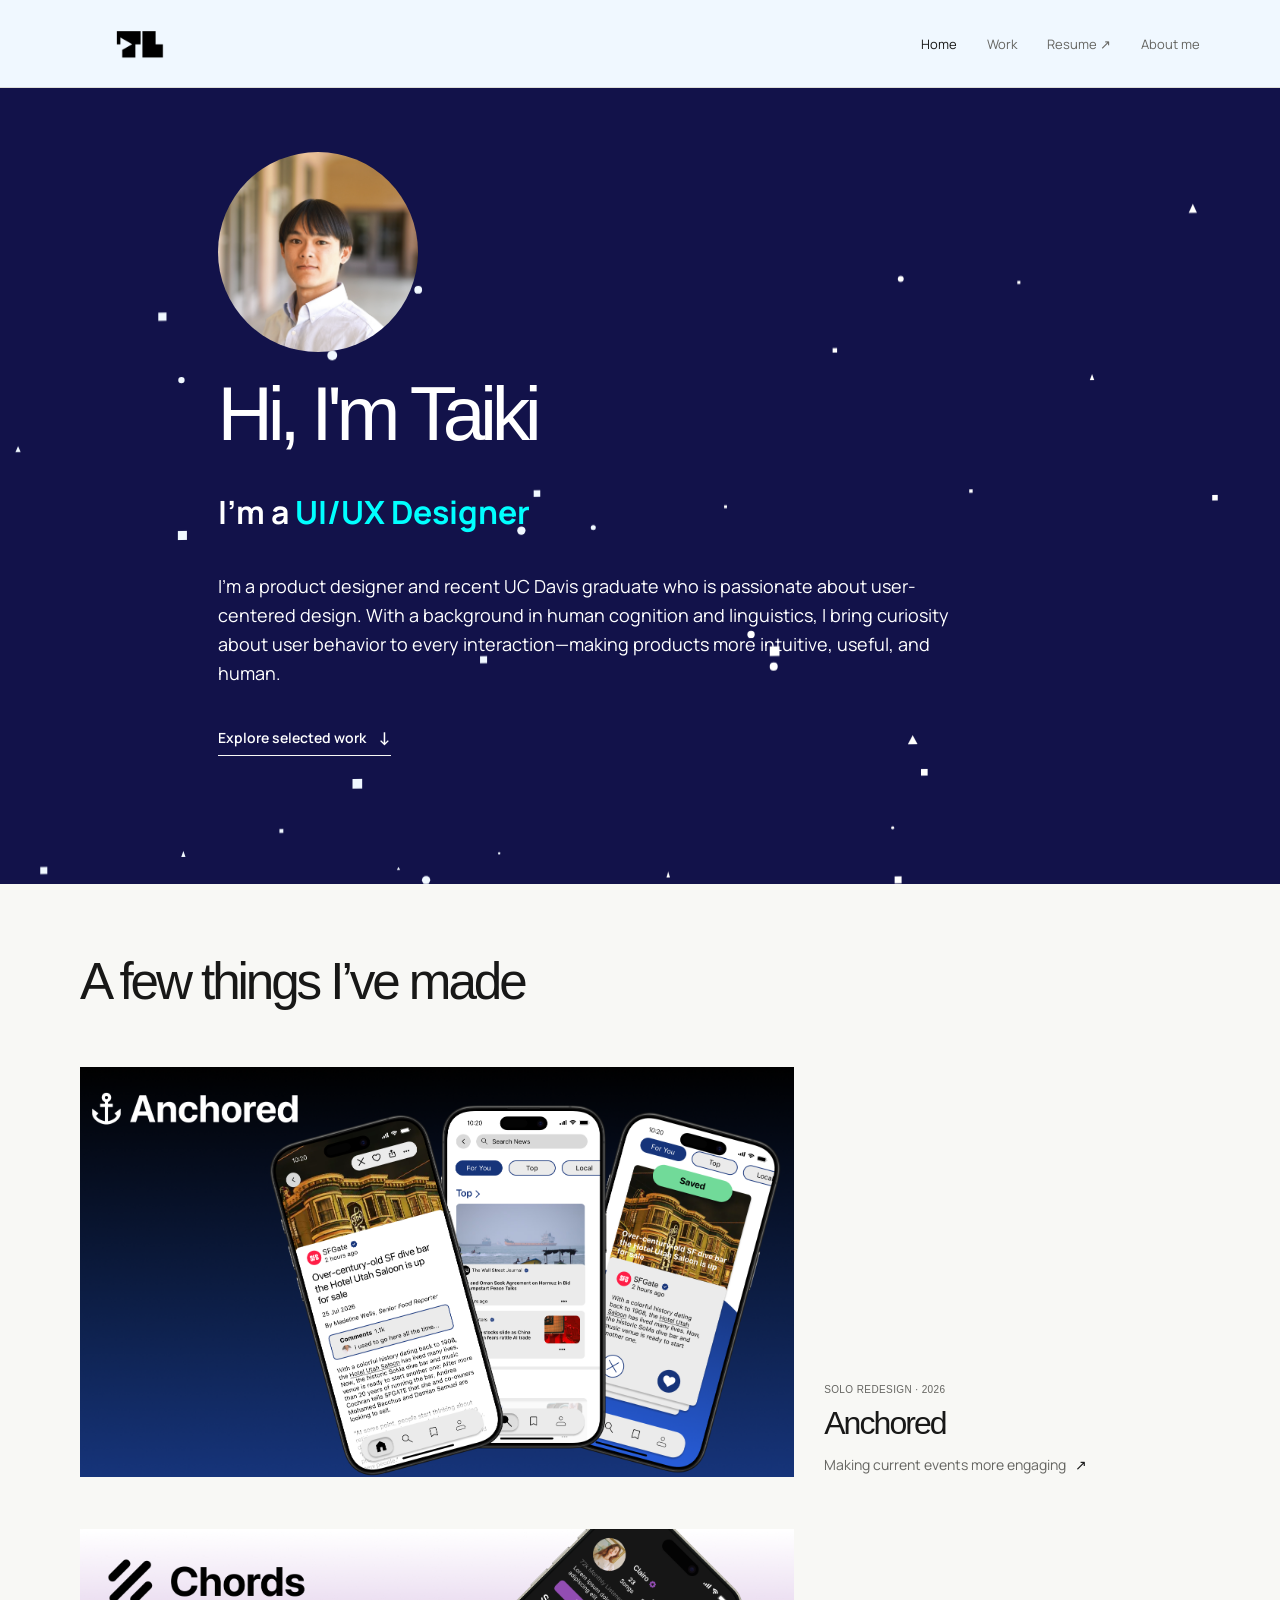
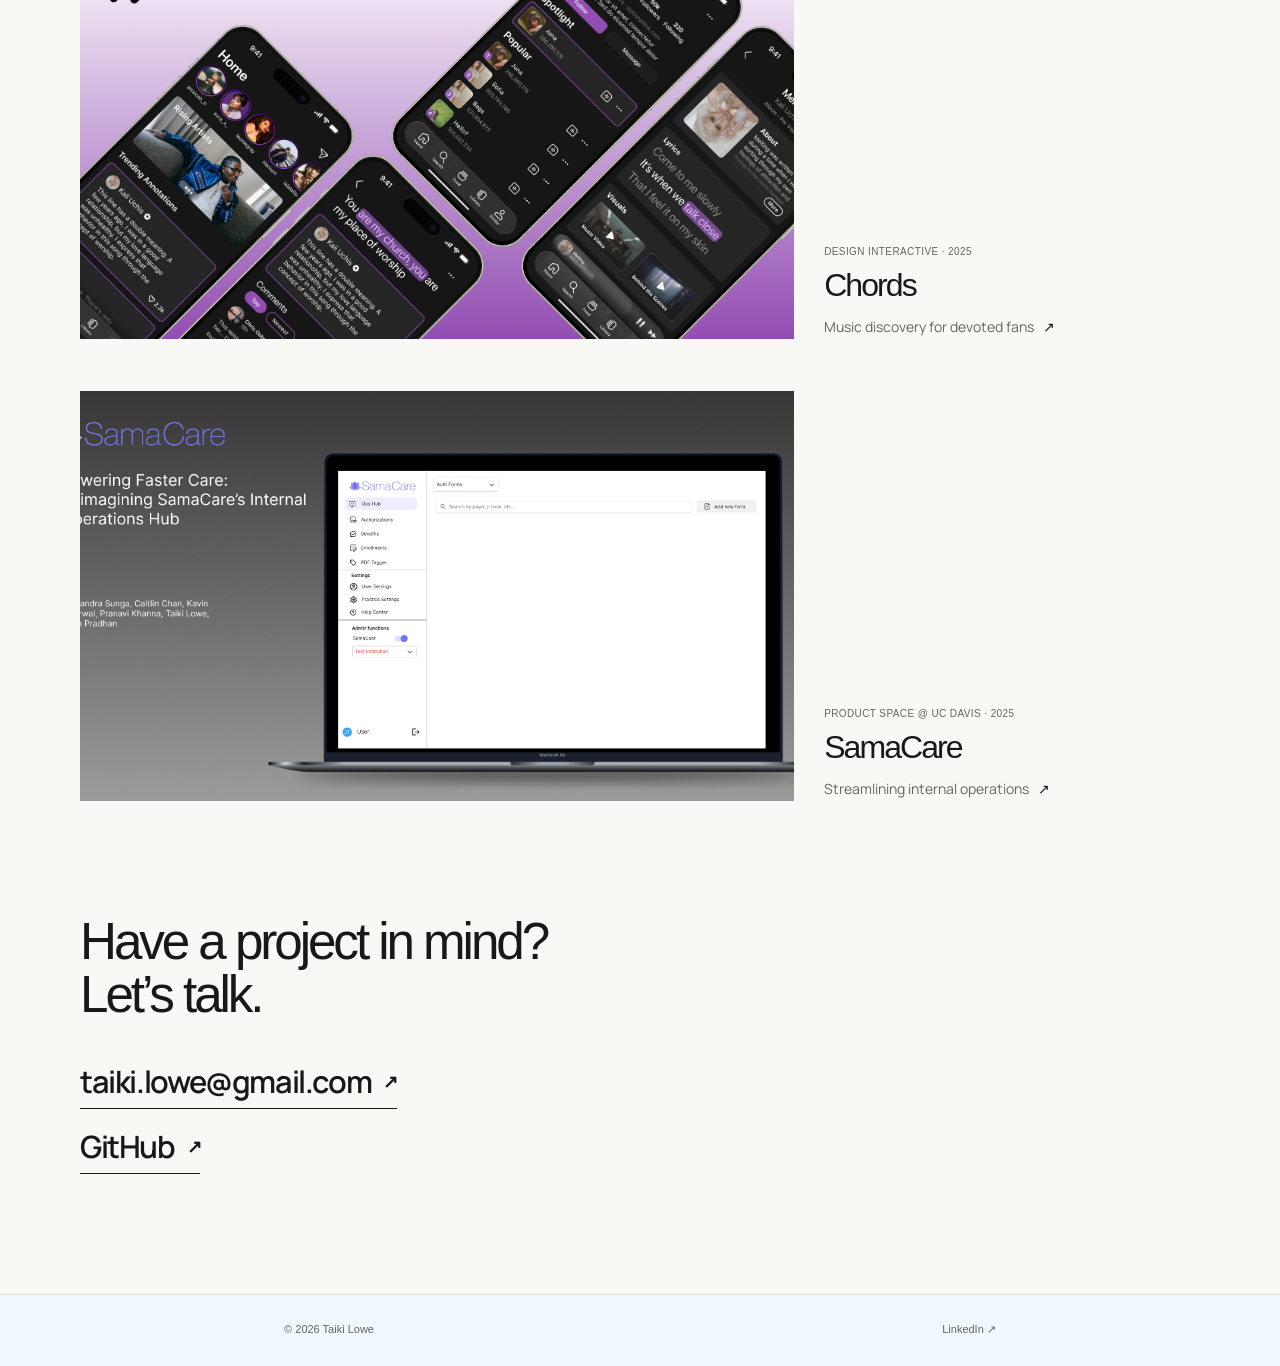
<file: index.html>
<!doctype html>
<html lang="en">
  <head>
    <meta charset="UTF-8" />
    <meta name="viewport" content="width=device-width, initial-scale=1.0" />
    <meta name="description" content="Taiki Lowe — UI/UX and product designer." />
    <title>Taiki Lowe — Product Designer</title>
    <link rel="icon" type="image/x-icon" sizes="32x32" href="Fixed TL.ico">
    <link rel="stylesheet" href="styles.css" />
        <style> 
      .cycler-container {
            font-size: 2rem;
            font-weight: bold;
            color: #ffffff;
        }
        .highlight {
            color: #00ffff;
            transition: opacity 0.3s ease;
        }
    </style>
  </head>
  <body>
    <header class="site-header"><a class="wordmark" href="index.html">
      <img src="TL.png" alt="Taiki Lowe" width="200" height="200" style="transform: translate(-40px, 10px);">
    </a>
    <nav aria-label="Primary">
      <a class="active" href="index.html">Home</a>
      <a href="#work">Work</a>
      <a href="tslowe resume 5.pdf" target="_blank" rel="noreferrer">Resume <span aria-hidden="true">↗</span></a>
      <a href="about.html">About me</a>
    </nav>
  </header>
    <main>
      <section class="hero wrap finisher-header">  
        
          <img class="portrait" src="Taiki Headshot.jpg" alt="Taiki Lowe" />
            <h1 style="color: white">Hi, I'm Taiki</h1> 
            <div class="cycler-container">
        I'm a <span id="cycling-word" class="highlight">UI/UX Designer</span>
      </div>
        <p style="color: white" class="intro">I'm a product designer and recent UC Davis graduate who is passionate about user-centered design. With a background in human cognition and linguistics, I bring curiosity about user behavior to every interaction—making products more intuitive, useful, and human.</p>
        <a style="color: white" class="text-link" href="#work">Explore selected work <span>↓</span></a>
        
        </section>
      <section class="work wrap" id="work" aria-labelledby="work-title"><p style="margin-top: 45px; margin-bottom: 45px;"></p><div class="section-head"><h2 id="work-title">A few things I’ve made</h2></div><div class="project-list">
        <a class="project-card anchored" href="projects/anchored.html"><div class="project-art"><img src="Anchored Hero Banner.png" alt="Anchored app screens" /></div><div class="project-meta"><p>Solo redesign · 2026</p><h3>Anchored</h3><span>Making current events more engaging <b>↗</b></span></div></a>
        <a class="project-card chords" href="projects/chords.html"><div class="project-art"><img src="Hero Banner.png" alt="Chords app screens" /></div><div class="project-meta"><p>Design Interactive · 2025</p><h3>Chords</h3><span>Music discovery for devoted fans <b>↗</b></span></div></a>
        <a class="project-card samacare" href="projects/samacare.html"><div class="project-art"><img src="SamaCare Hero Image.png" alt="SamaCare platform screens" /></div><div class="project-meta"><p>Product Space @ UC Davis · 2025</p><h3>SamaCare</h3><span>Streamlining internal operations <b>↗</b></span></div></a></div>
      </section>
      <section class="contact wrap">
        <h2>Have a project in mind?<br />Let’s talk.</h2>
        <a class="contact-email" href="mailto:taiki.lowe@gmail.com" target="_blank">taiki.lowe@gmail.com <span>↗</span></a>
        <p></p>
        <a class="contact-email" href="https://github.com/TaikiLowe" target="_blank">GitHub <span>↗</span></a>
      </section>
    </main>
    <footer><span>© 2026 Taiki Lowe</span><a href="https://www.linkedin.com/in/taikilowe8" target="_blank" rel="noreferrer">LinkedIn ↗</a></footer>
    <script src="finisher-header.es5.min.js" type="text/javascript"></script>
    <script type="text/javascript">
      let headerInstance;

      function initHeader() {
    // If an instance already exists, destroy it before making a new one
    if (headerInstance && typeof headerInstance.destroy === 'function') {
      headerInstance.destroy(); 
    }

headerInstance = new FinisherHeader({
  "count": 40,
  "size": {
    "min": 2,
    "max": 10,
    "pulse": 0
  },
  "speed": {
    "x": {
      "min": 0,
      "max": 0.8
    },
    "y": {
      "min": 0,
      "max": 0.2
    }
  },
  "colors": {
    "background": "#12124a",
    "particles": [
      "#f0f8ff",
      "#ffffff"
    ]
  },
  "blending": "screen",
  "opacity": {
    "center": 1,
    "edge": 1
  },
  "skew": -1,
  "shapes": [
    "c",
    "s",
    "t"
  ]
});
      }
      // Run on initial load
  initHeader();

  // Run on window resize (with a small timeout to optimize performance)
  let resizeTimeout;
  window.addEventListener('resize', () => {
    clearTimeout(resizeTimeout);
    resizeTimeout = setTimeout(initHeader, 250);
  });
</script>
    <script>
        // Array of words to cycle through
        const words = ["UI/UX Designer", "Frontend Developer", "Language Buff"];
        let currentIndex = 0;
        const wordElement = document.getElementById("cycling-word");

        function cycleWords() {
            // Fade out
            wordElement.style.opacity = 0;
            
            setTimeout(() => {
                // Change word
                currentIndex = (currentIndex + 1) % words.length;
                wordElement.textContent = words[currentIndex];
                // Fade back in
                wordElement.style.opacity = 1;
            }, 300); // Matches transition time
        }

        // Change the word every 2 seconds (2000 milliseconds)
        setInterval(cycleWords, 2000);
    </script>
  </body>
</html>
</file>
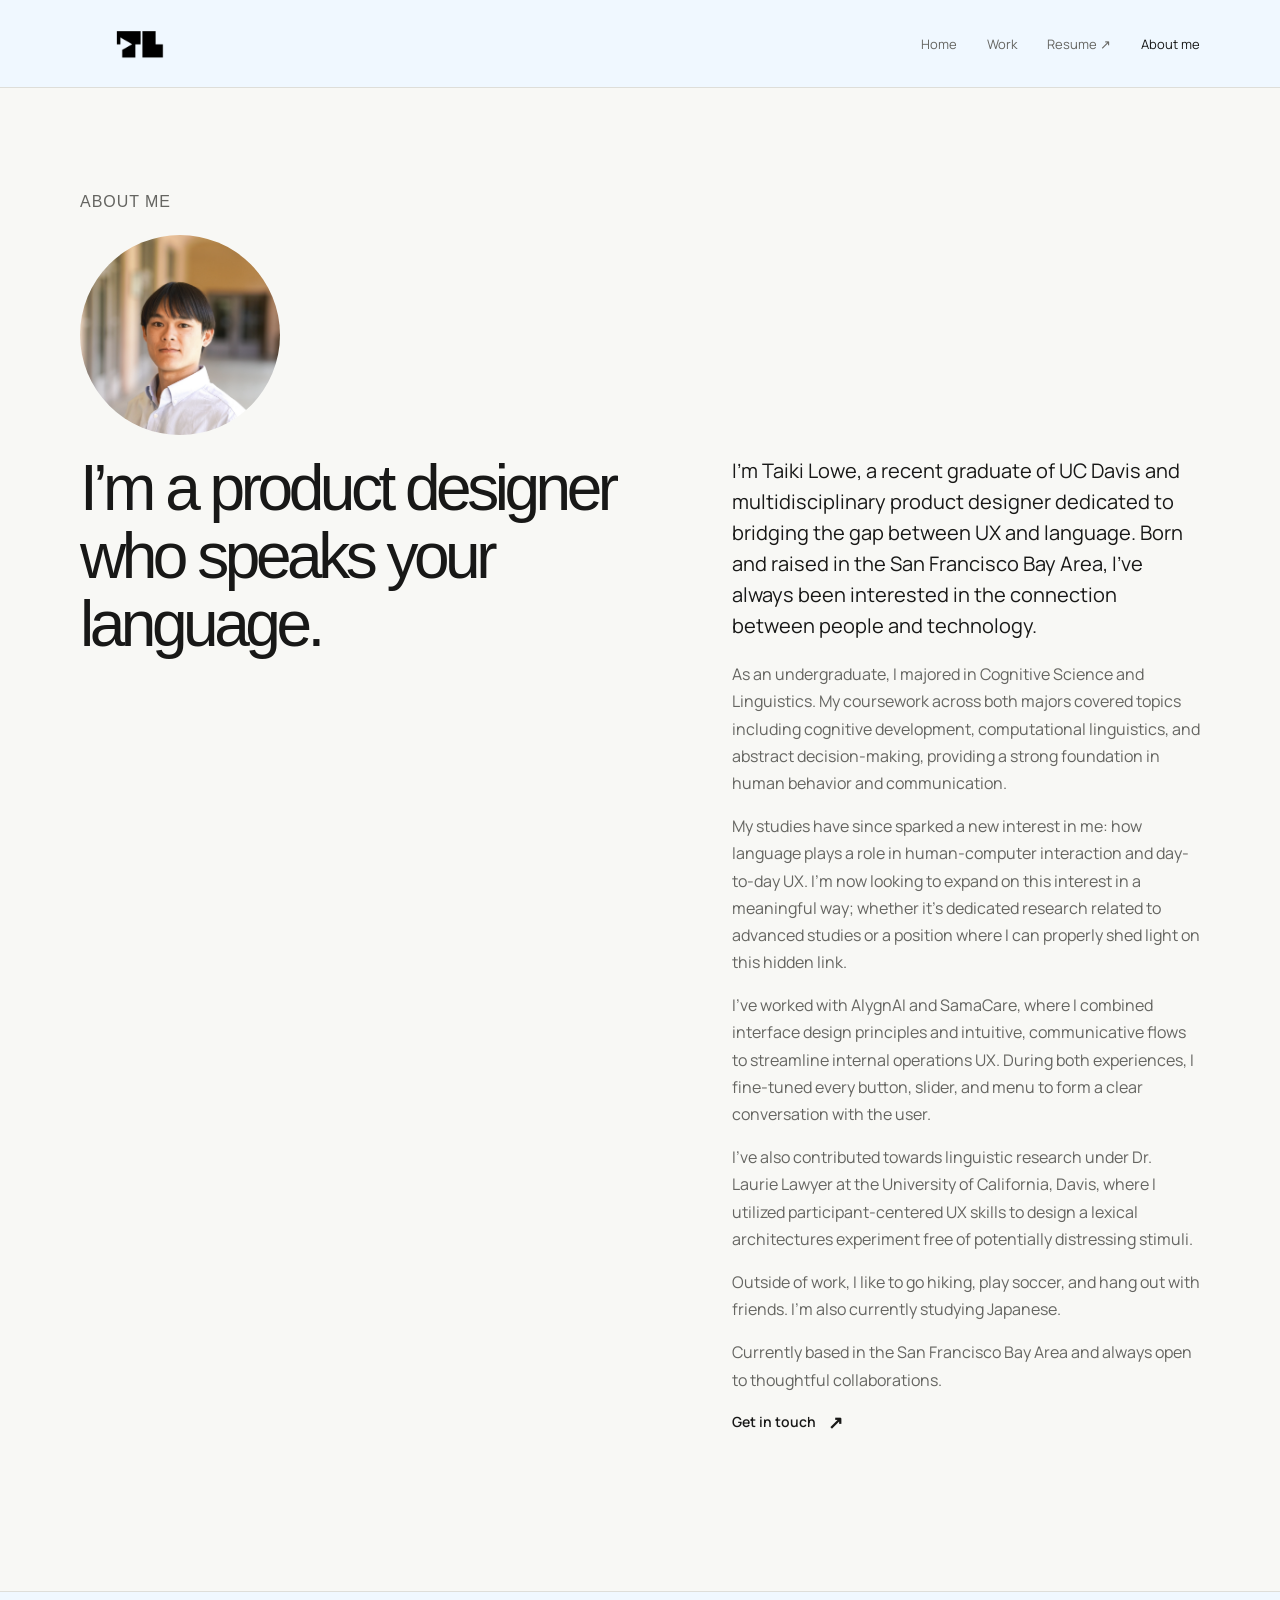
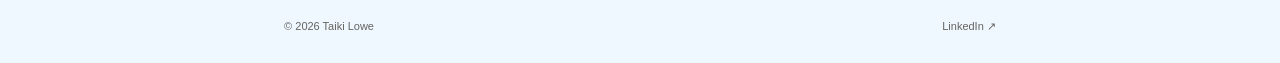
<file: about.html>
<!doctype html>
<html lang="en">
    <head>
        <meta charset="UTF-8" />
        <meta name="viewport" content="width=device-width, initial-scale=1.0" />
        <title>About — Taiki Lowe</title>
        <link rel="icon" type="image/x-icon" sizes="32x32" href="Fixed TL.ico"> 
        <link rel="stylesheet" href="styles.css" />
    </head>
    <body>
        <header class="site-header">
            <a class="wordmark" href="index.html">
                <img src="TL.png" alt="Taiki Lowe" width="200" height="200" style="transform: translate(-40px, 10px);">
            </a>
            <nav aria-label="Primary">
                <a href="index.html">Home</a>
                <a href="index.html#work">Work</a>
                <a href="tslowe resume 5.pdf" target="_blank" rel="noreferrer">Resume ↗</a>
                <a class="active" href="about.html">About me</a>
            </nav>
        </header>
        <main class="about wrap">
            <p class="eyebrow">About me</p>
            <img class="portrait" src="Taiki Headshot.jpg" alt="Taiki Lowe" />
            <div class="about-grid">
                <h1>I’m a product designer who speaks your language.</h1>
                <div>
                    <p class="large-copy">I’m Taiki Lowe, a recent graduate of UC Davis and multidisciplinary product designer dedicated to bridging the gap between UX and language. Born and raised in the San Francisco Bay Area, I've always been interested in the connection between people and technology.</p>
                    <p>As an undergraduate, I majored in Cognitive Science and Linguistics. My coursework across both majors covered topics including cognitive development, computational linguistics, and abstract decision-making, providing a strong foundation in human behavior and communication.</p>
                    <p>My studies have since sparked a new interest in me: how language plays a role in human-computer interaction and day-to-day UX. I'm now looking to expand on this interest in a meaningful way; whether it's dedicated research related to advanced studies or a position where I can properly shed light on this hidden link.</p>
                    <p>I've worked with AlygnAI and SamaCare, where I combined interface design principles and intuitive, communicative flows to streamline internal operations UX. During both experiences, I fine-tuned every button, slider, and menu to form a clear conversation with the user.</p>
                    <p>I've also contributed towards linguistic research under Dr. Laurie Lawyer at the University of California, Davis, where I utilized participant-centered UX skills to design a lexical architectures experiment free of potentially distressing stimuli.</p>
                    <p>Outside of work, I like to go hiking, play soccer, and hang out with friends. I'm also currently studying Japanese.</p>
                    <p>Currently based in the San Francisco Bay Area and always open to thoughtful collaborations.</p>
                    <a class="text-link" href="mailto:taiki.lowe@gmail.com" target="_blank">Get in touch <span>↗</span></a>
                </div>
            </div>
        </main>
        <footer>
            <span>© 2026 Taiki Lowe</span><a href="https://www.linkedin.com/in/taikilowe8" target="_blank" rel="noreferrer">LinkedIn ↗</a>
        </footer>
    </body>
    </html>
</file>
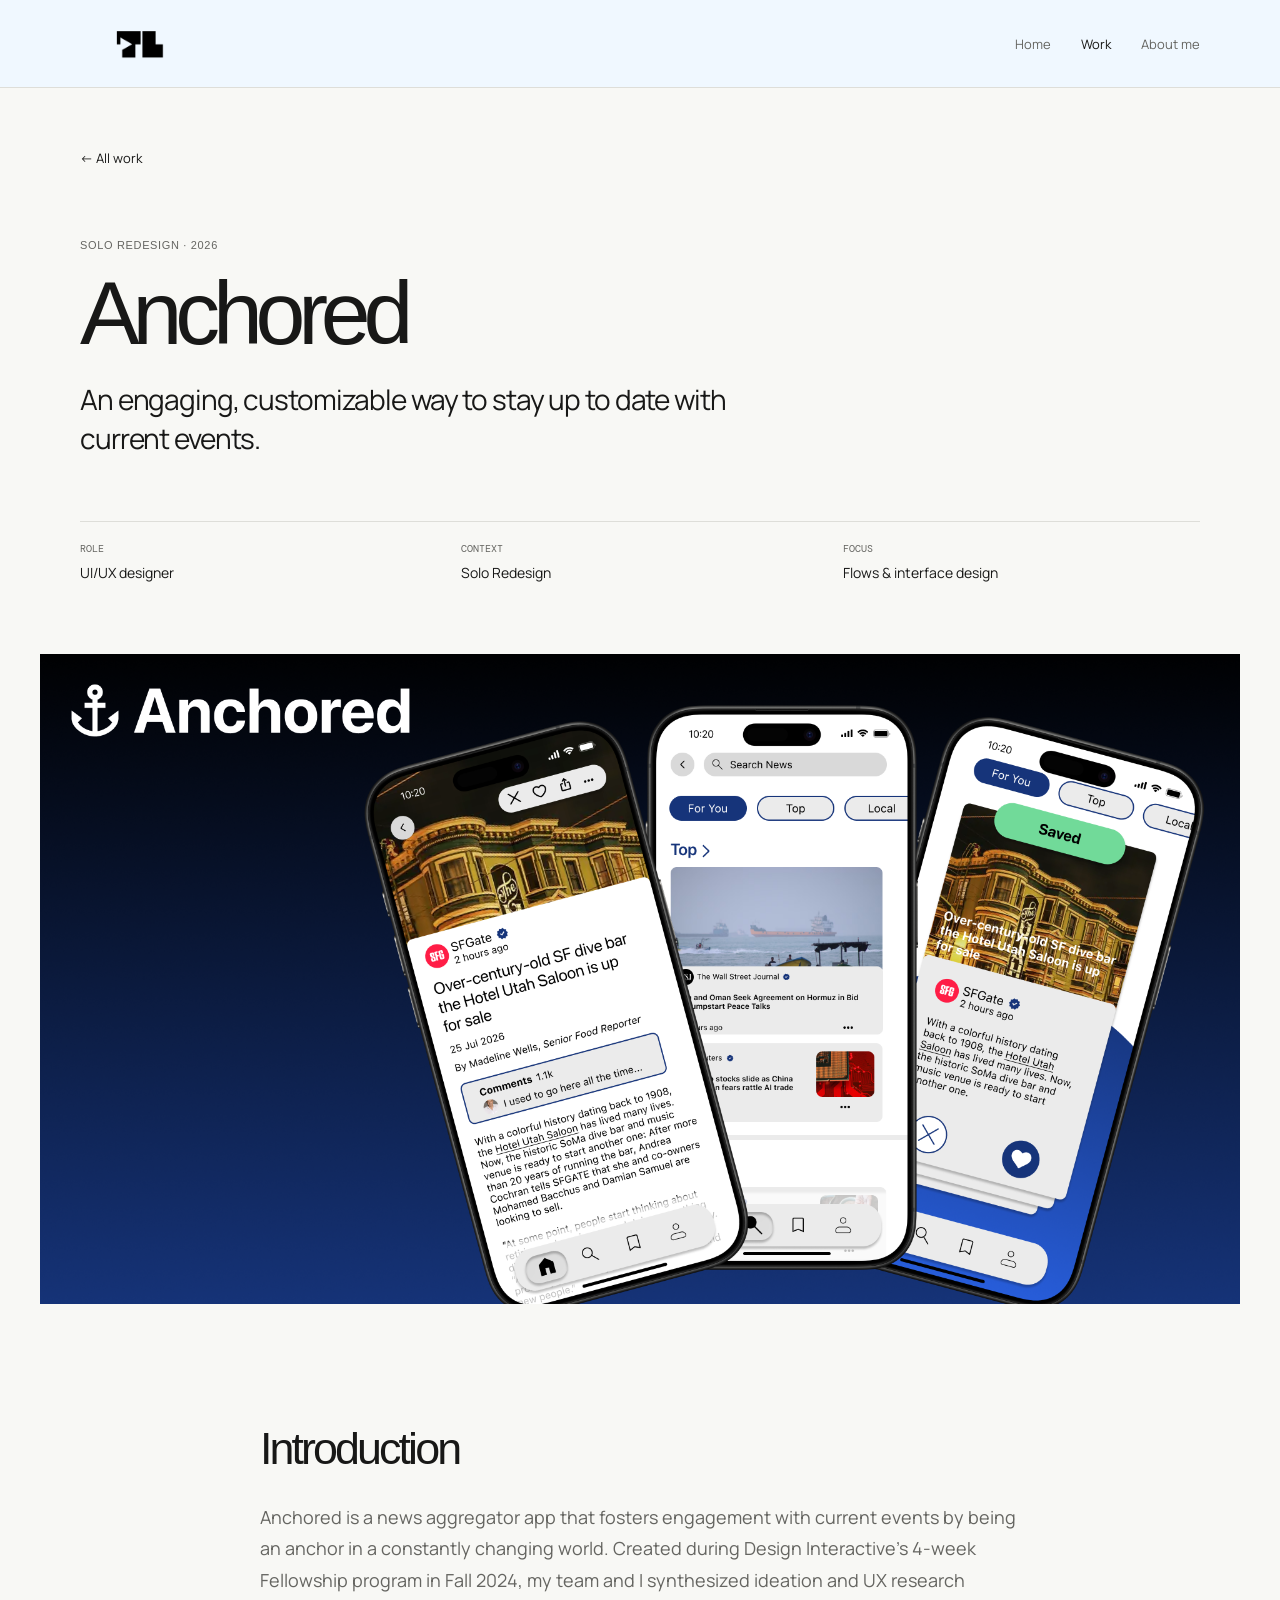
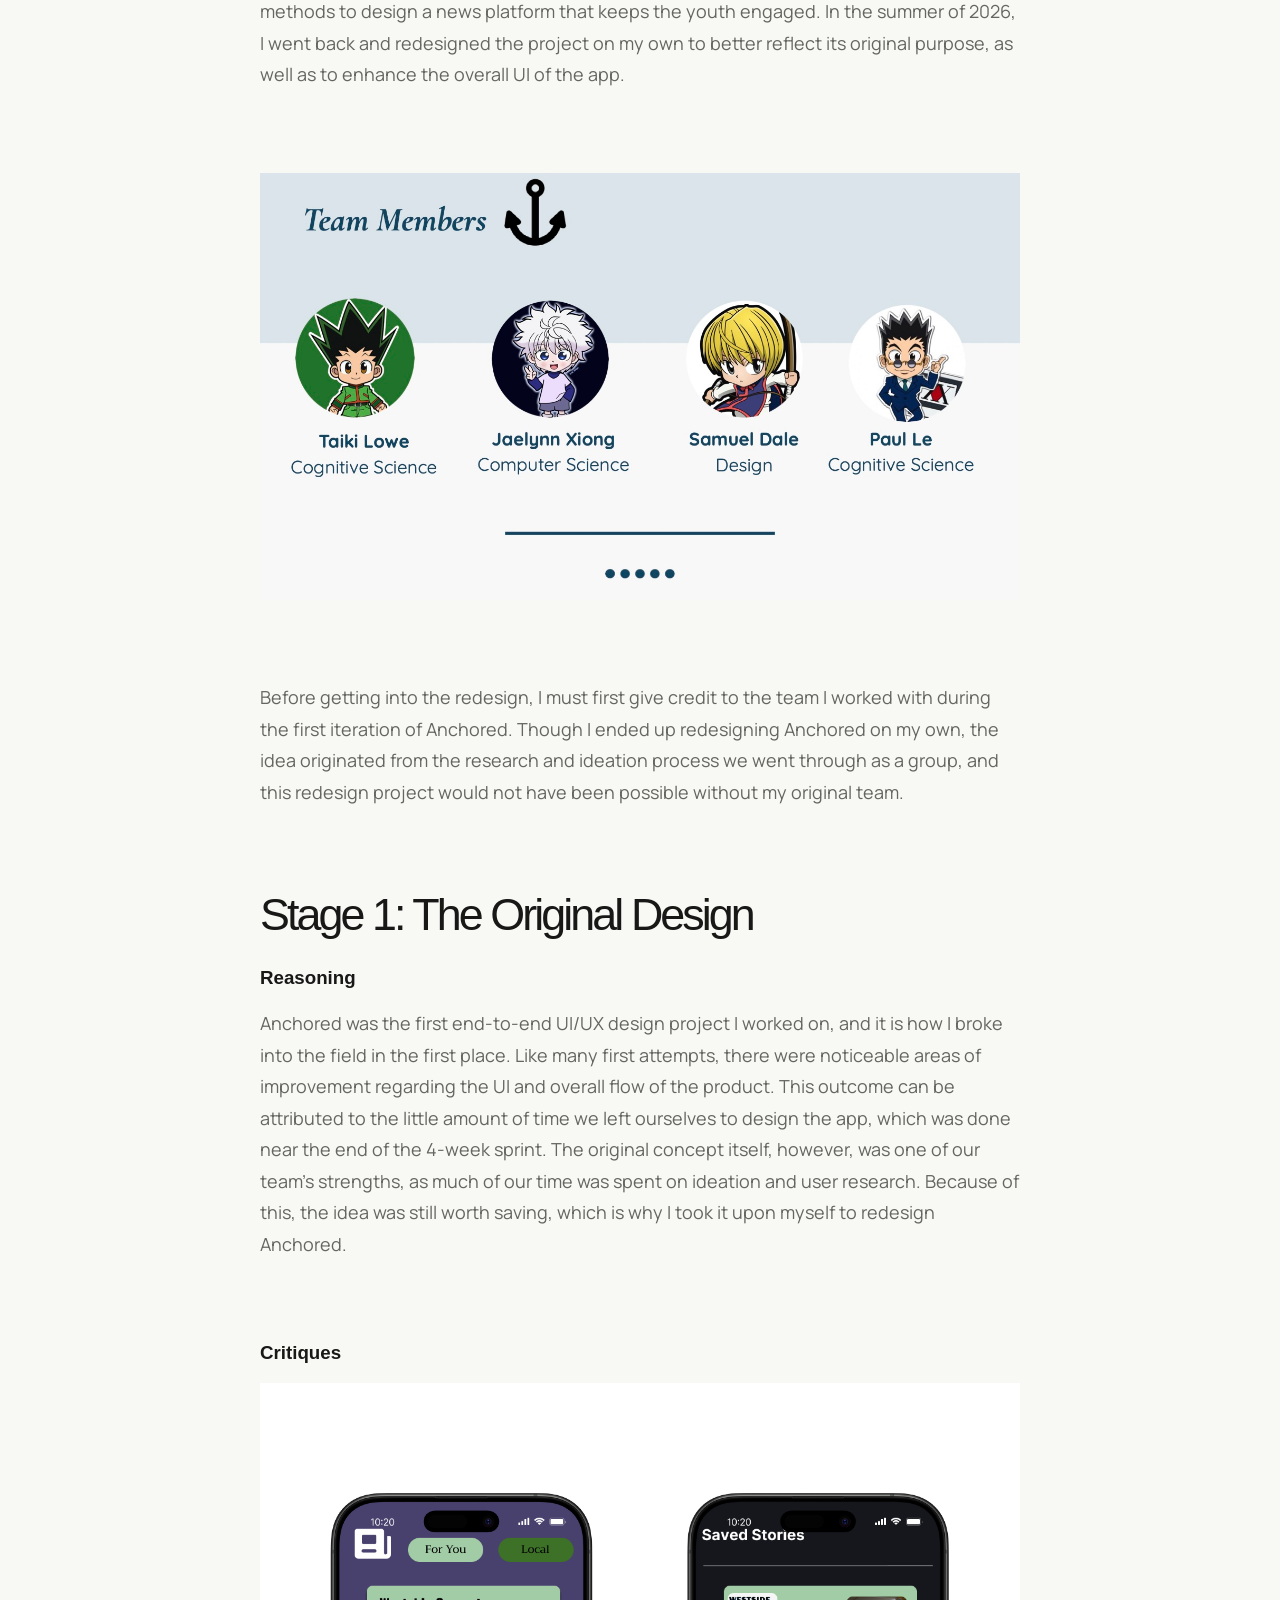
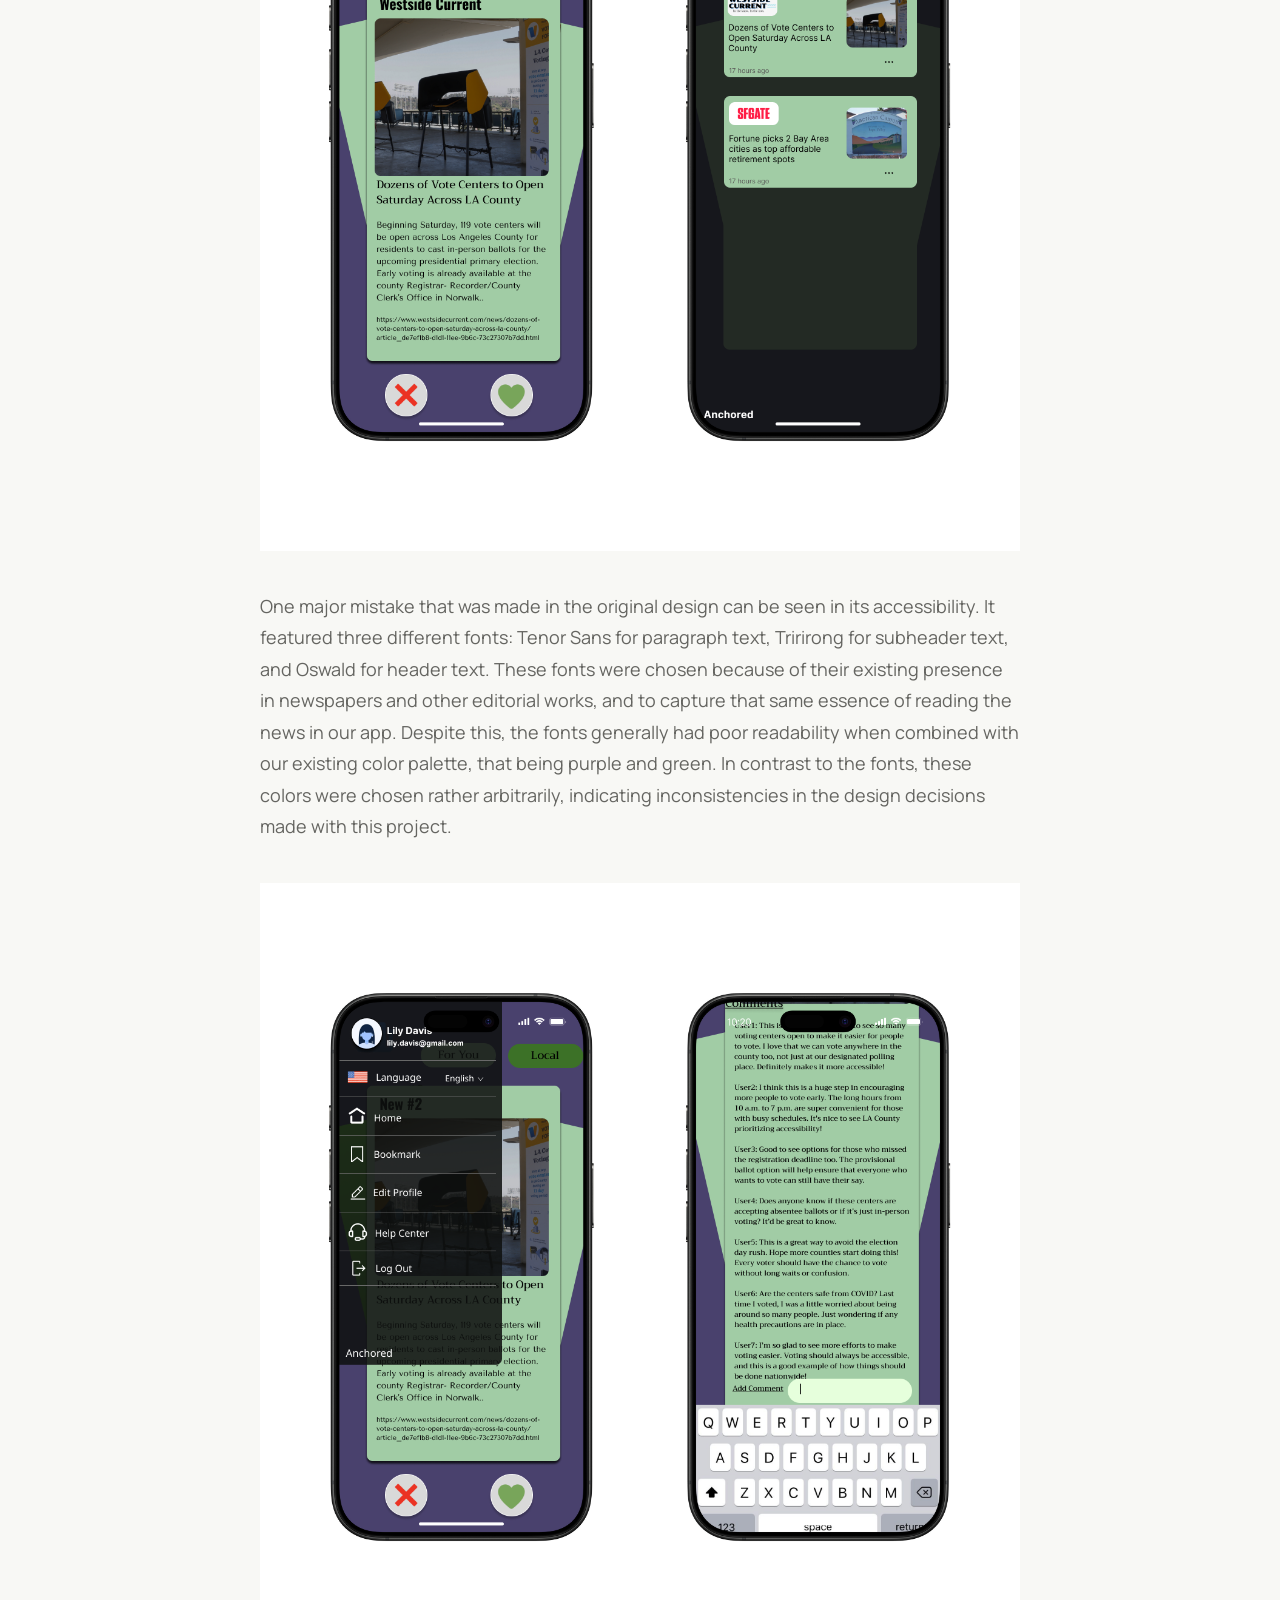
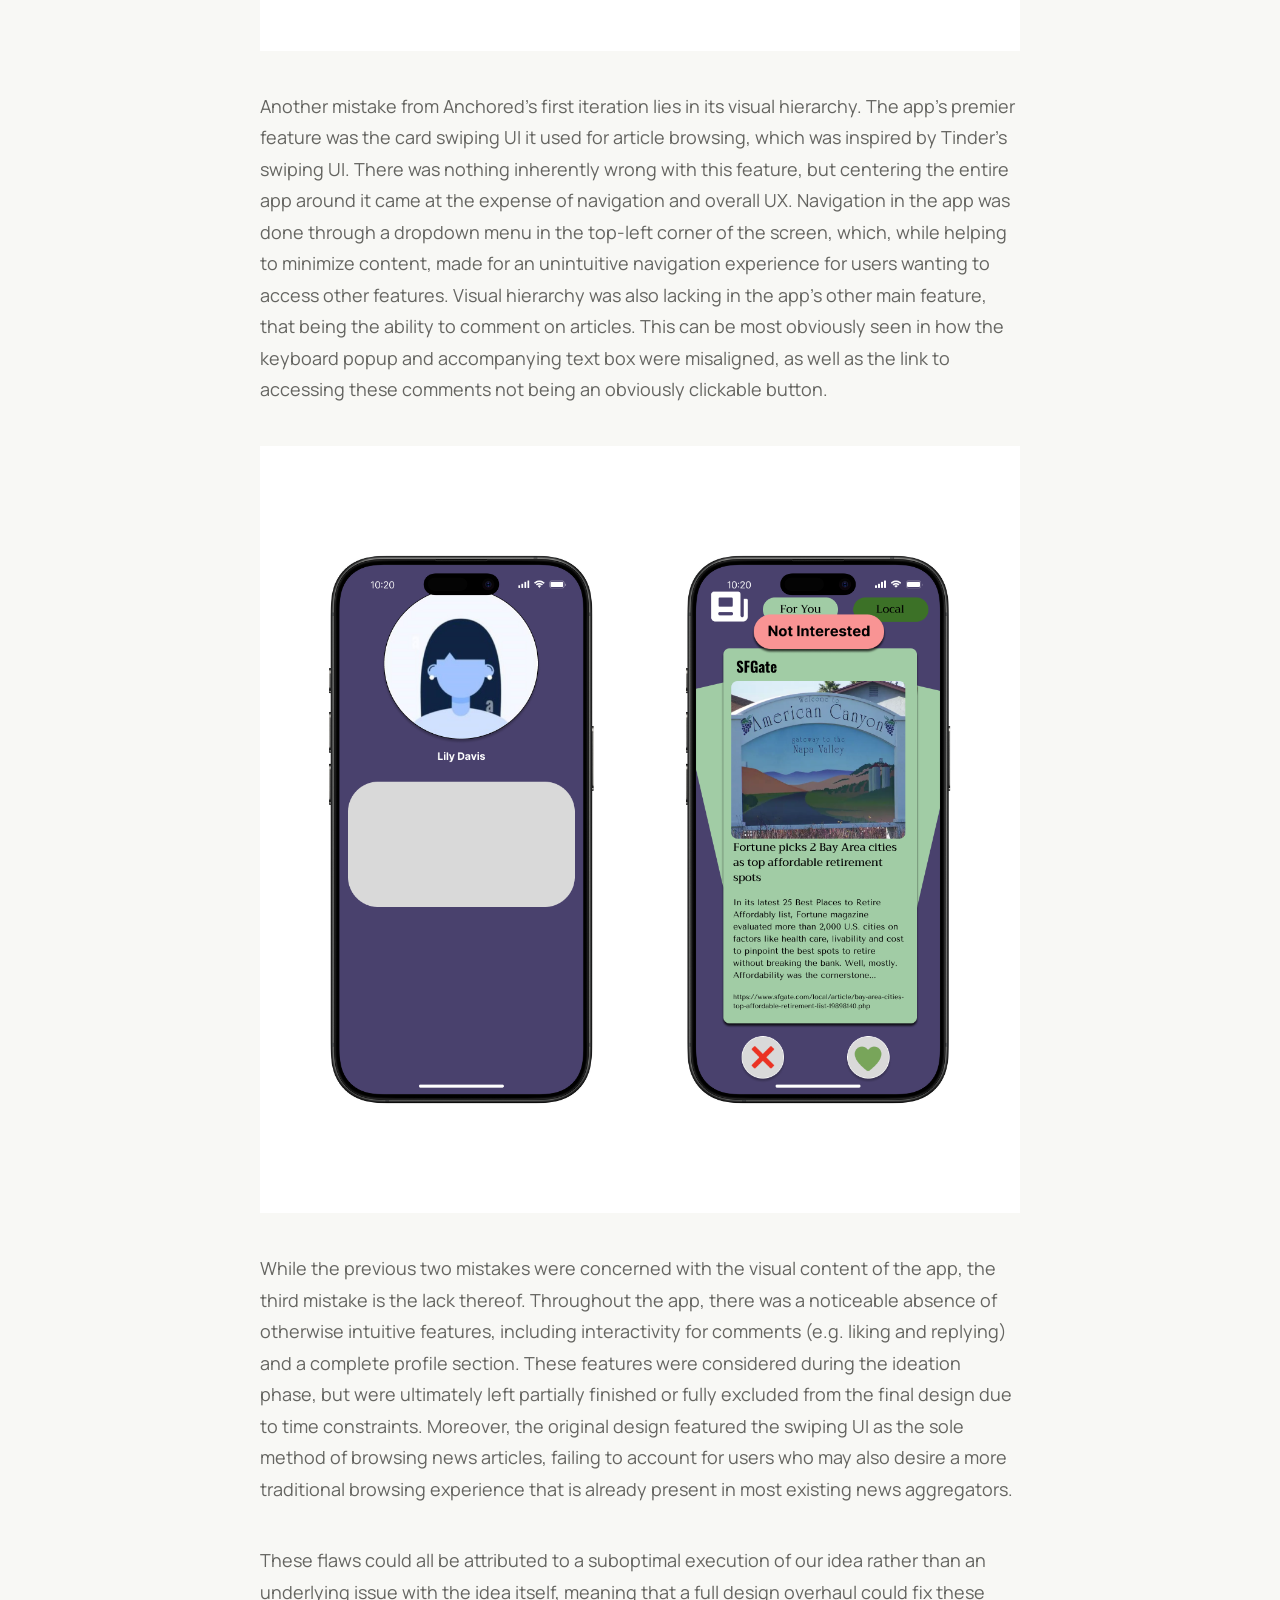
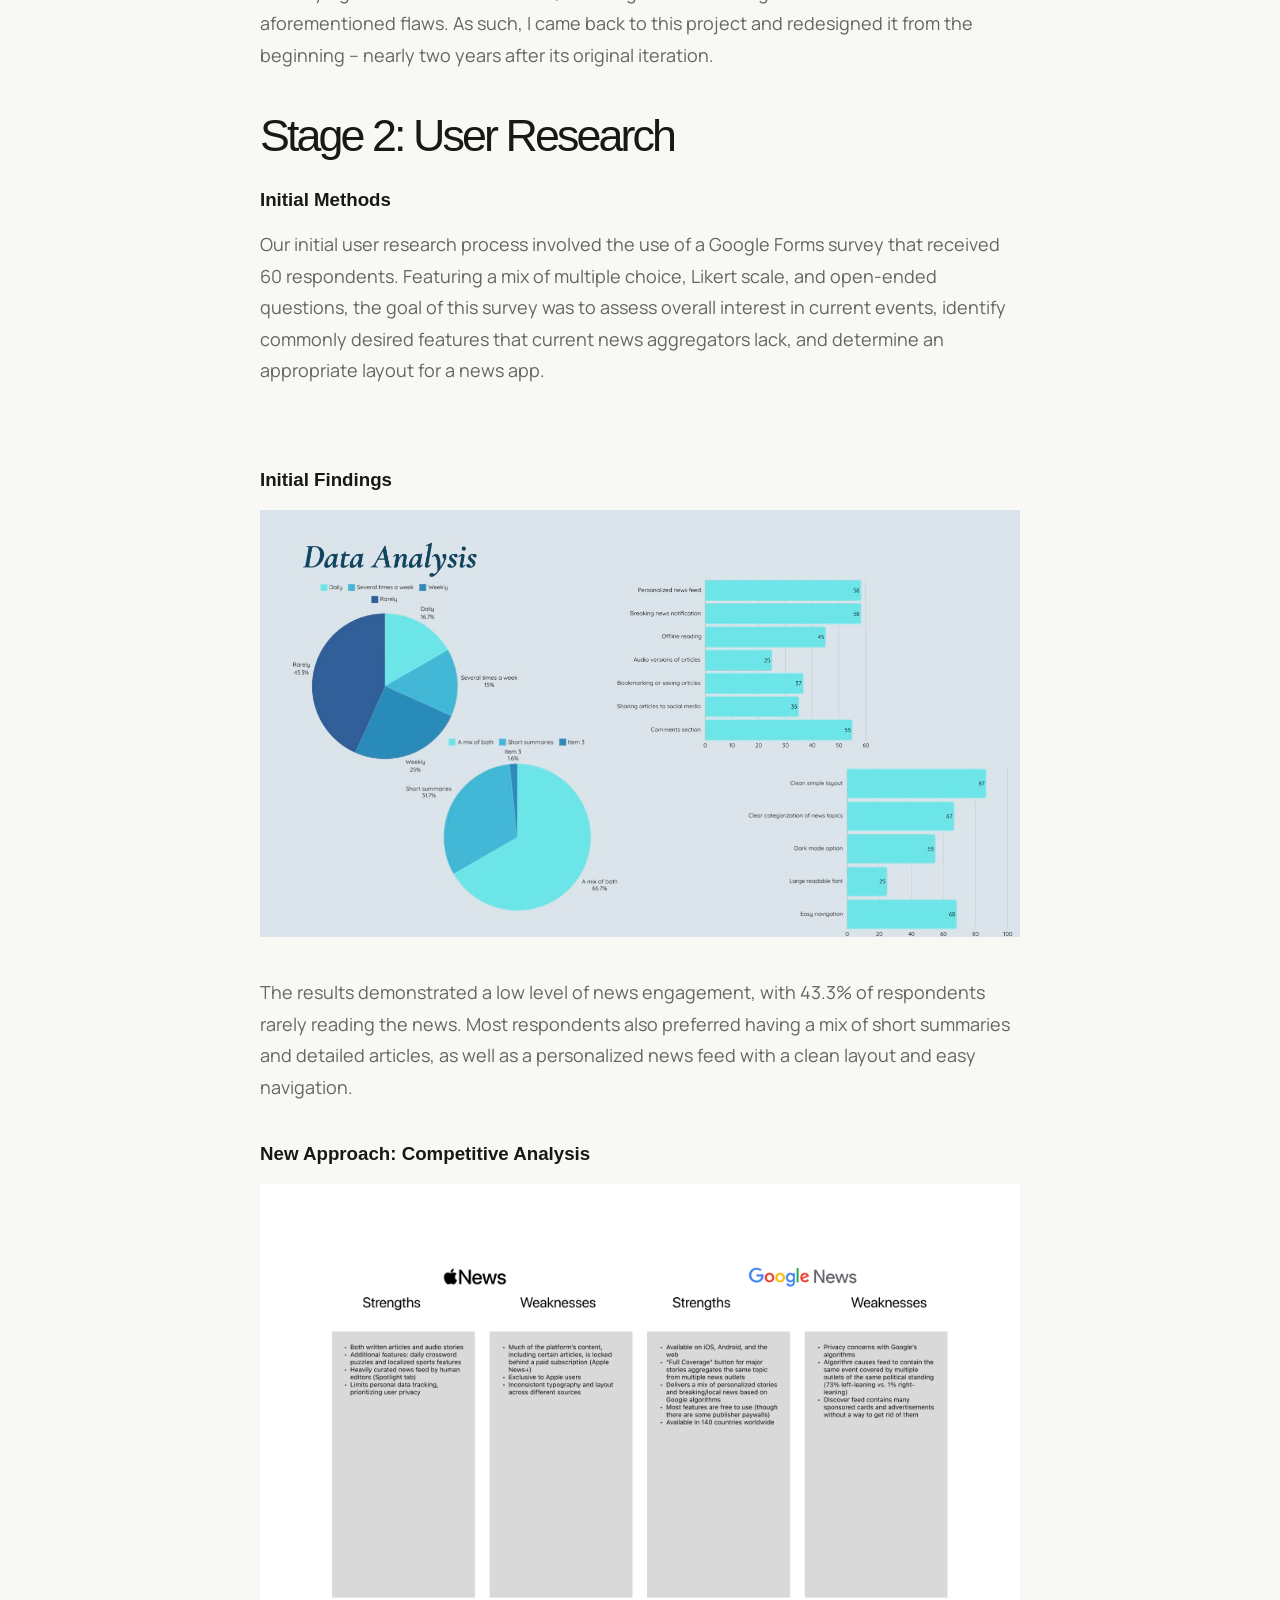
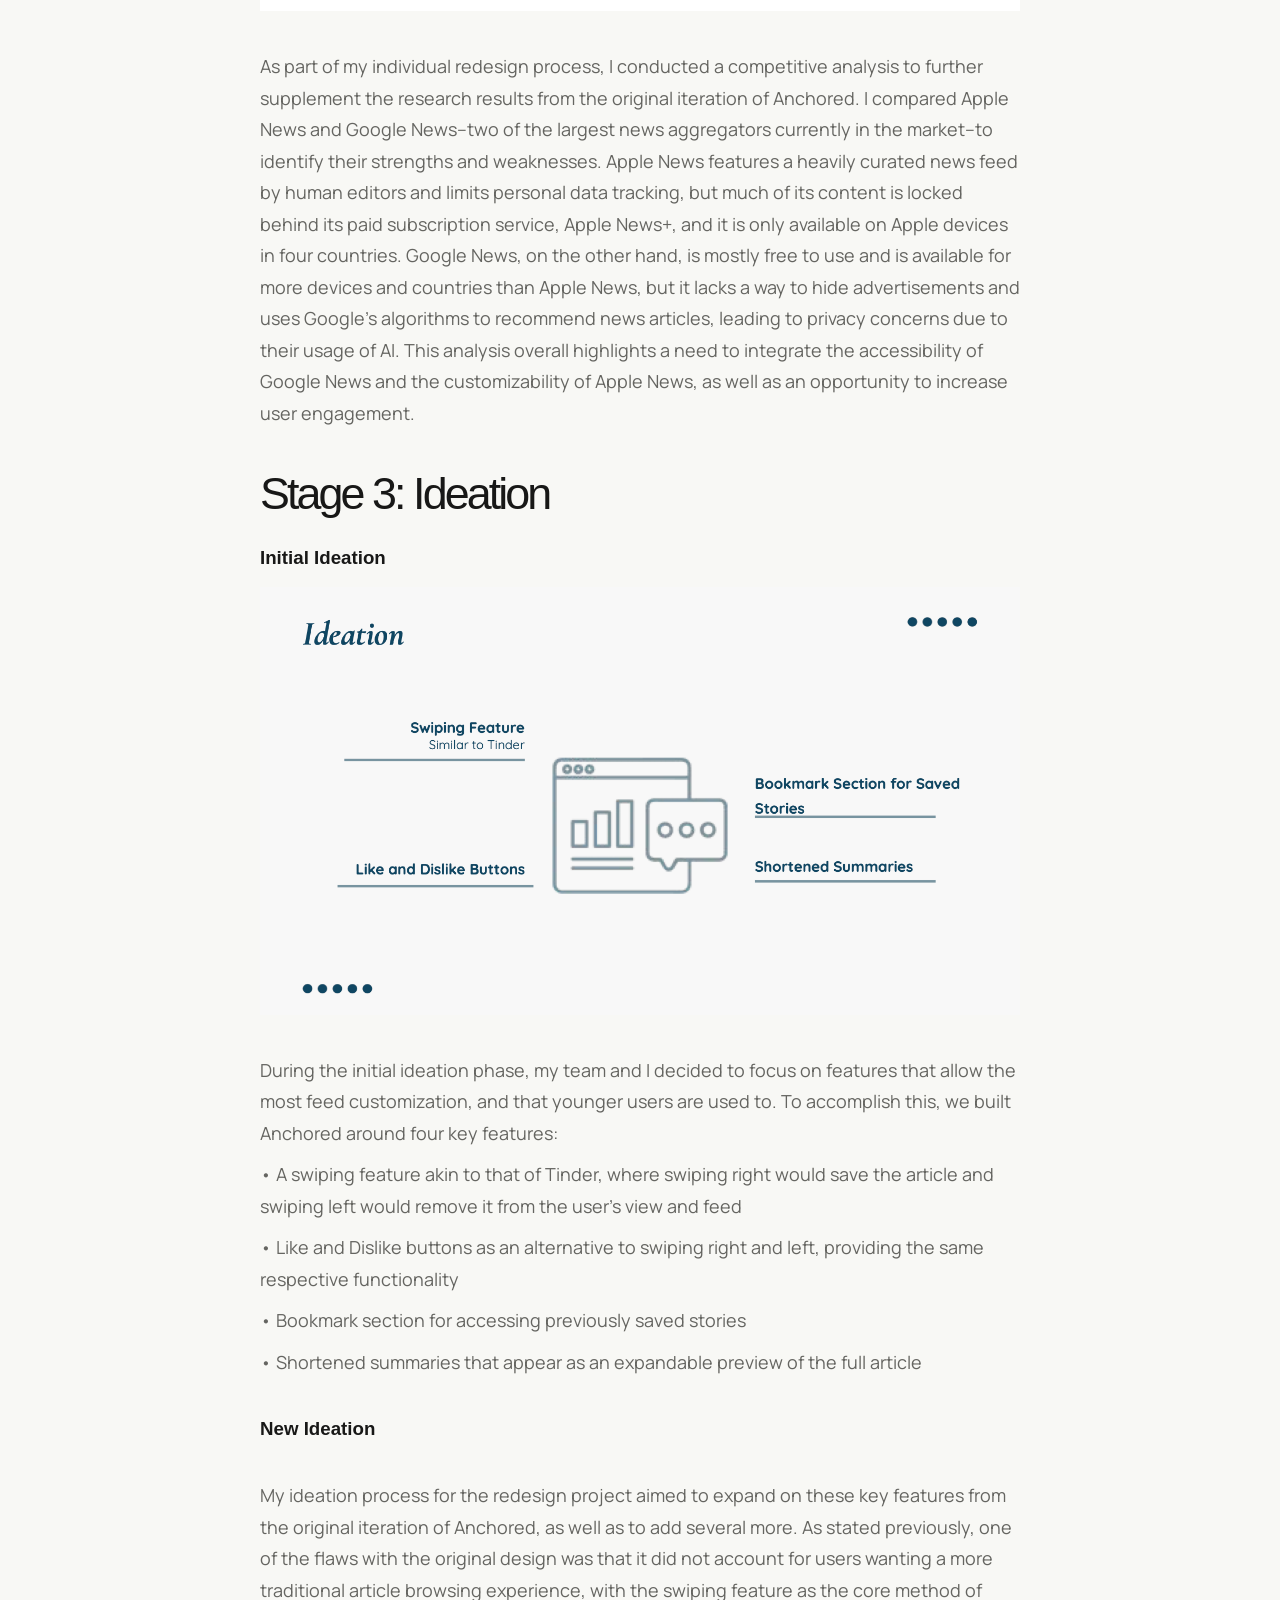
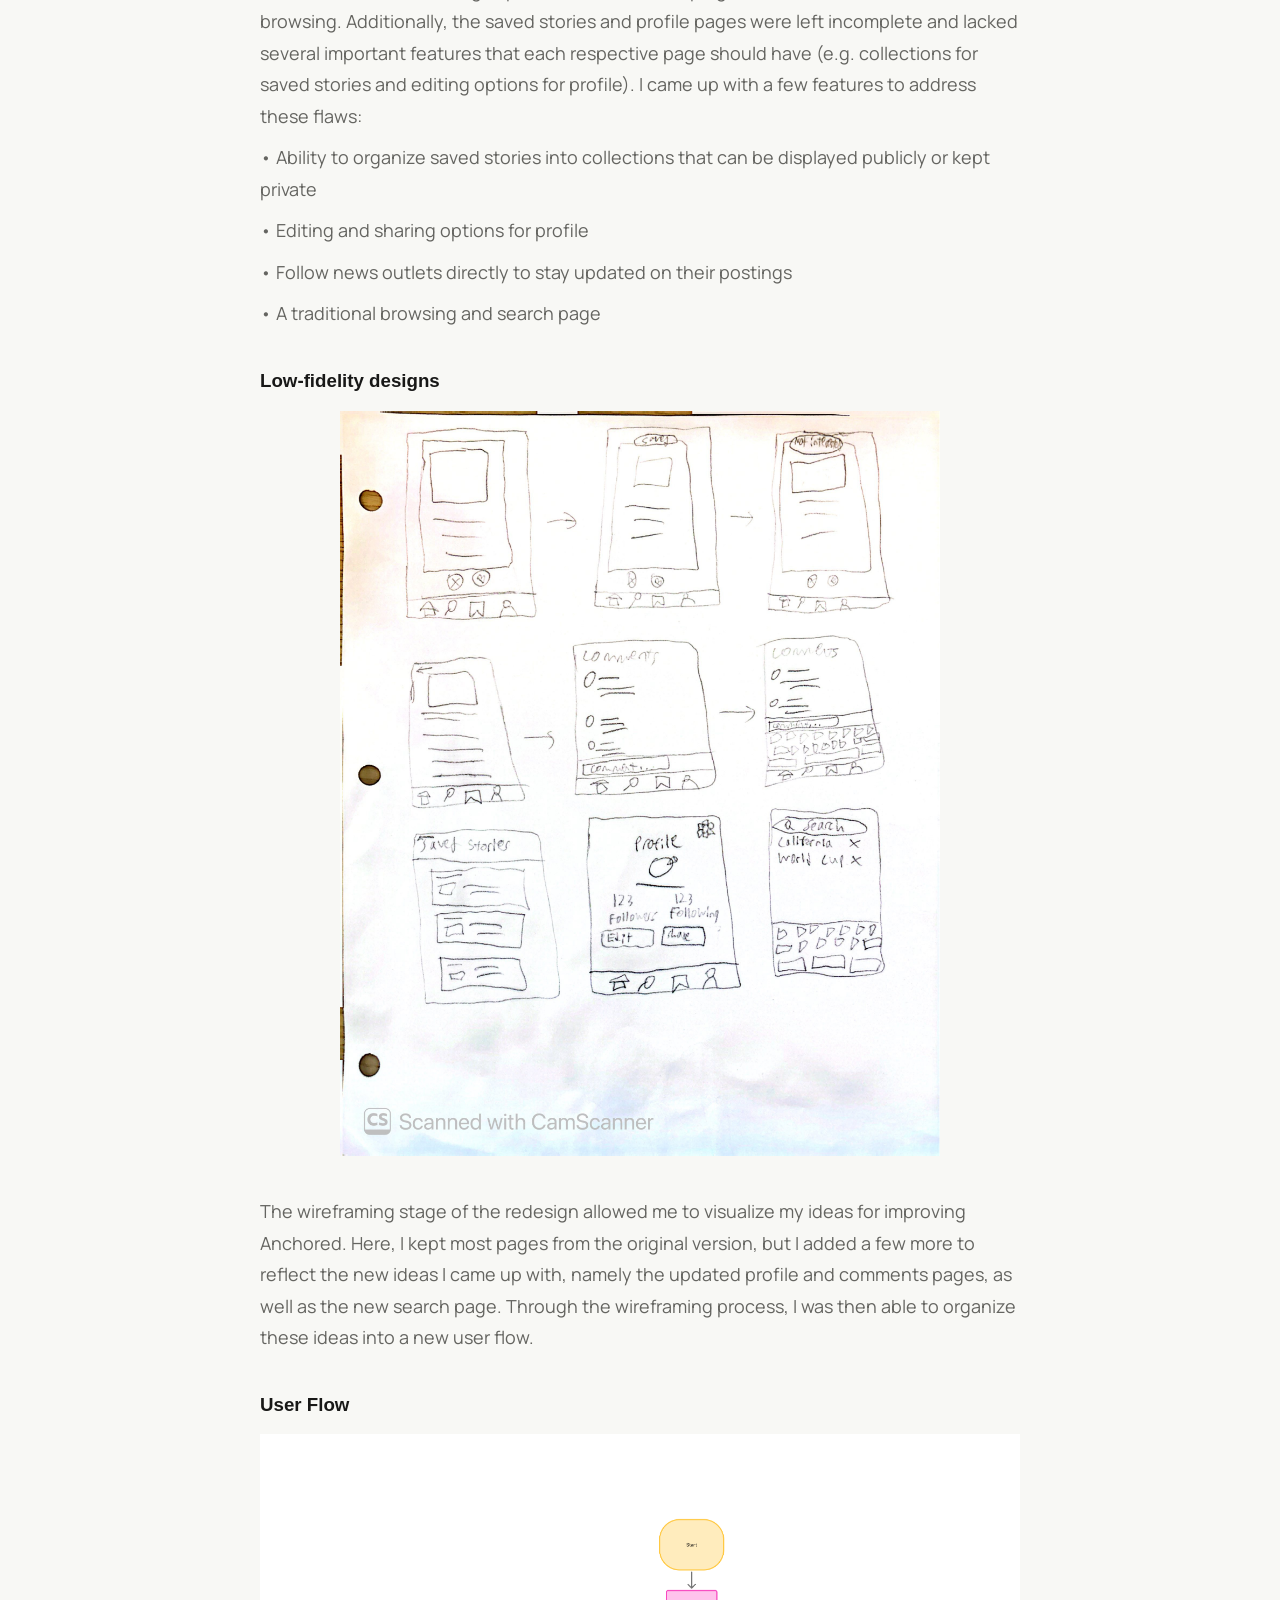
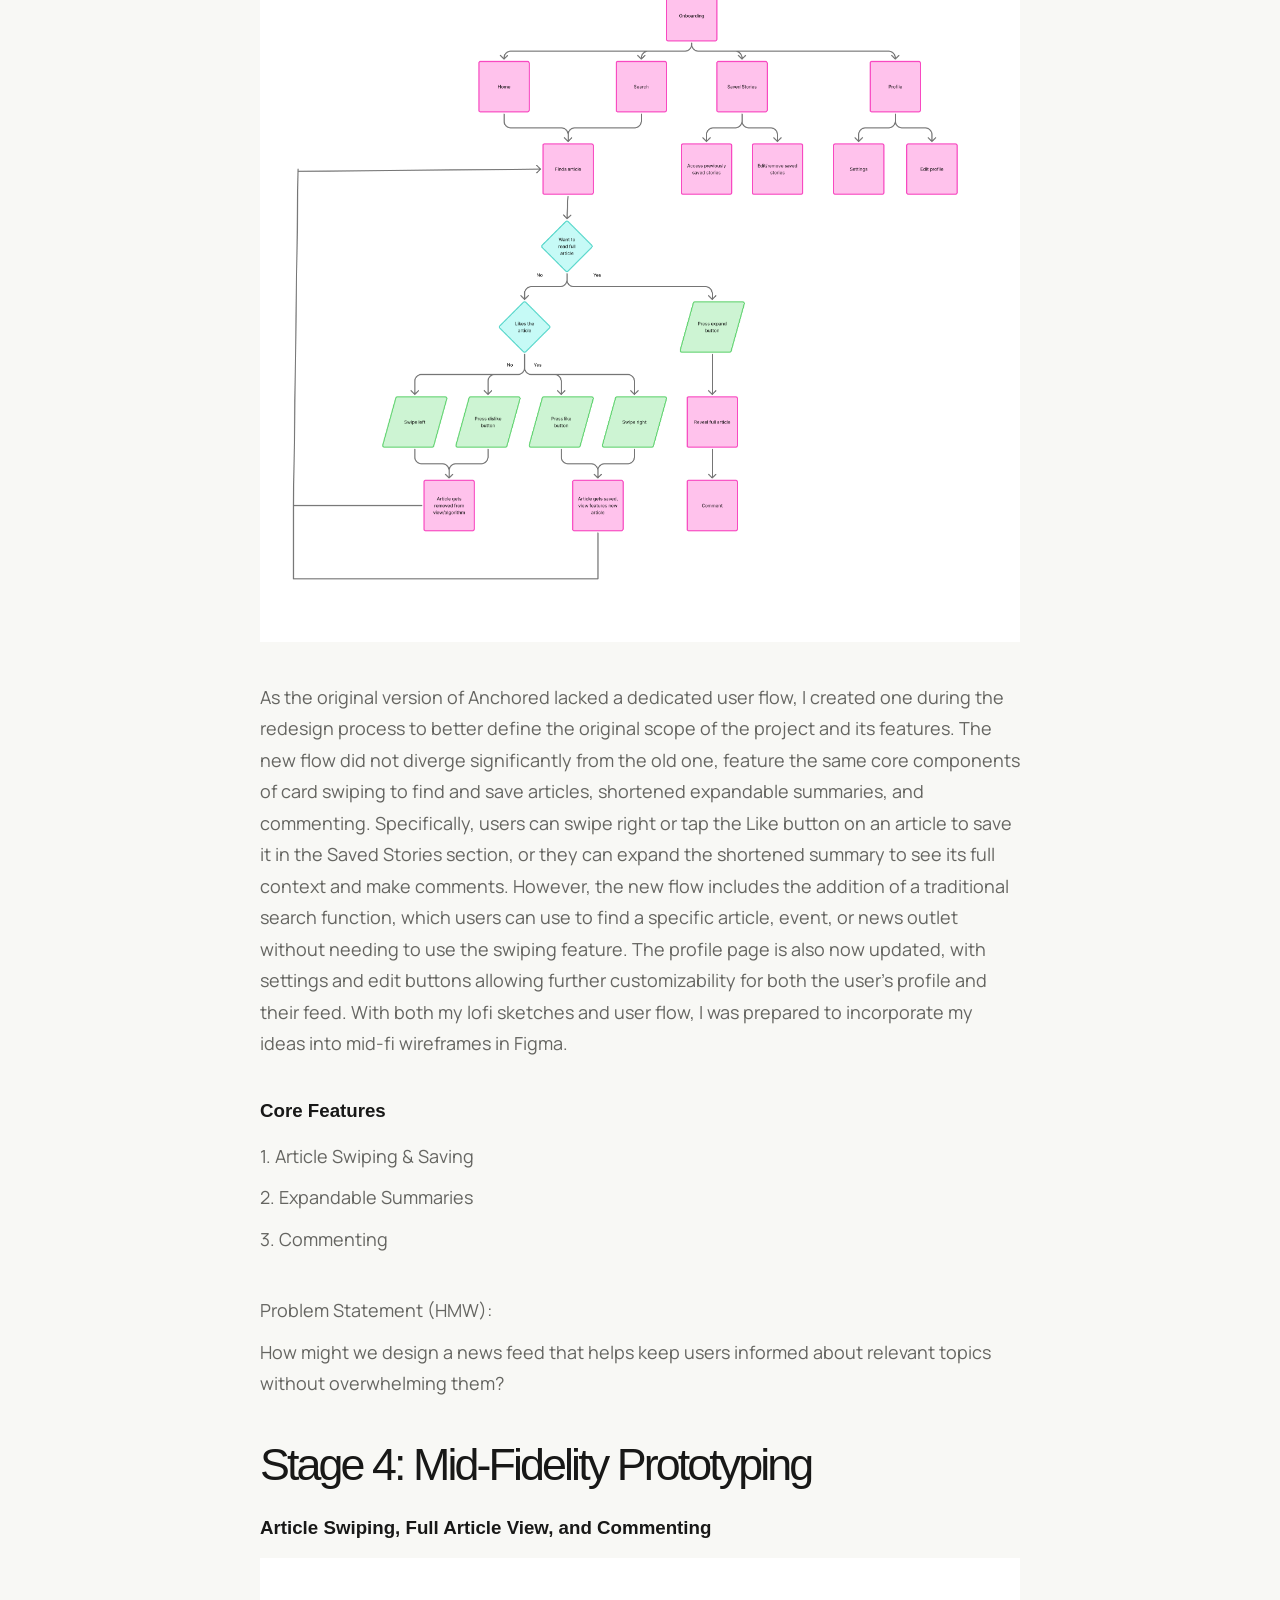
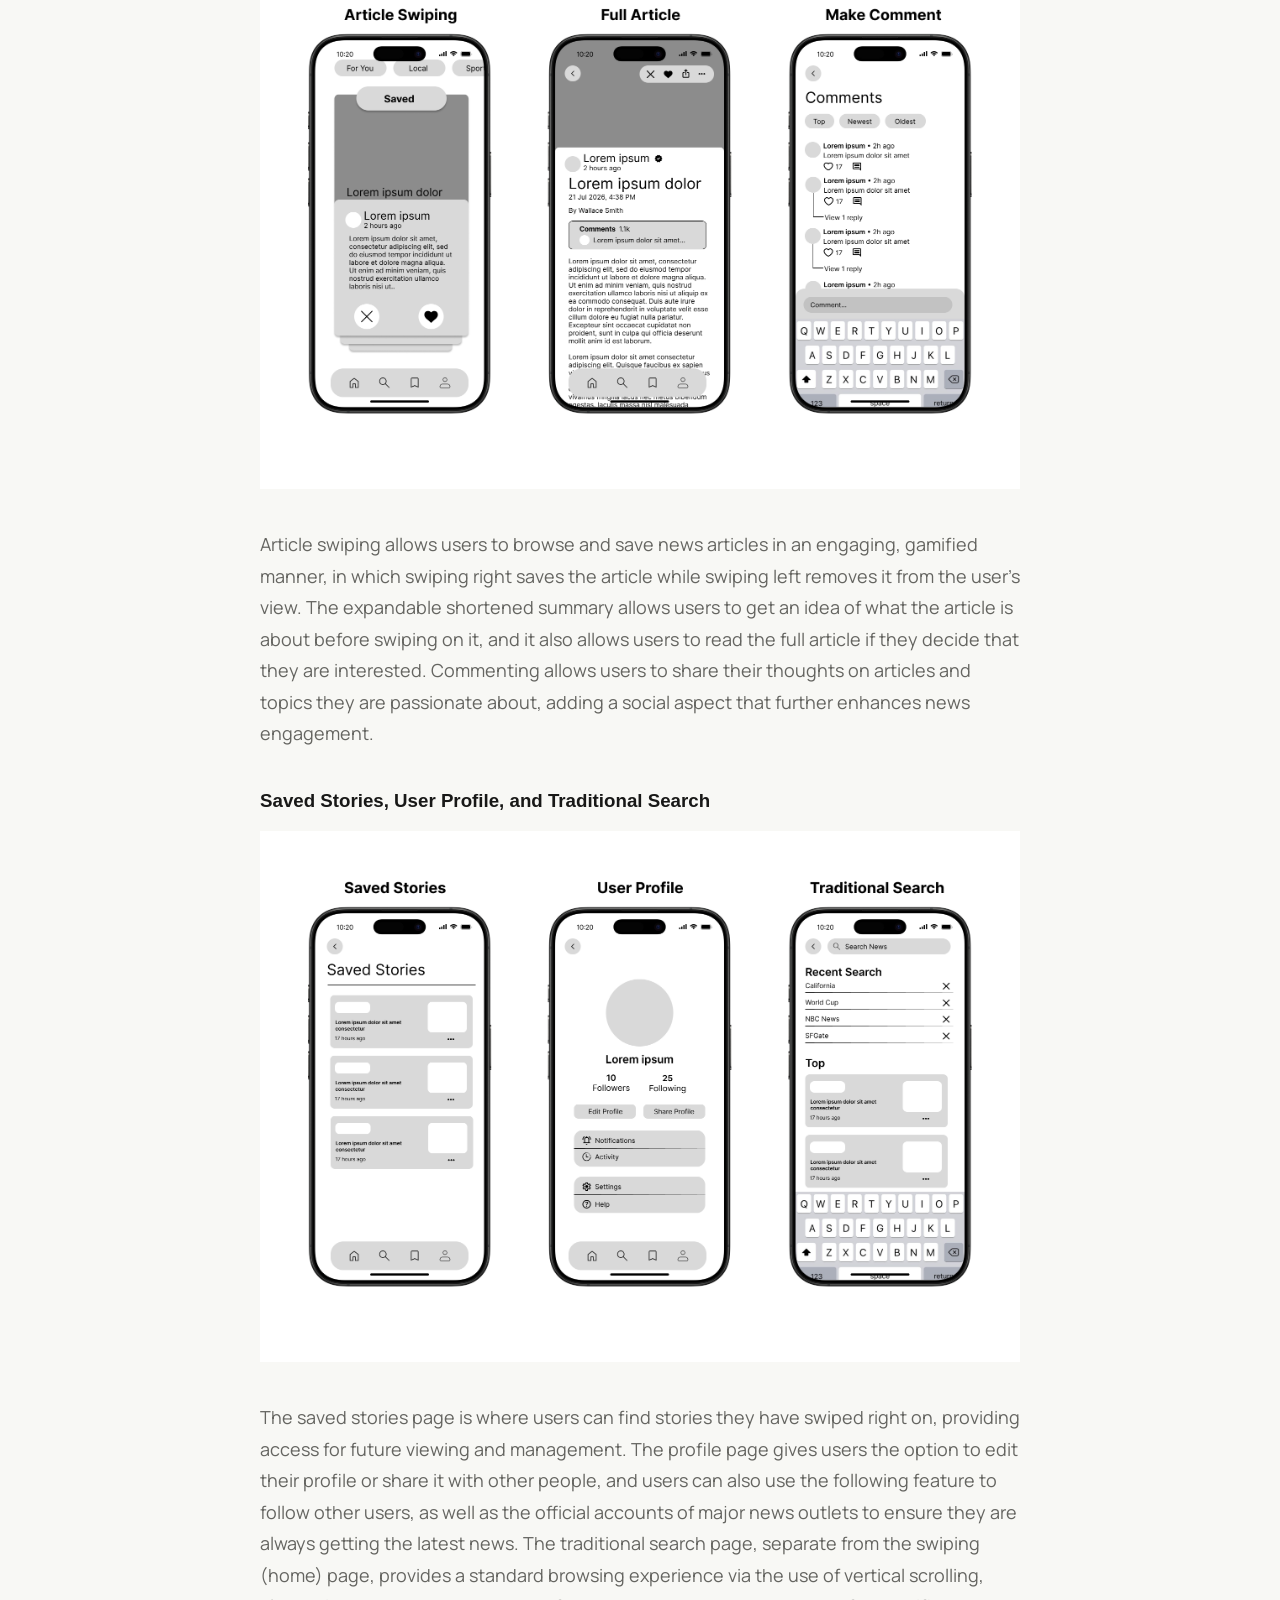
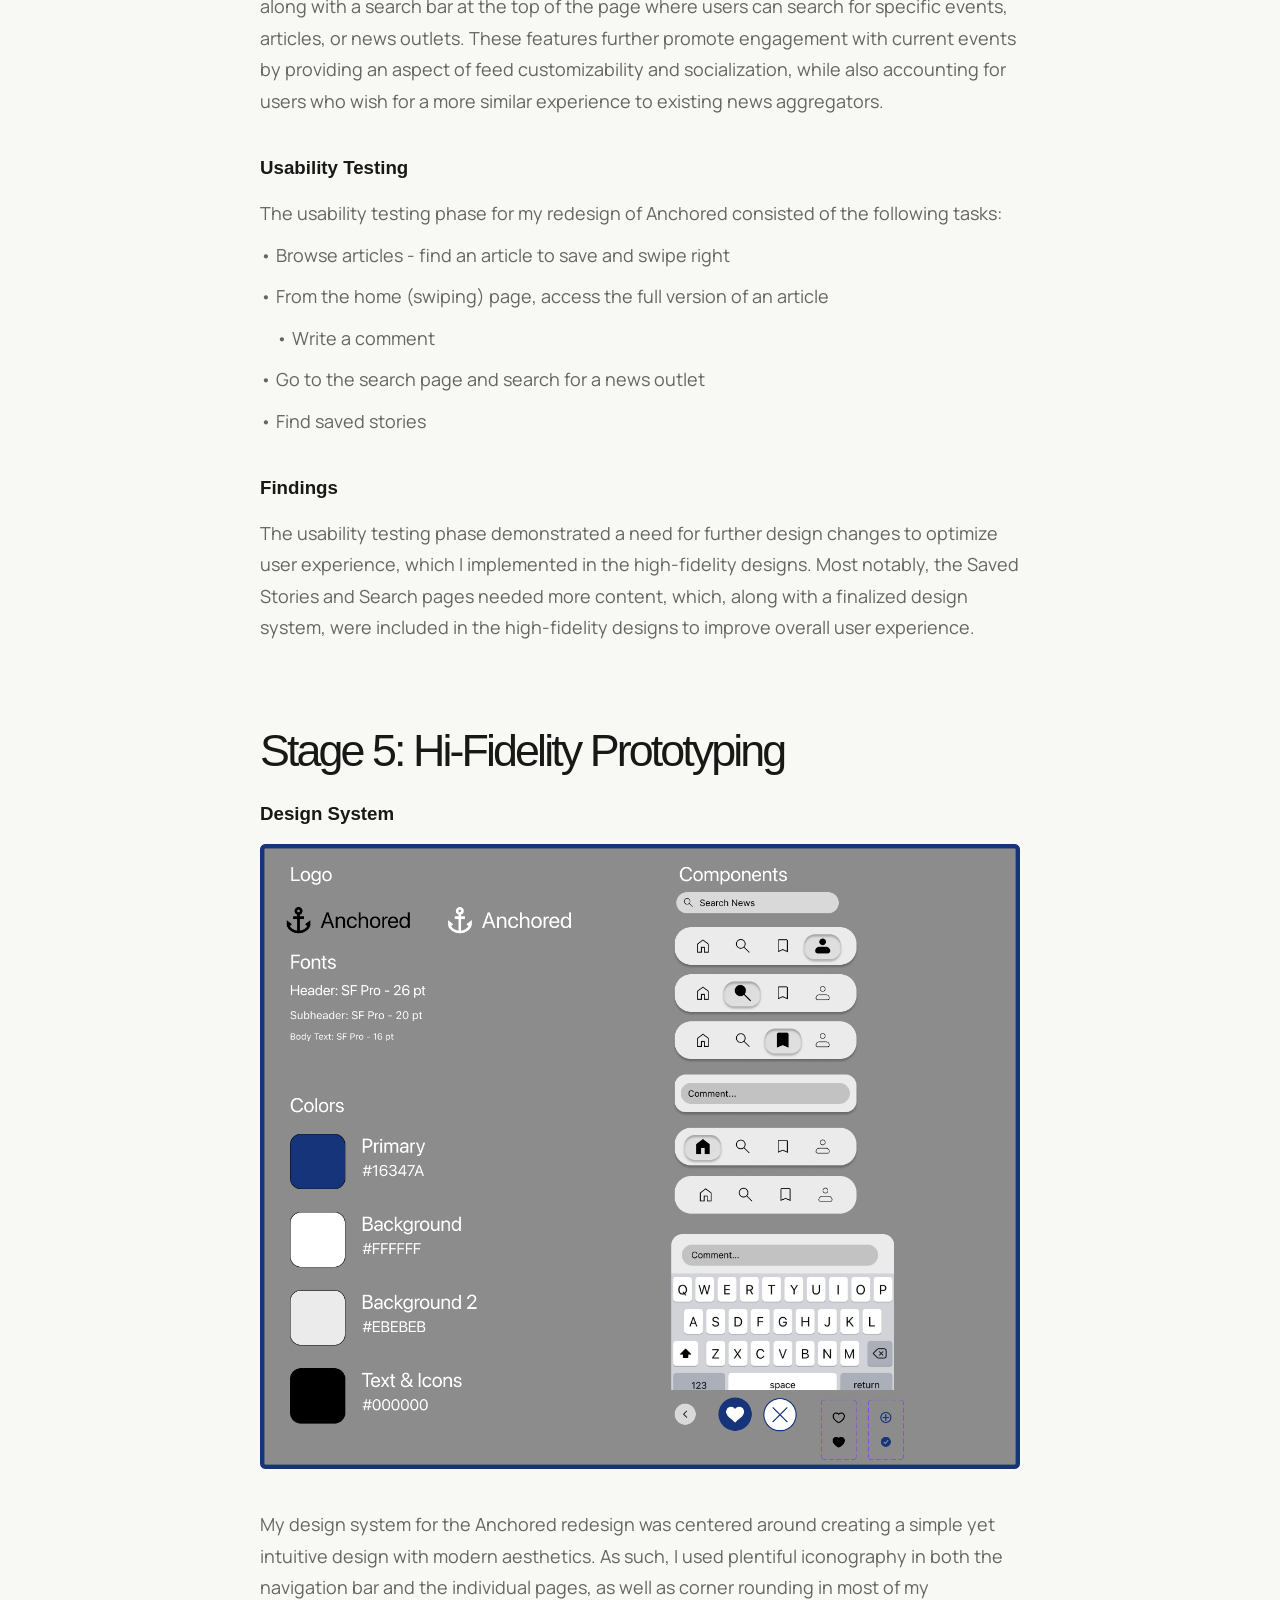
<file: projects/anchored.html>
<!doctype html>
<html lang="en">
    <head>
        <meta charset="UTF-8" />
        <meta name="viewport" content="width=device-width, initial-scale=1.0" />
        <title>Anchored — Taiki Lowe</title>
        <link rel="icon" type="image/x-icon" sizes="32x32" href="../Fixed TL.ico">
        <link rel="stylesheet" href="../styles.css" />
    </head><body><header class="site-header">
        <a class="wordmark" href="../index.html">
            <img src="../TL.png" alt="Taiki Lowe" width="200" height="200" style="transform: translate(-40px, 10px);">
        </a>
        <nav aria-label="Primary"><a href="../index.html">Home</a>
            <a class="active" href="../index.html#work">Work</a>
            <a href="../about.html">About me</a>
        </nav>
    </header>
    <main class="case-study">
        <section class="case-hero wrap">
            <a class="back" href="../index.html#work">← All work</a>
            <p class="eyebrow">Solo Redesign · 2026</p>
            <h1>Anchored</h1><p class="case-lede">An engaging, customizable way to stay up to date with current events. </p>
            <dl class="case-details"><div><dt>Role</dt><dd>UI/UX designer</dd></div><div><dt>Context</dt><dd>Solo Redesign</dd></div><div><dt>Focus</dt><dd>Flows & interface design</dd></div></dl>
        </section>
        <img class="case-cover" src="../Anchored Hero Banner.png" alt="Anchored screens" />
        <section class="case-content wrap">
            <h2>Introduction</h2>
            <p>Anchored is a news aggregator app that fosters engagement with current events by being an anchor in a constantly changing world. Created during Design Interactive's 4-week Fellowship program in Fall 2024, my team and I synthesized ideation and UX research methods to design a news platform that keeps the youth engaged. In the summer of 2026, I went back and redesigned the project on my own to better reflect its original purpose, as well as to enhance the overall UI of the app.</p>
            <img src="Anchored team.jpg" alt="Anchored team" class="responsive-img" width="800" height="450" /> <p></p>
            <p>Before getting into the redesign, I must first give credit to the team I worked with during the first iteration of Anchored. Though I ended up redesigning Anchored on my own, the idea originated from the research and ideation process we went through as a group, and this redesign project would not have been possible without my original team. </p>
            <h2>Stage 1: The Original Design</h2><h3>Reasoning</h3>
            <p>Anchored was the first end-to-end UI/UX design project I worked on, and it is how I broke into the field in the first place. Like many first attempts, there were noticeable areas of improvement regarding the UI and overall flow of the product. This outcome can be attributed to the little amount of time we left ourselves to design the app, which was done near the end of the 4-week sprint. The original concept itself, however, was one of our team's strengths, as much of our time was spent on ideation and user research. Because of this, the idea was still worth saving, which is why I took it upon myself to redesign Anchored.</p> 
            <h3>Critiques</h3> 
            <img src="Old Newspaper and Saved Stories.png" alt="Old Newspaper and Saved Stories" class="responsive-img" width="800" height="450"/> 
            <p style="margin-top: 40px; margin-bottom: 40px;">One major mistake that was made in the original design can be seen in its accessibility. It featured three different fonts: Tenor Sans for paragraph text, Tririrong for subheader text, and Oswald for header text. These fonts were chosen because of their existing presence in newspapers and other editorial works, and to capture that same essence of reading the news in our app. Despite this, the fonts generally had poor readability when combined with our existing color palette, that being purple and green. In contrast to the fonts, these colors were chosen rather arbitrarily, indicating inconsistencies in the design decisions made with this project.</p>
            <img src="Old Menu and Keyboard Popup.png" alt="Old Menu and Keyboard Popup" class="responsive-img" width="800" height="450"/>
            <p style="margin-top: 40px; margin-bottom: 40px;">Another mistake from Anchored's first iteration lies in its visual hierarchy. The app's premier feature was the card swiping UI it used for article browsing, which was inspired by Tinder's swiping UI. There was nothing inherently wrong with this feature, but centering the entire app around it came at the expense of navigation and overall UX. Navigation in the app was done through a dropdown menu in the top-left corner of the screen, which, while helping to minimize content, made for an unintuitive navigation experience for users wanting to access other features. Visual hierarchy was also lacking in the app's other main feature, that being the ability to comment on articles. This can be most obviously seen in how the keyboard popup and accompanying text box were misaligned, as well as the link to accessing these comments not being an obviously clickable button.  </p>
            <img src="Old Profile and Dislike.png" alt="Old Profile and Dislike" class="responsive-img" width="800" height="450"/>
            <p style="margin-top: 40px; margin-bottom: 40px;">While the previous two mistakes were concerned with the visual content of the app, the third mistake is the lack thereof. Throughout the app, there was a noticeable absence of otherwise intuitive features, including interactivity for comments (e.g. liking and replying) and a complete profile section. These features were considered during the ideation phase, but were ultimately left partially finished or fully excluded from the final design due to time constraints. Moreover, the original design featured the swiping UI as the sole method of browsing news articles, failing to account for users who may also desire a more traditional browsing experience that is already present in most existing news aggregators.</p> 
            <p style="margin-top: 40px; margin-bottom: 40px;">These flaws could all be attributed to a suboptimal execution of our idea rather than an underlying issue with the idea itself, meaning that a full design overhaul could fix these aforementioned flaws. As such, I came back to this project and redesigned it from the beginning -- nearly two years after its original iteration.</p> 
            <h2>Stage 2: User Research</h2><h3>Initial Methods</h3>
            <p>Our initial user research process involved the use of a Google Forms survey that received 60 respondents. Featuring a mix of multiple choice, Likert scale, and open-ended questions, the goal of this survey was to assess overall interest in current events, identify commonly desired features that current news aggregators lack, and determine an appropriate layout for a news app.</p>
            <h3>Initial Findings</h3><img src="Anchored research results.jpg" alt="Research Results" class="responsive-img" width="800" height="450" />
            <p style="margin-top: 40px; margin-bottom: 40px;">The results demonstrated a low level of news engagement, with 43.3% of respondents rarely reading the news. Most respondents also preferred having a mix of short summaries and detailed articles, as well as a personalized news feed with a clean layout and easy navigation.</p>
            <h3>New Approach: Competitive Analysis</h3><img src="Anchored Competitive Analysis.png" alt="Competitive Analysis" class="responsive-img" width="800" height="450" />
            <p style="margin-top: 40px; margin-bottom: 40px;">As part of my individual redesign process, I conducted a competitive analysis to further supplement the research results from the original iteration of Anchored. I compared Apple News and Google News--two of the largest news aggregators currently in the market--to identify their strengths and weaknesses. Apple News features a heavily curated news feed by human editors and limits personal data tracking, but much of its content is locked behind its paid subscription service, Apple News+, and it is only available on Apple devices in four countries. Google News, on the other hand, is mostly free to use and is available for more devices and countries than Apple News, but it lacks a way to hide advertisements and uses Google's algorithms to recommend news articles, leading to privacy concerns due to their usage of AI. This analysis overall highlights a need to integrate the accessibility of Google News and the customizability of Apple News, as well as an opportunity to increase user engagement.</p>
            <h2>Stage 3: Ideation</h2><h3>Initial Ideation</h3>
            <img src="Anchored initial ideation.png" alt="Anchored ideation" class="responsive-img" width="800" height="450" /> 
            <p style="margin-top: 40px; margin-bottom: 10px;">During the initial ideation phase, my team and I decided to focus on features that allow the most feed customization, and that younger users are used to. To accomplish this, we built Anchored around four key features: </p>
            <p style="margin-top: 10px; margin-bottom: 10px;">• A swiping feature akin to that of Tinder, where swiping right would save the article and swiping left would remove it from the user's view and feed</p>
            <p style="margin-top: 10px; margin-bottom: 10px;">• Like and Dislike buttons as an alternative to swiping right and left, providing the same respective functionality</p>
            <p style="margin-top: 10px; margin-bottom: 10px;">• Bookmark section for accessing previously saved stories</p>
            <p style="margin-top: 10px; margin-bottom: 40px;">• Shortened summaries that appear as an expandable preview of the full article</p>
            <h3>New Ideation</h3>
            <p style="margin-top: 40px; margin-bottom: 10px;">My ideation process for the redesign project aimed to expand on these key features from the original iteration of Anchored, as well as to add several more. As stated previously, one of the flaws with the original design was that it did not account for users wanting a more traditional article browsing experience, with the swiping feature as the core method of browsing. Additionally, the saved stories and profile pages were left incomplete and lacked several important features that each respective page should have (e.g. collections for saved stories and editing options for profile). I came up with a few features to address these flaws:</p>
            <p style="margin-top: 10px; margin-bottom: 10px;">• Ability to organize saved stories into collections that can be displayed publicly or kept private</p>
            <p style="margin-top: 10px; margin-bottom: 10px;">• Editing and sharing options for profile</p>
            <p style="margin-top: 10px; margin-bottom: 10px;">• Follow news outlets directly to stay updated on their postings</p> 
            <p style="margin-top: 10px; margin-bottom: 40px;">• A traditional browsing and search page</p>
            <h3>Low-fidelity designs</h3><img src="Anchored lofin.jpg" alt="Anchored Lofis" class="responsive-img" width="600" height="800" />
            <p style="margin-top: 40px; margin-bottom: 40px;"> The wireframing stage of the redesign allowed me to visualize my ideas for improving Anchored. Here, I kept most pages from the original version, but I added a few more to reflect the new ideas I came up with, namely the updated profile and comments pages, as well as the new search page. Through the wireframing process, I was then able to organize these ideas into a new user flow.</p>
            <h3>User Flow</h3><img src="Anchored User Flow.png" alt="Anchored User Flow" class="responsive-img" width="1000" height="900" />
            <p style="margin-top: 40px; margin-bottom: 40px;">As the original version of Anchored lacked a dedicated user flow, I created one during the redesign process to better define the original scope of the project and its features. The new flow did not diverge significantly from the old one, feature the same core components of card swiping to find and save articles, shortened expandable summaries, and commenting. Specifically, users can swipe right or tap the Like button on an article to save it in the Saved Stories section, or they can expand the shortened summary to see its full context and make comments. However, the new flow includes the addition of a traditional search function, which users can use to find a specific article, event, or news outlet without needing to use the swiping feature. The profile page is also now updated, with settings and edit buttons allowing further customizability for both the user's profile and their feed. With both my lofi sketches and user flow, I was prepared to incorporate my ideas into mid-fi wireframes in Figma.</p> 
            <h3>Core Features</h3>
            <p style="margin-top: 10px; margin-bottom: 10px;">1. Article Swiping & Saving</p>
            <p style="margin-top: 10px; margin-bottom: 10px;">2. Expandable Summaries</p>
            <p style="margin-top: 10px; margin-bottom: 40px;">3. Commenting</p> 
            <p style="margin-top: 40px; margin-bottom: 10px;">Problem Statement (HMW):</p> 
            <p style="margin-top: 10px; margin-bottom: 40px;">How might we design a news feed that helps keep users informed about relevant topics without overwhelming them?</p> 
            <h2>Stage 4: Mid-Fidelity Prototyping</h2><h3>Article Swiping, Full Article View, and Commenting</h3>
            <img src="Anchored Midfis 1.png" alt="Anchored Midfis 1" class="responsive-img" width="800" height="550" /> 
            <p style="margin-top: 40px; margin-bottom: 40px;">Article swiping allows users to browse and save news articles in an engaging, gamified manner, in which swiping right saves the article while swiping left removes it from the user's view. The expandable shortened summary allows users to get an idea of what the article is about before swiping on it, and it also allows users to read the full article if they decide that they are interested. Commenting allows users to share their thoughts on articles and topics they are passionate about, adding a social aspect that further enhances news engagement.</p> 
            <h3>Saved Stories, User Profile, and Traditional Search</h3> 
            <img src="Anchored Midfis 2.png" alt="Anchored Midfis 2" class="responsive-img" width="800" height="550" /> 
            <p style="margin-top: 40px; margin-bottom: 40px;">The saved stories page is where users can find stories they have swiped right on, providing access for future viewing and management. The profile page gives users the option to edit their profile or share it with other people, and users can also use the following feature to follow other users, as well as the official accounts of major news outlets to ensure they are always getting the latest news. The traditional search page, separate from the swiping (home) page, provides a standard browsing experience via the use of vertical scrolling, along with a search bar at the top of the page where users can search for specific events, articles, or news outlets. These features further promote engagement with current events by providing an aspect of feed customizability and socialization, while also accounting for users who wish for a more similar experience to existing news aggregators.</p> 
            <h3>Usability Testing</h3>
            <p style="margin-top: 10px; margin-bottom: 10px;">The usability testing phase for my redesign of Anchored consisted of the following tasks:</p>
            <p style="margin-top: 10px; margin-bottom: 10px;">• Browse articles - find an article to save and swipe right</p>
            <p style="margin-top: 10px; margin-bottom: 10px;">• From the home (swiping) page, access the full version of an article</p>
            <p style="margin-top: 10px; margin-bottom: 10px;">&nbsp;&nbsp;&nbsp;&nbsp;• Write a comment</p>
            <p style="margin-top: 10px; margin-bottom: 10px;">• Go to the search page and search for a news outlet</p>
            <p style="margin-top: 10px; margin-bottom: 40px;">• Find saved stories</p>
            <h3>Findings</h3><p>The usability testing phase demonstrated a need for further design changes to optimize user experience, which I implemented in the high-fidelity designs. Most notably, the Saved Stories and Search pages needed more content, which, along with a finalized design system, were included in the high-fidelity designs to improve overall user experience.</p>
            <h2>Stage 5: Hi-Fidelity Prototyping</h2><h3>Design System</h3><img src="Anchored Design System.png" alt="Anchored Design System" class="responsive-img" width="800" height="650" /> 
            <p style="margin-top: 40px; margin-bottom: 40px;">My design system for the Anchored redesign was centered around creating a simple yet intuitive design with modern aesthetics. As such, I used plentiful iconography in both the navigation bar and the individual pages, as well as corner rounding in most of my components, all of which were displayed in a modular format. The new color palette I chose for Anchored incorporated a plain white background with royal blue as the primary color, as to convey a sense of simplicity when using the platform and a feeling of trust in the news stories featured on it. I used SF Pro font for the typography due to its easy legibility and existing use in many iOS apps, providing a smooth experience when switching over from other platforms.</p>
            <h3>Old (top) vs. New (bottom): Swiping</h3>
            <img src="AnchoredOldSwiping-ezgif.com-video-to-gif-converter.gif" alt="Old Swiping" class="responsive-img" width="600" height="500" /> 
            <img src="AnchoredNewSwiping-ezgif.com-video-to-gif-converter.gif" alt="New Swiping" class="responsive-img" width="600" height="500" />
            <p style="margin-top: 40px; margin-bottom: 40px;">The swiping feature was originally designed with a simple premise. Users could swipe right or press the Like button on articles to save them, or remove it from their view by pressing the Dislike button or swiping left. In the redesign, I took the existing formula a step further: while Disliking and swiping both right and left still serve the same function, pressing the Like button now gives the user the option to save the story to a specific collection. This way, users can add articles to specific saved collections while browsing, or they can swipe right to quickly save the article without being prompted. One notable UI change that was made in the new version was positioning the article cards such that they appear stacked on top of each other. This was done to make the swiping UI more intuitive, and to ensure users know what to do once on the page.</p>
            <h3>Old (top) vs. New (bottom): Full Article</h3>
            <img src="AnchoredOldArticle-ezgif.com-video-to-gif-converter.gif" alt="Old Article" class="responsive-img" width="600" height="500" /> 
            <img src="AnchoredNewArticle-ezgif.com-video-to-gif-converter.gif" alt="New Article" class="responsive-img" width="600" height="500" />
            <p style="margin-top: 40px; margin-bottom: 40px;">Anchored's original full article page would expand directly from the article's position on the swiping page, allowing users to read the full article if they decide to. The comments section in the original iteration was accessible at the bottom of the full article page via a snippet of clickable text, which, while functional, could have been designed more intuitively. In the new design, the full article is displayed in a separate page after clicking on its shortened summary, and comments are accessible in a much more clearly labeled comments box near the top of the article, solving the aforementioned issue with the first iteration's comments section. Another change in the new version is the option to Like and reply to the comments of other users, adding a social aspect and promoting user engagement with the platform. The old version had the additional flaw of lacking information in the full article page, which was solved in the new version through including the author and date, as well as a verification icon next to the usernames of verified news outlets to indicate that they are legitimate sources.</p>
            <h3>Old (top) vs. New (bottom): Navigation</h3>
            <img src="AnchoredOldNavigation-ezgif.com-video-to-gif-converter.gif" alt="Old Navigation" class="responsive-img" width="600" height="500" /> 
            <img src="Anchored New Navigation.gif" alt="New Navigation" class="responsive-img" width="600" height="500" />
            <p style="margin-top: 40px; margin-bottom: 40px;">Navigation in the original iteration of Anchored was done through a dropdown menu that was accessible from the main swiping page. While this helped to reduce visual clutter on the swiping screen, it required two clicks--one to open the dropdown menu and one to select a destination--to access any other page in the app. In the redesign, I reduced the navigation process to one click per destination by implementing a simple navigation bar at the bottom of each screen. Out of said destinations, the only functional one on the old version of Anchored was the incomplete profile page, which was completely overhauled in the redesign. The new profile page, being built upon the one I designed for my mid-fis, now allows users to write a short description that is visible to other users, and they can also display their saved collections and most read topics (via Top Interests) if they choose to. These saved collections live on the saved stories page--another page previously inaccessible from the old Anchored navigation menu--where users can create new collections, modify existing ones, or make certain collections private if they wish not to display them publicly. Another new addition to the Anchored redesign is the search page, which is where users can search for specific news stories or outlets and scroll through articles as they would on traditional news apps.</p>
            <h3>Takeaways and Next Steps</h3>
            <p>Through redesigning Anchored, I learned that critical self-evaluation and the willingness to turn that criticism into action are crucial for a successful redesign project. Moving forward, I desire to further expand and improve upon the features from this redesign in a third iteration of Anchored, and possibly turn it into a working full stack application. As such, I also intend to look into advertisements, paid subscription options, and sharing revenue with publishers to promote scalability with Anchored's business model.</p>
            <a style="text-decoration: underline; color: blue" href="https://www.figma.com/proto/VojXO5bq9CZZ1P3bA6819Z/New-Anchored?node-id=136-157&viewport=611%2C-602%2C0.24&t=UlqiA9bxDGJIdHf6-1&scaling=scale-down&content-scaling=fixed&starting-point-node-id=136%3A157&page-id=0%3A1&show-proto-sidebar=1" target="_blank">See on Figma ↗</a>
        </section>
    </main>
    <footer>
        <span>© 2026 Taiki Lowe</span><a href="../projects/chords.html">Next project →</a></footer>
    </body>
    </html>
</file>
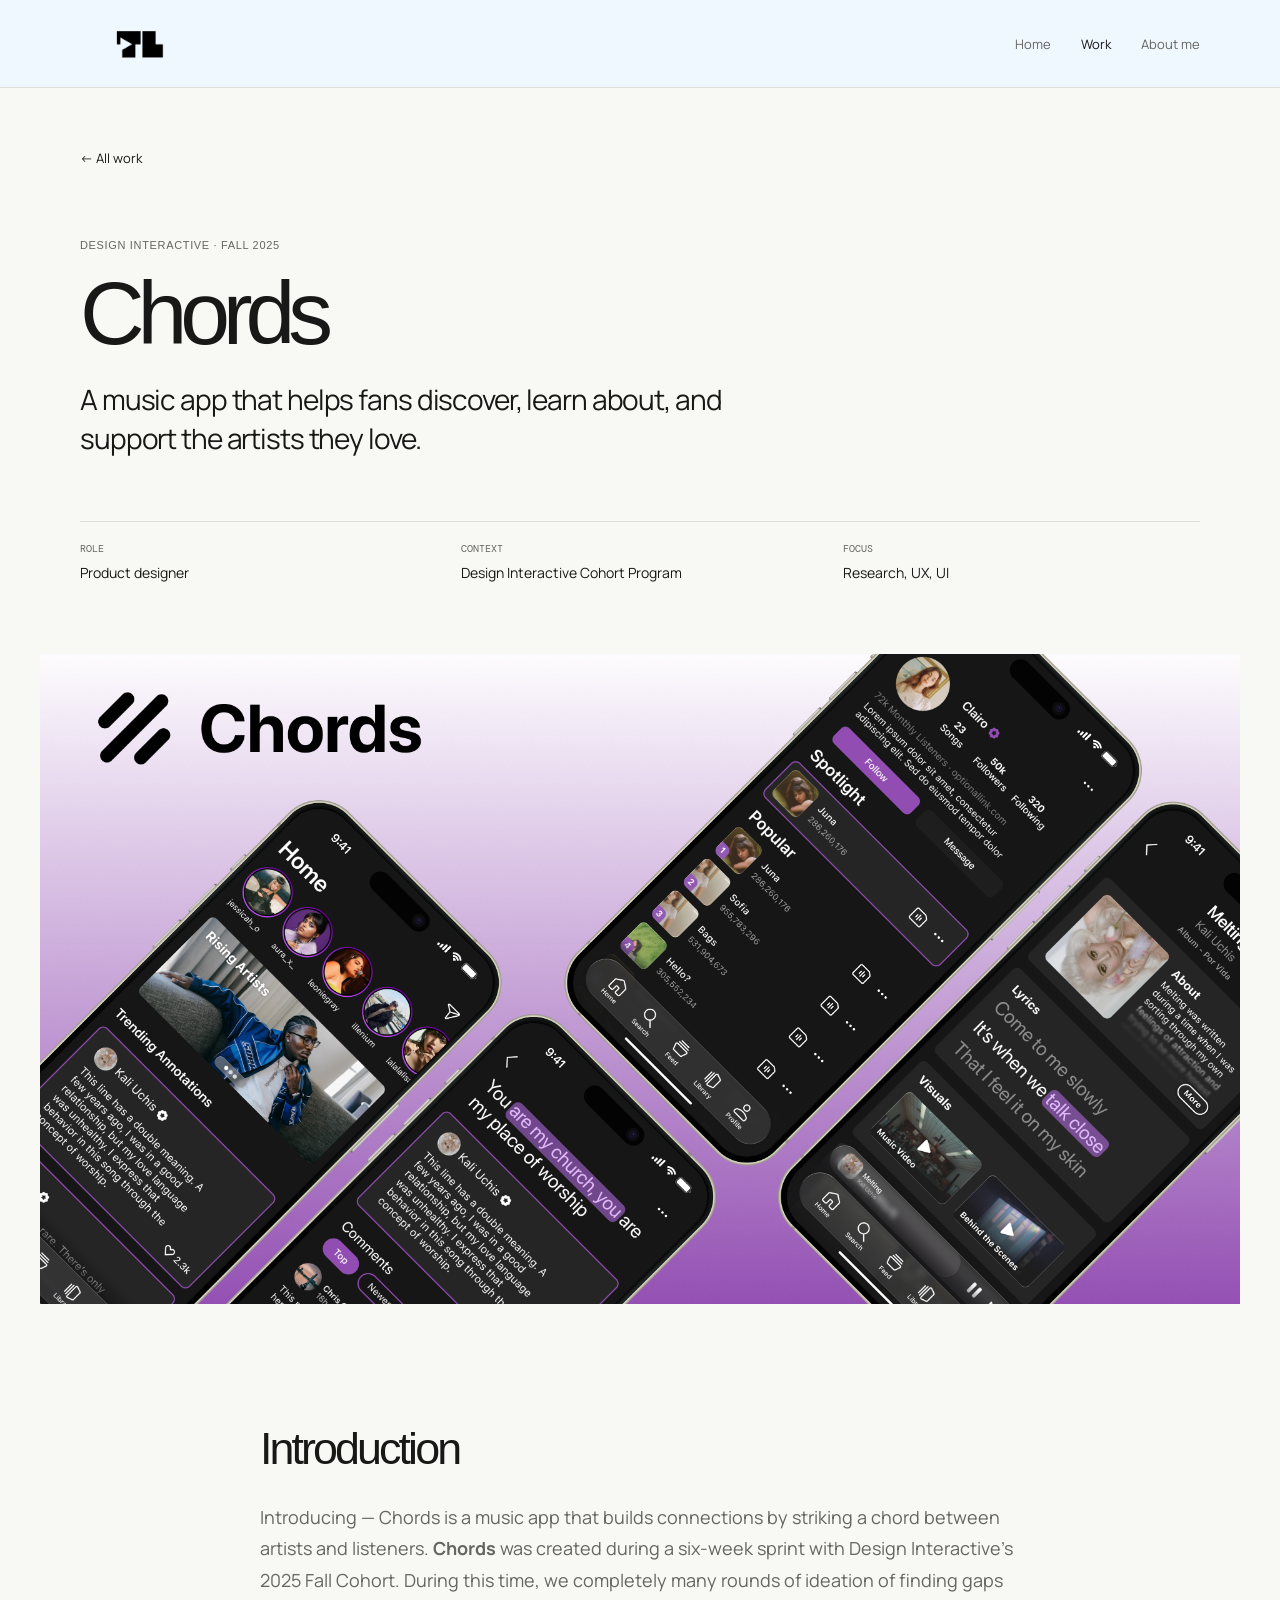
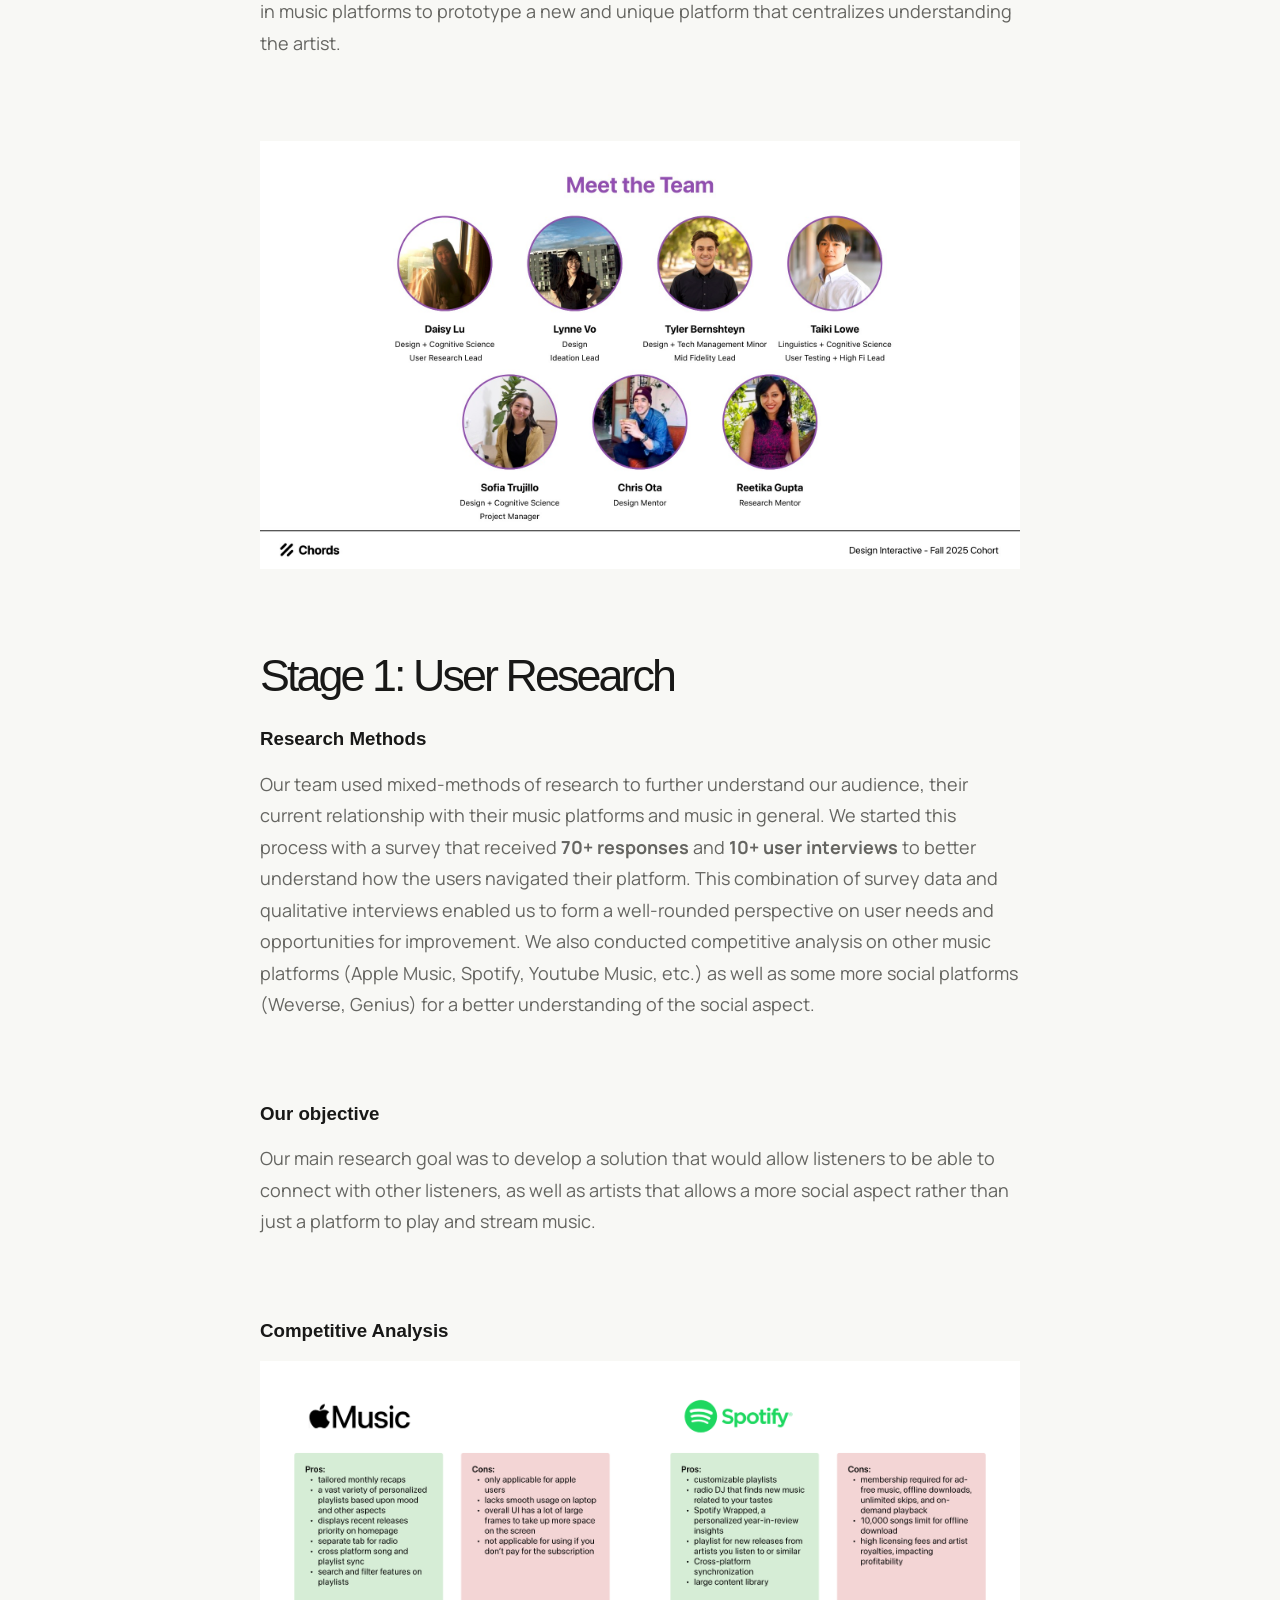
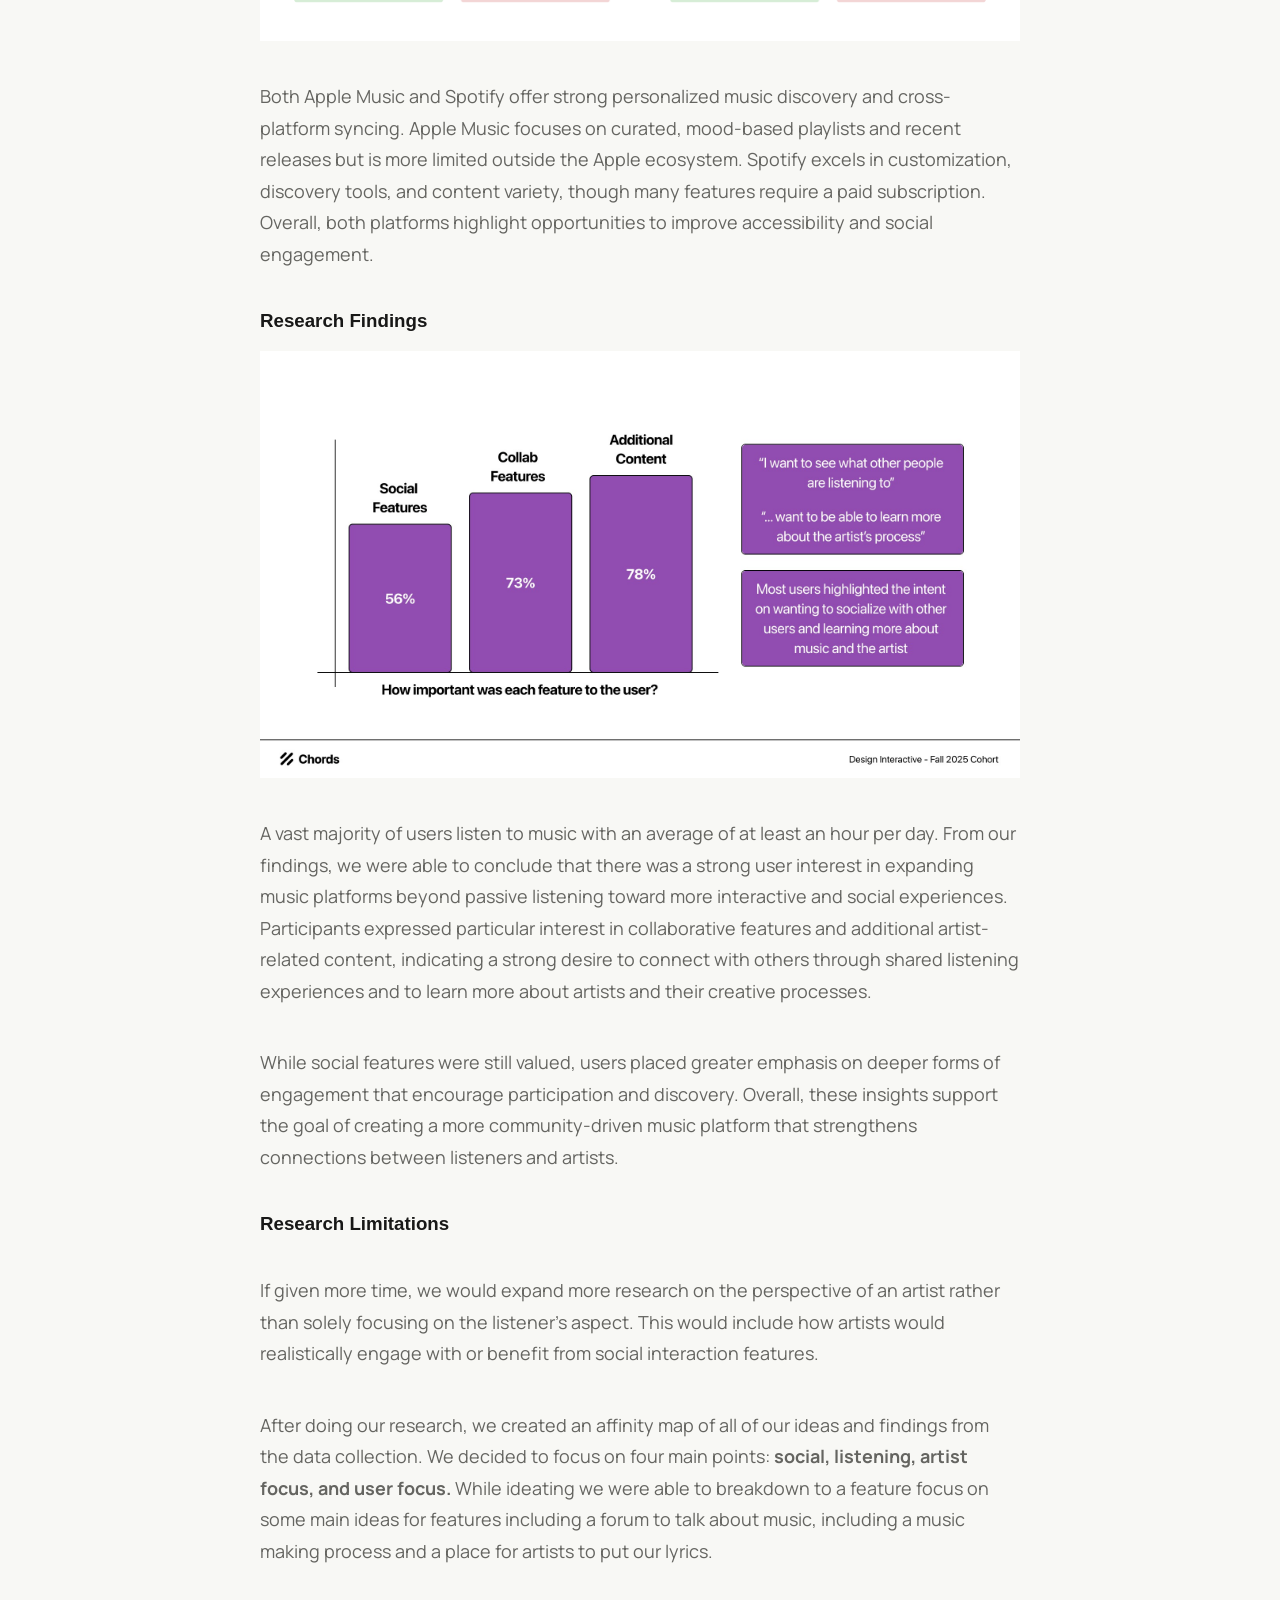
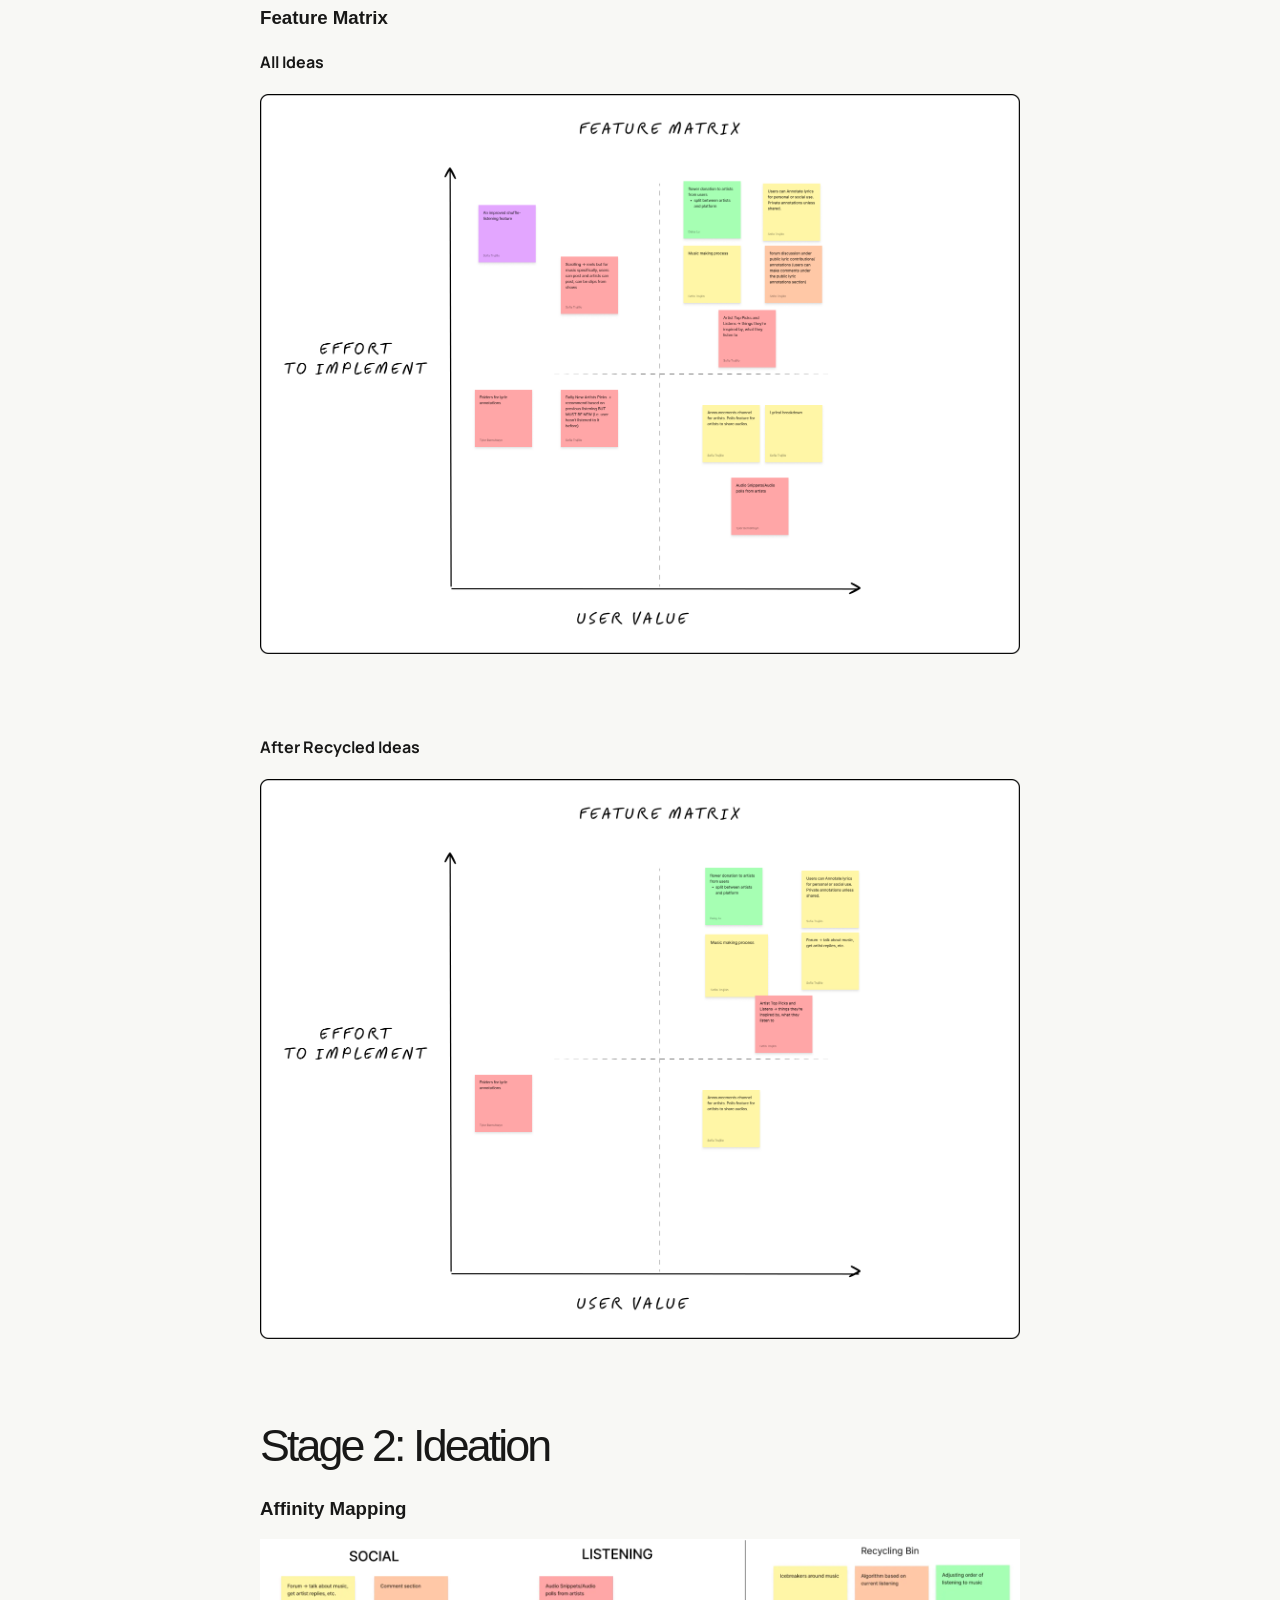
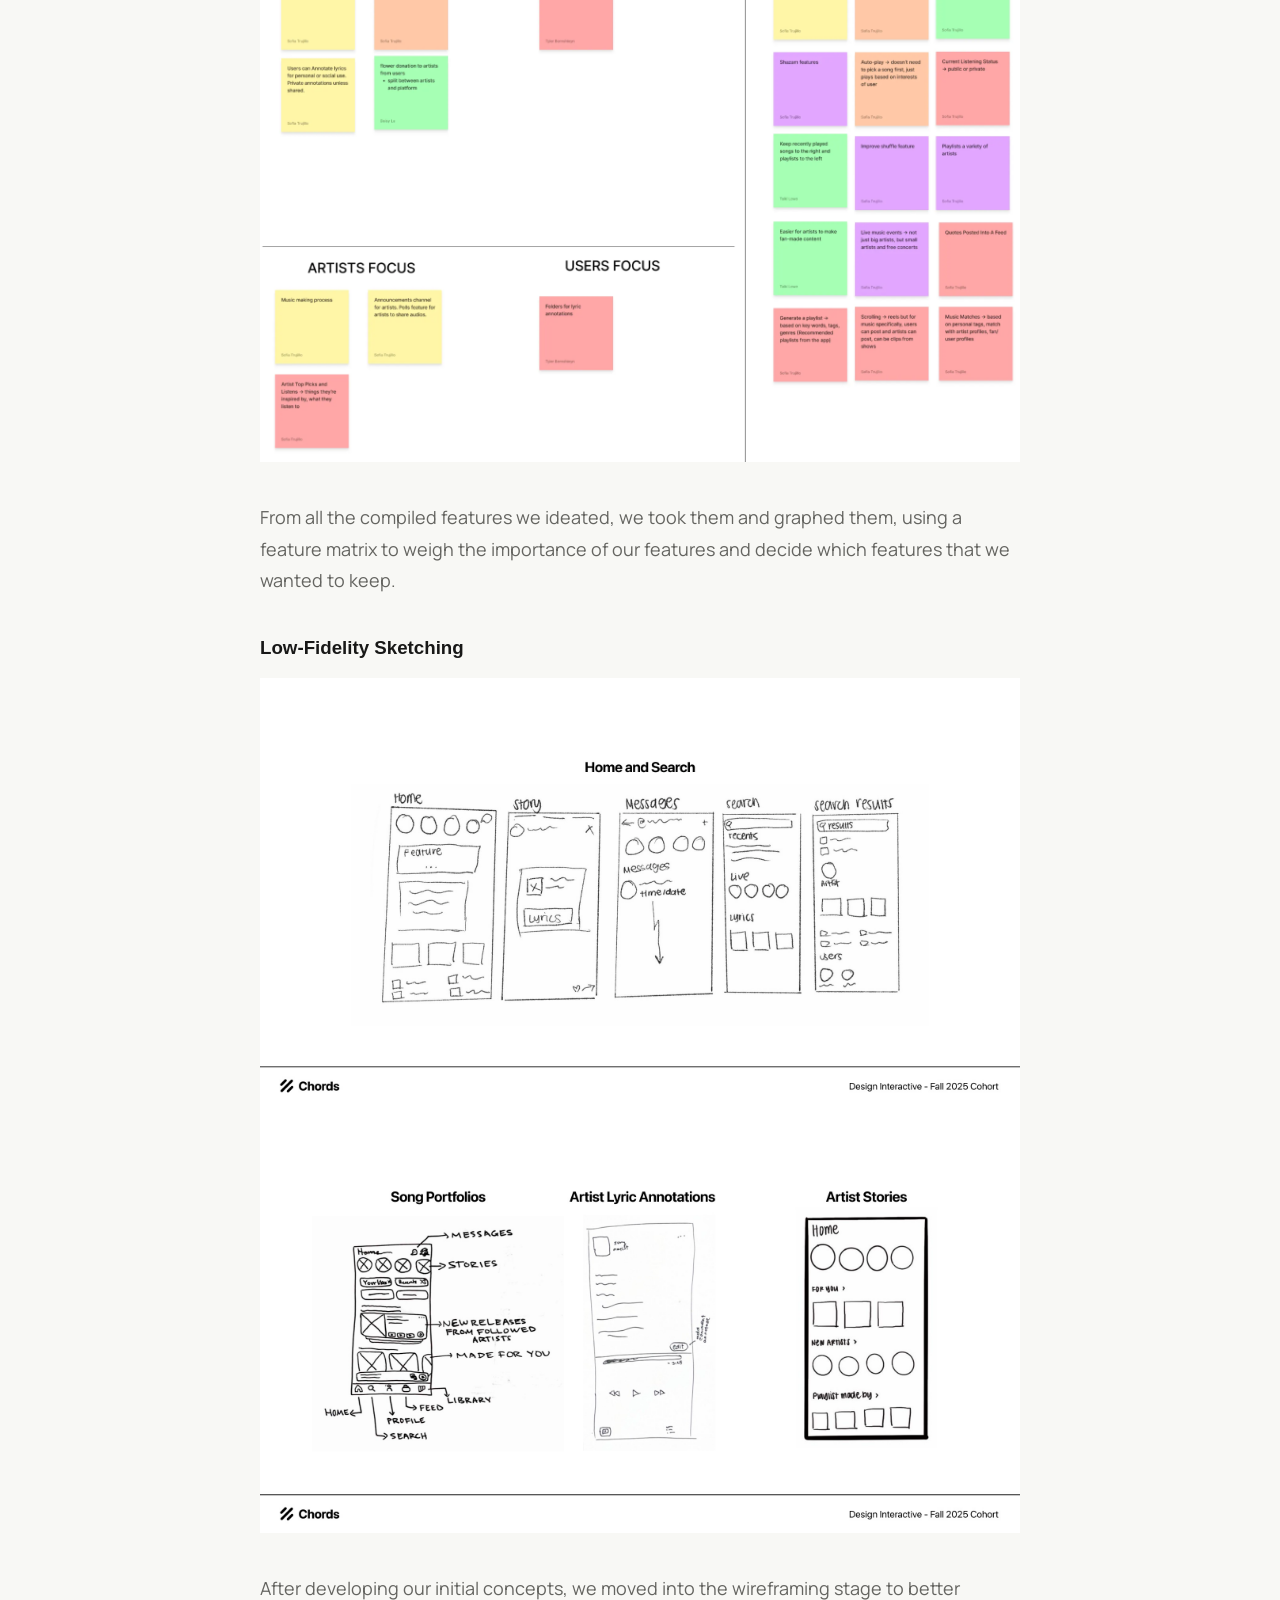
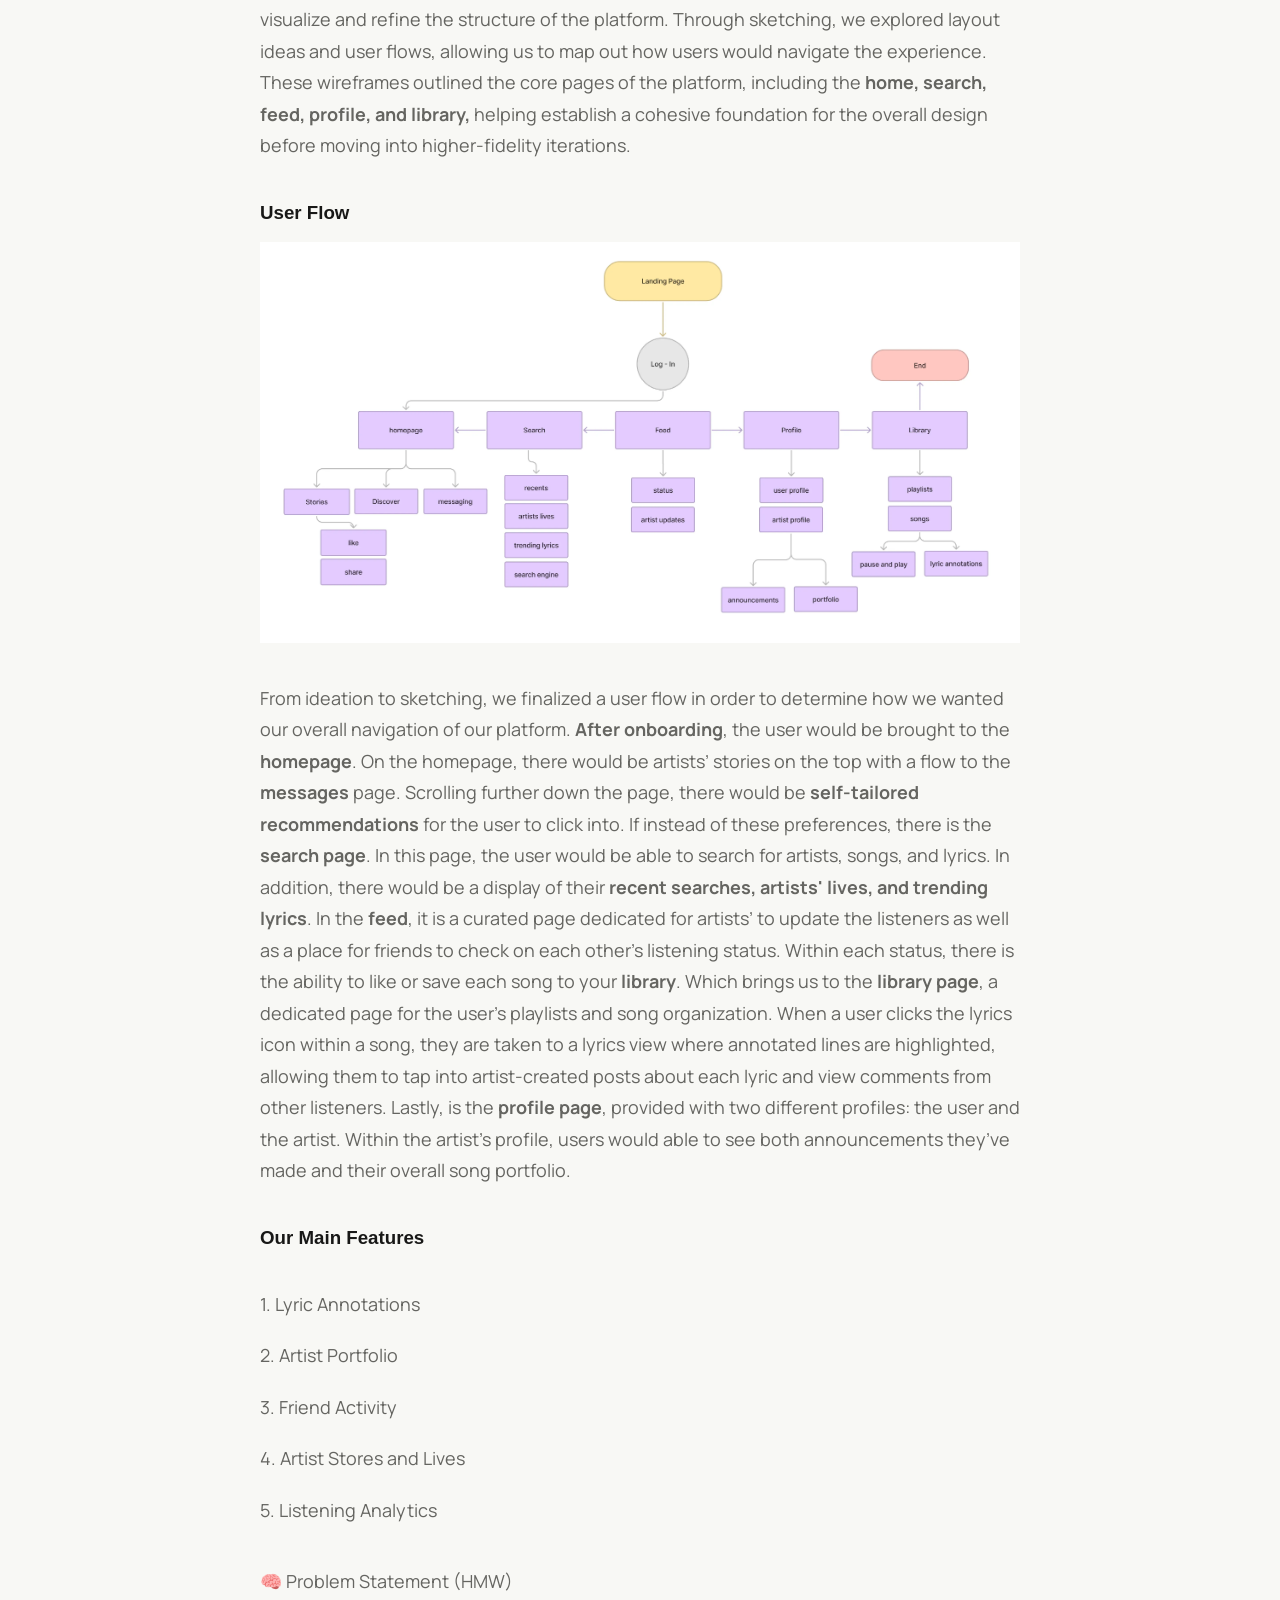
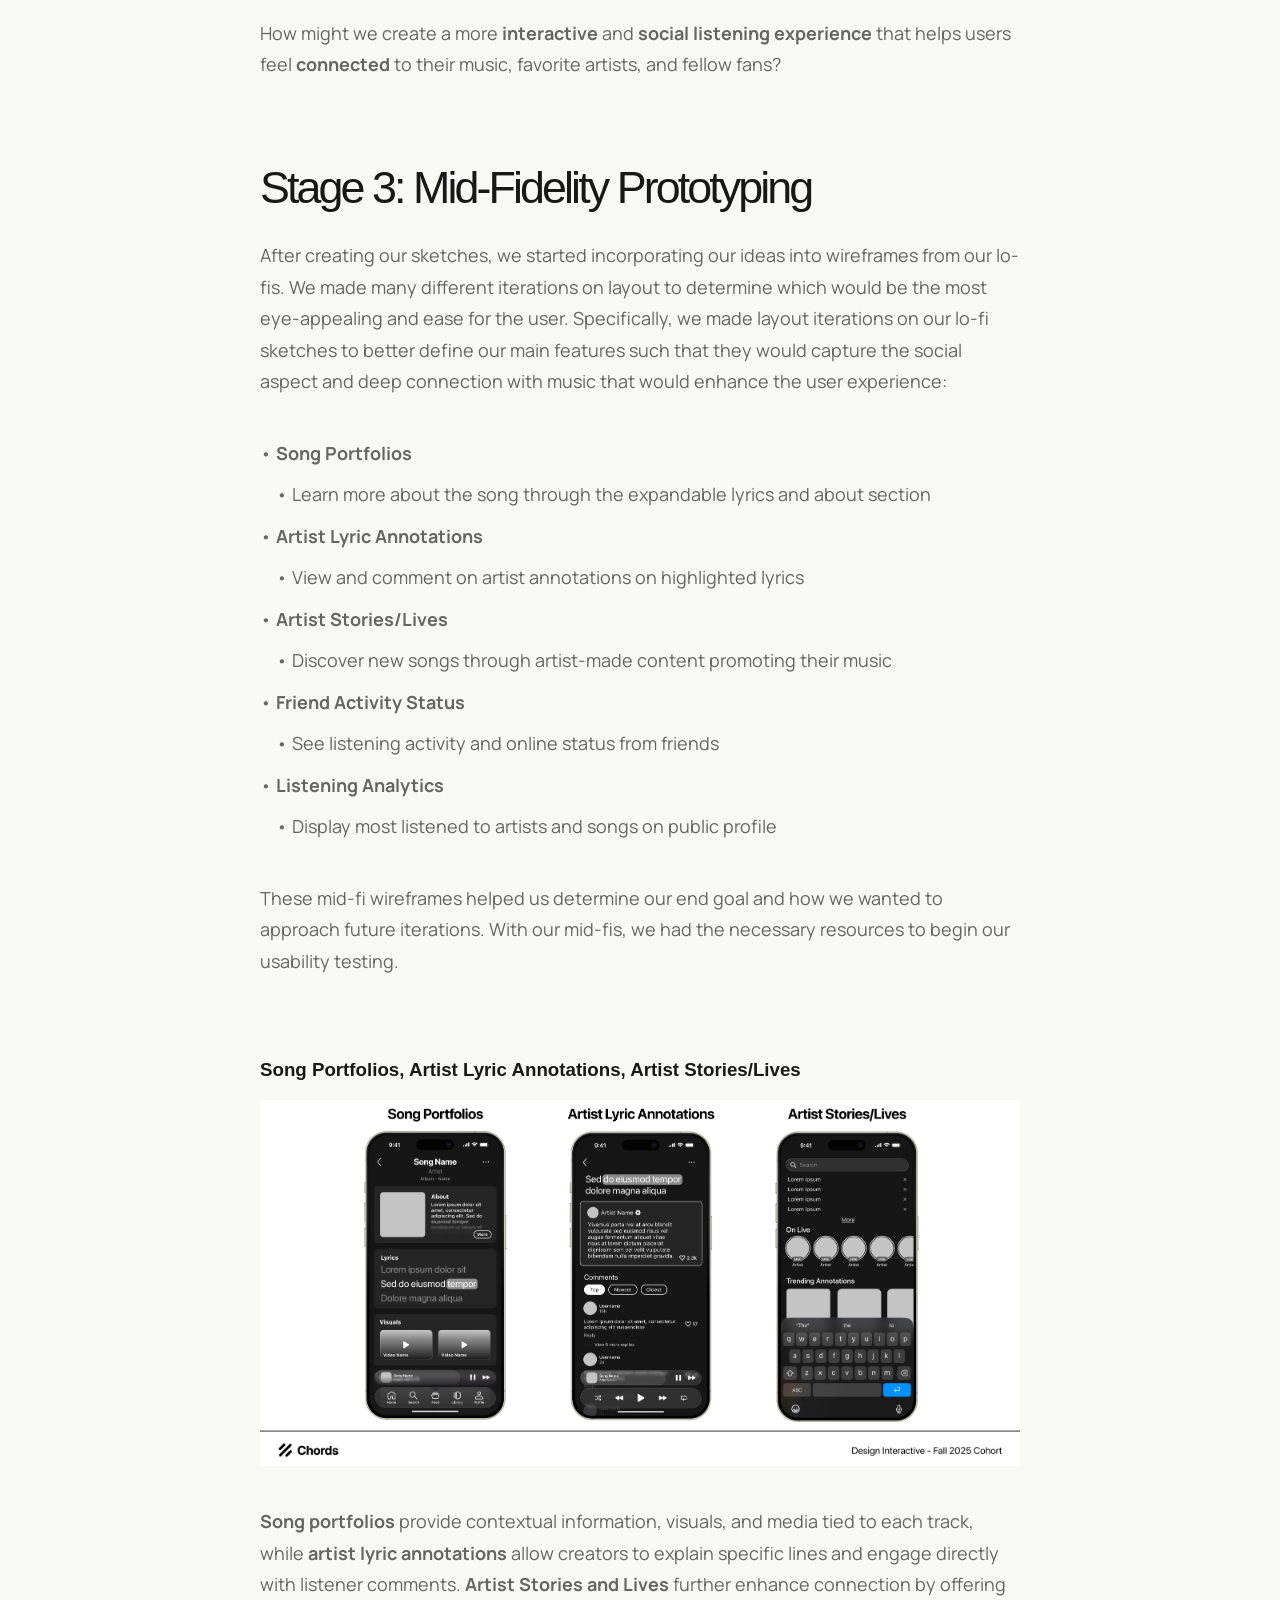
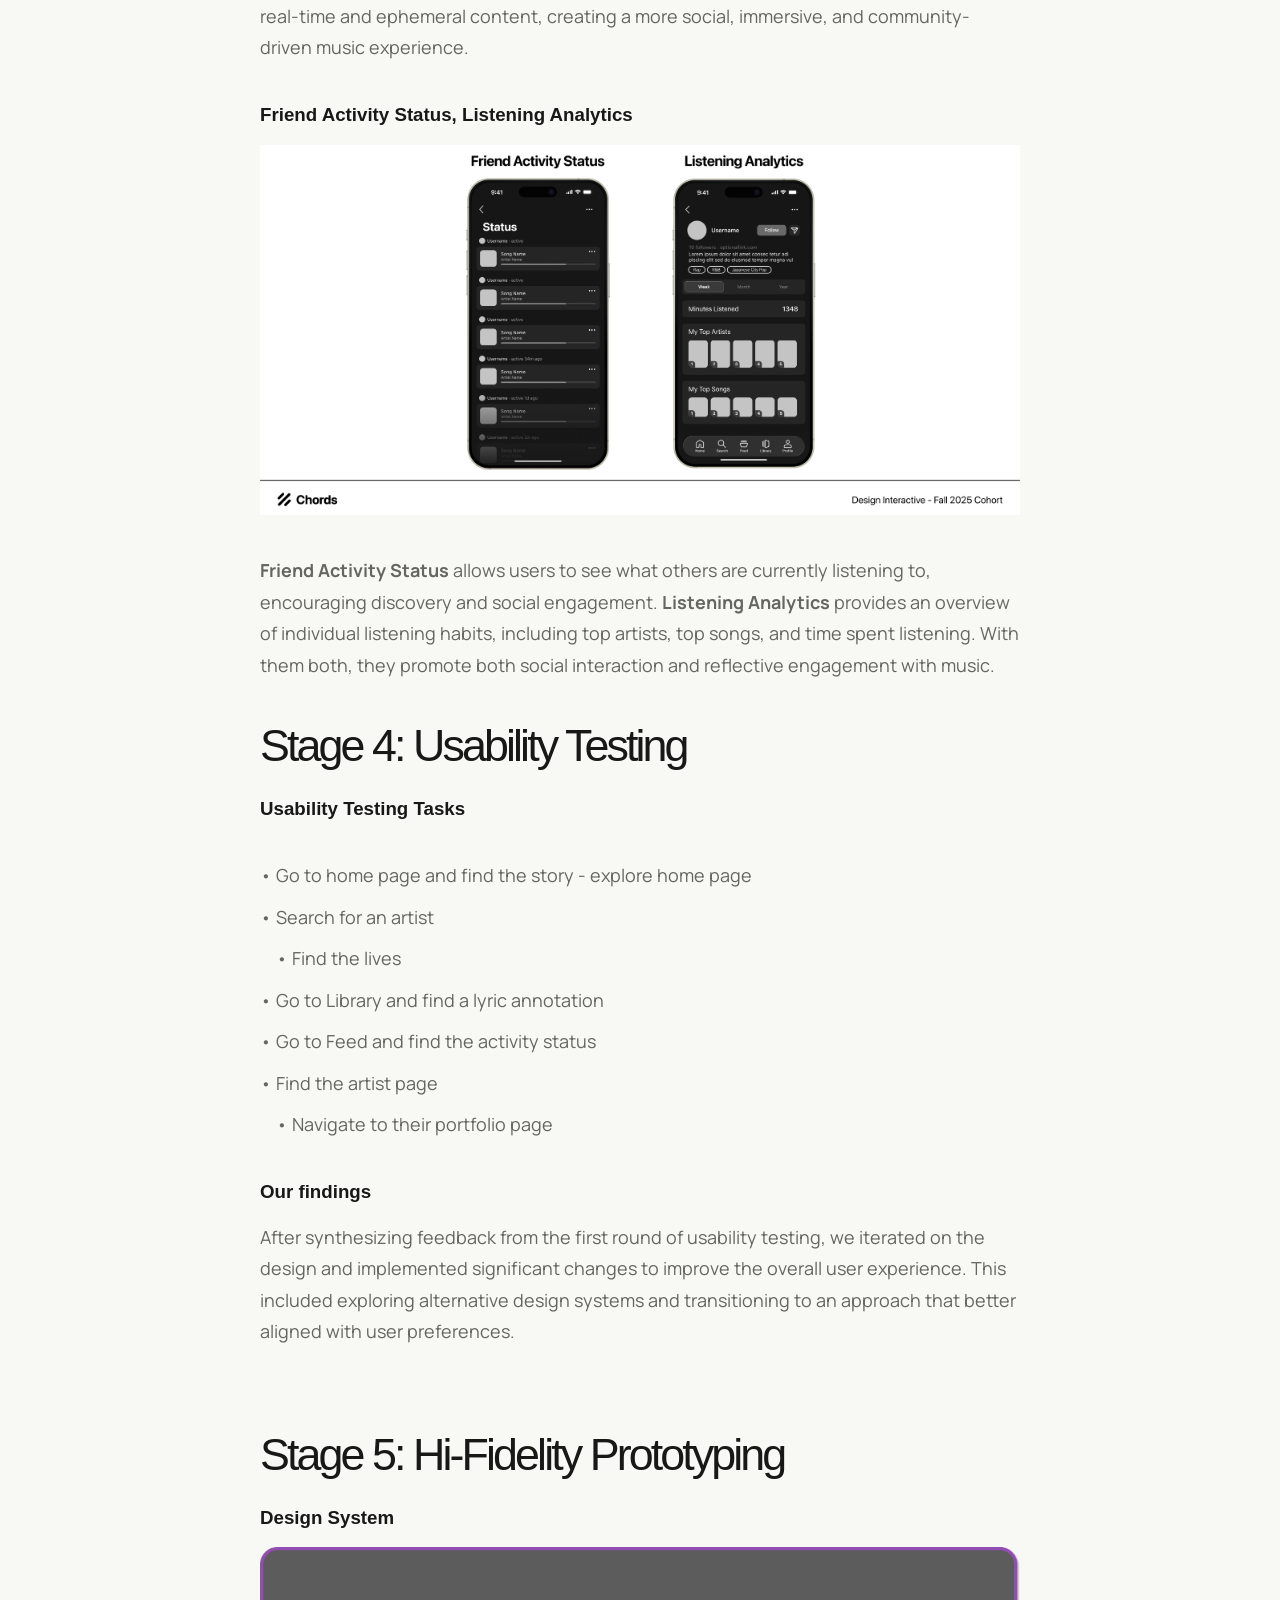
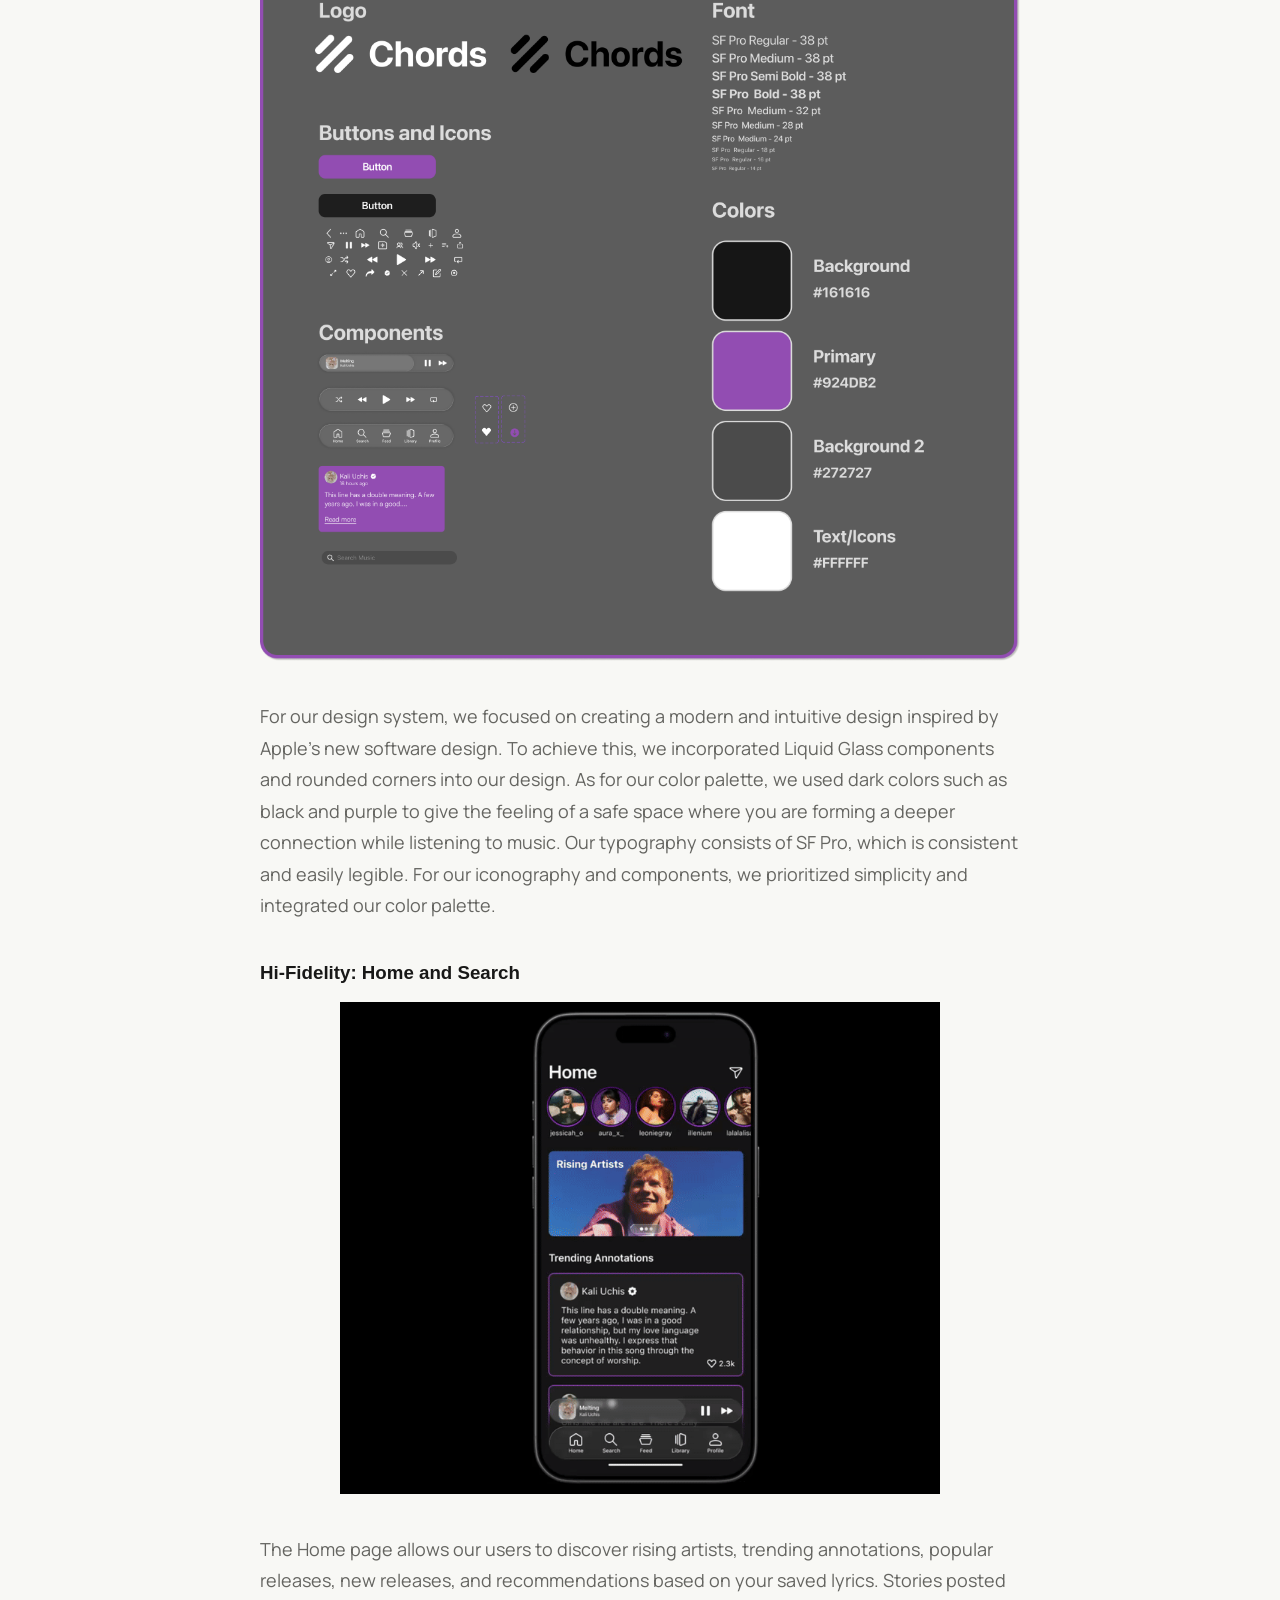
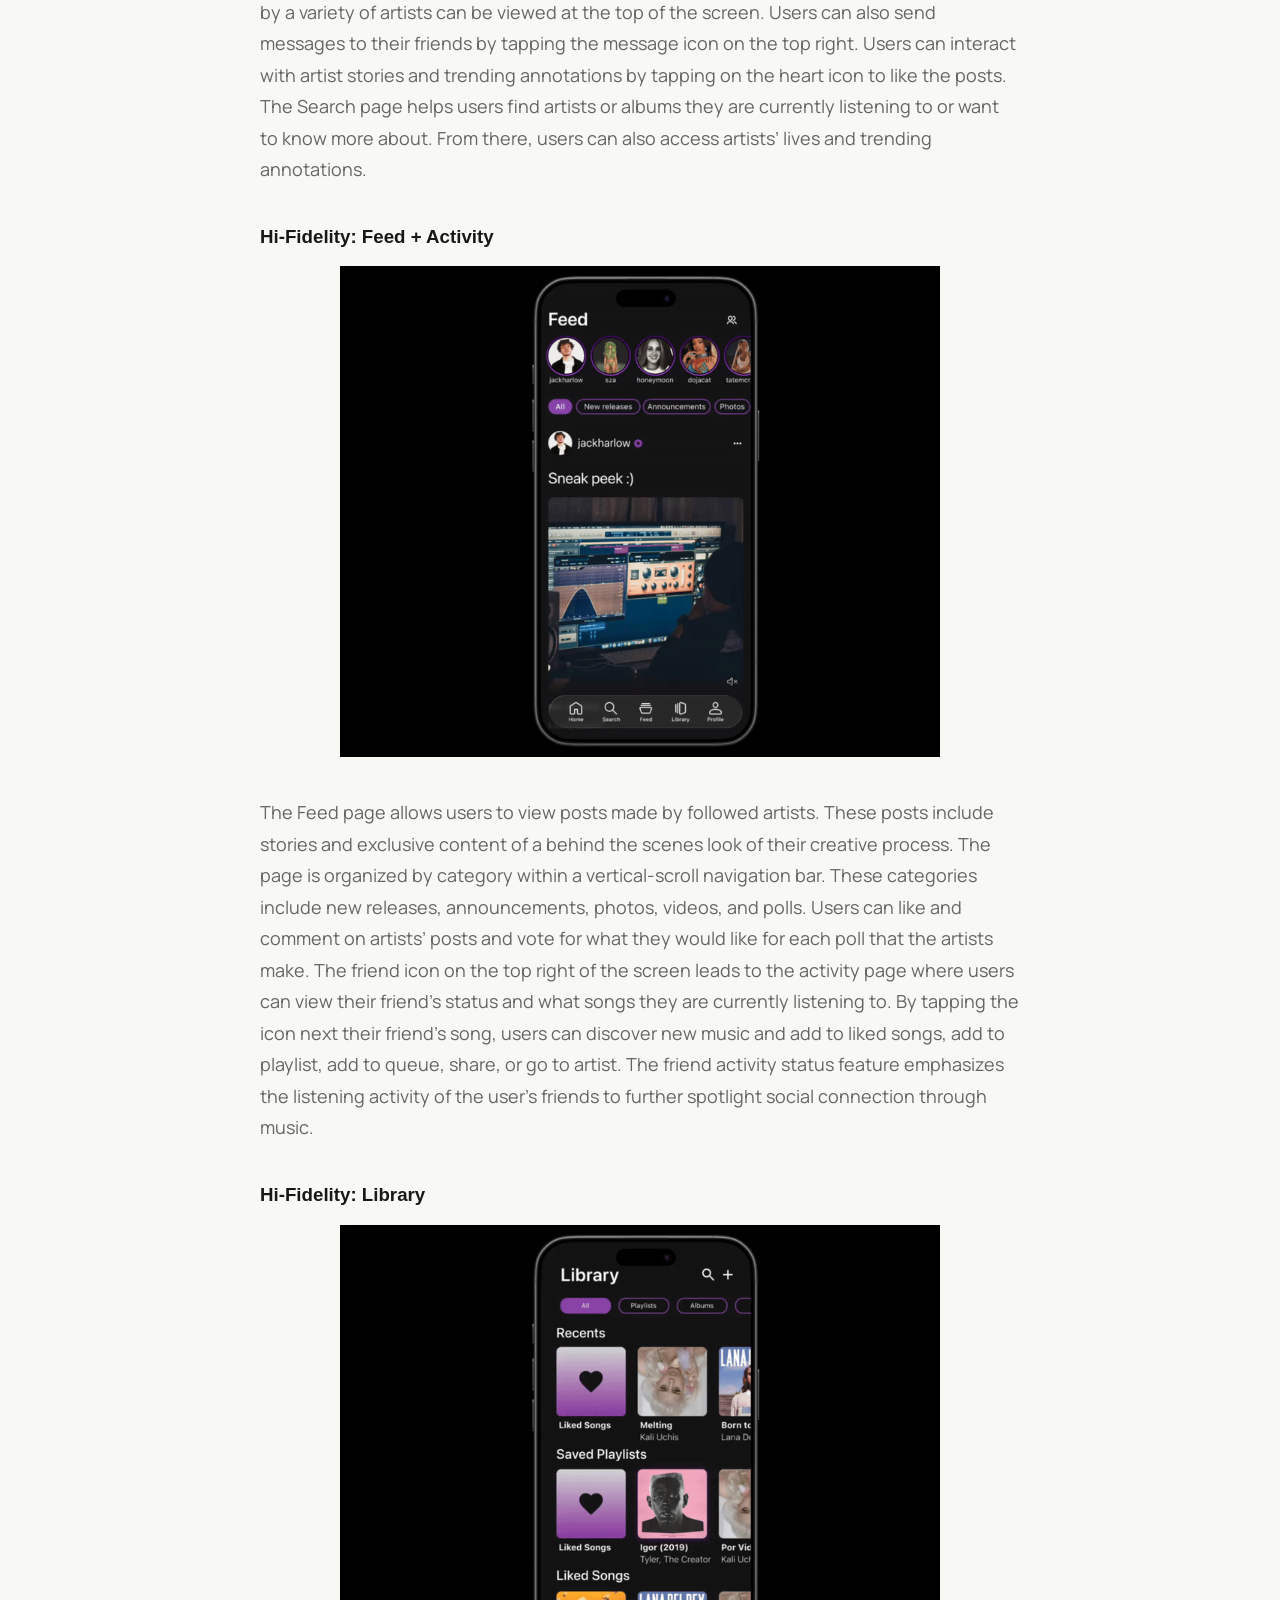
<file: projects/chords.html>
<!doctype html>
<html lang="en">
    <head>
        <meta charset="UTF-8" />
        <meta name="viewport" content="width=device-width, initial-scale=1.0" />
        <title>Chords — Taiki Lowe</title>
        <link rel="icon" type="image/x-icon" sizes="32x32" href="../Fixed TL.ico">
        <link rel="stylesheet" href="../styles.css" />
    </head>
    <body>
        <header class="site-header"><a class="wordmark" href="../index.html">
             <img src="../TL.png" alt="Taiki Lowe" width="200" height="200" style="transform: translate(-40px, 10px);">
        </a><nav aria-label="Primary"><a href="../index.html">Home</a><a class="active" href="../index.html#work">Work</a><a href="../about.html">About me</a></nav></header>
        <main class="case-study">
            <section class="case-hero wrap"><a class="back" href="../index.html#work">← All work</a><p class="eyebrow">Design Interactive · Fall 2025</p><h1>Chords</h1><p class="case-lede">A music app that helps fans discover, learn about, and support the artists they love.</p><dl class="case-details"><div><dt>Role</dt><dd>Product designer</dd></div><div><dt>Context</dt><dd>Design Interactive Cohort Program</dd></div><div><dt>Focus</dt><dd>Research, UX, UI</dd></div></dl></section>
            <img class="case-cover" src="../Hero Banner.png" alt="Chords music app screens" />
            <section class="case-content wrap">
                <h2>Introduction</h2><p>Introducing — Chords is a music app that builds connections by striking a chord between artists and listeners. <b>Chords</b> was created during a six-week sprint with Design Interactive’s 2025 Fall Cohort. During this time, we completely many rounds of ideation of finding gaps in music platforms to prototype a new and unique platform that centralizes understanding the artist.</p> 
                <img src="meet the team.jpg" alt="Chords team members" class="responsive-img" width="800" height="450" /><p></p>
                <h2>Stage 1: User Research<h3>Research Methods</h3><p>Our team used mixed-methods of research to further understand our audience, their current relationship with their music platforms and music in general. We started this process with a survey that received <b>70+ responses</b> and <b>10+ user interviews</b> to better understand how the users navigated their platform. This combination of survey data and qualitative interviews enabled us to form a well-rounded perspective on user needs and opportunities for improvement. We also conducted competitive analysis on other music platforms (Apple Music, Spotify, Youtube Music, etc.) as well as some more social platforms (Weverse, Genius) for a better understanding of the social aspect.</p>
                <h3>Our objective</h3><p>Our main research goal was to develop a solution that would allow listeners to be able to connect with other listeners, as well as artists that allows a more social aspect rather than just a platform to play and stream music.</p>
                <h3>Competitive Analysis</h3><img src="Competitive Analysis Case Study.png" alt="Competitive Analysis" class="responsive-img" width="800" height="300" />
                <p style="margin-top: 40px; margin-bottom: 40px;">Both Apple Music and Spotify offer strong personalized music discovery and cross-platform syncing. Apple Music focuses on curated, mood-based playlists and recent releases but is more limited outside the Apple ecosystem. Spotify excels in customization, discovery tools, and content variety, though many features require a paid subscription. Overall, both platforms highlight opportunities to improve accessibility and social engagement.</p>
                <h3>Research Findings</h3><img src="research findings slide.jpg" alt="Research Findings" class="responsive-img" width="800" height="500" />
                <p style="margin-top: 40px; margin-bottom: 40px;">A vast majority of users listen to music with an average of at least an hour per day. From our findings, we were able to conclude that there was a strong user interest in expanding music platforms beyond passive listening toward more interactive and social experiences. Participants expressed particular interest in collaborative features and additional artist-related content, indicating a strong desire to connect with others through shared listening experiences and to learn more about artists and their creative processes.</p>
                <p style="margin-top: 40px; margin-bottom: 40px;">While social features were still valued, users placed greater emphasis on deeper forms of engagement that encourage participation and discovery. Overall, these insights support the goal of creating a more community-driven music platform that strengthens connections between listeners and artists.</p>
                <h3>Research Limitations</h3><p style="margin-top: 40px; margin-bottom: 40px;">If given more time, we would expand more research on the perspective of an artist rather than solely focusing on the listener’s aspect. This would include how artists would realistically engage with or benefit from social interaction features.</p><p style="margin-top: 40px; margin-bottom: 40px;">After doing our research, we created an affinity map of all of our ideas and findings from the data collection. We decided to focus on four main points: <b>social, listening, artist focus, and user focus.</b> While ideating we were able to breakdown to a feature focus on some main ideas for features including a forum to talk about music, including a music making process and a place for artists to put our lyrics.</p>
                <h3>Feature Matrix</h3><h4>All Ideas</h4><img src="Feature Matrix_ Before Recycling Features.png" alt="Original Feature Matrix" class="responsive-img" width="800" height="500" /><p></p><h4>After Recycled Ideas</h4><img src="Feature Matrix_ Finalized.png" alt="Finalized Feature Matrix" class="responsive-img" width="800" height="500" /><p></p>
                <h2>Stage 2: Ideation<h3>Affinity Mapping</h3><img src="Feature Affinity Mapping.png" alt="Affinity Map" class="responsive-img" width="800" height="500" /><p style="margin-top: 40px; margin-bottom: 40px;">From all the compiled features we ideated, we took them and graphed them, using a feature matrix to weigh the importance of our features and decide which features that we wanted to keep.</p>
                <h3>Low-Fidelity Sketching</h3><img src="lofi sketches.jpg" alt="Lofi Sketches 1" class="responsive-img" width="800" height="500" /><img src="lofi sketches 2.jpg" alt="Lofi Sketches 2" class="responsive-img" width="800" height="500" />
                <p style="margin-top: 40px; margin-bottom: 40px;">After developing our initial concepts, we moved into the wireframing stage to better visualize and refine the structure of the platform. Through sketching, we explored layout ideas and user flows, allowing us to map out how users would navigate the experience. These wireframes outlined the core pages of the platform, including the <b>home, search, feed, profile, and library,</b> helping establish a cohesive foundation for the overall design before moving into higher-fidelity iterations.</p>
                <h3>User Flow</h3><img src="User Flow -Iteration 2.png" alt="User Flow" class="responsive-img" width="800" height="400" />
                <p style="margin-top: 40px; margin-bottom: 40px;">From ideation to sketching, we finalized a user flow in order to determine how we wanted our overall navigation of our platform. <b>After onboarding</b>, the user would be brought to the <b>homepage</b>. On the homepage, there would be artists’ stories on the top with a flow to the <b>messages</b> page. Scrolling further down the page, there would be <b>self-tailored recommendations</b> for the user to click into. If instead of these preferences, there is the <b>search page</b>. In this page, the user would be able to search for artists, songs, and lyrics. In addition, there would be a display of their <b>recent searches, artists' lives, and trending lyrics</b>. In the <b>feed</b>, it is a curated page dedicated for artists’ to update the listeners as well as a place for friends to check on each other’s listening status. Within each status, there is the ability to like or save each song to your <b>library</b>. Which brings us to the <b>library page</b>, a dedicated page for the user’s playlists and song organization. When a user clicks the lyrics icon within a song, they are taken to a lyrics view where annotated lines are highlighted, allowing them to tap into artist-created posts about each lyric and view comments from other listeners. Lastly, is the <b>profile page</b>, provided with two different profiles: the user and the artist. Within the artist’s profile, users would able to see both announcements they’ve made and their overall song portfolio.</p>
                <h3>Our Main Features</h3>
                <p style="margin-top: 40px; margin-bottom: 20px;">1. Lyric Annotations</p><p style="margin-top: 20px; margin-bottom: 20px;">2. Artist Portfolio</p><p style="margin-top: 20px; margin-bottom: 20px;">3. Friend Activity</p><p style="margin-top: 20px; margin-bottom: 20px;">4. Artist Stores and Lives</p><p style="margin-top: 20px; margin-bottom: 40px;">5. Listening Analytics</p> 
                <p style="margin-top: 20px; margin-bottom: 20px;">&#129504; Problem Statement (HMW)</p> 
                <p style="margin-top: 20px; margin-bottom: 20px;"> How might we create a more <b>interactive</b> and <b>social listening experience</b> that helps users feel <b>connected</b> to their music, favorite artists, and fellow fans?</p><p></p>
                <h2>Stage 3: Mid-Fidelity Prototyping</h2><p style="margin-top: 20px; margin-bottom: 20px;">After creating our sketches, we started incorporating our ideas into wireframes from our lo-fis. We made many different iterations on layout to determine which would be the most eye-appealing and ease for the user. Specifically, we made layout iterations on our lo-fi sketches to better define our main features such that they would capture the social aspect and deep connection with music that would enhance the user experience:</p>
                <p style="margin-top: 40px; margin-bottom: 10px;">• <b>Song Portfolios</b></p><p style="margin-top: 10px; margin-bottom: 10px;">&nbsp;&nbsp;&nbsp;&nbsp;• Learn more about the song through the expandable lyrics and about section</p>
                <p style="margin-top: 10px; margin-bottom: 10px;">• <b>Artist Lyric Annotations</b></p><p style="margin-top: 10px; margin-bottom: 10px;">&nbsp;&nbsp;&nbsp;&nbsp;• View and comment on artist annotations on highlighted lyrics</p>
                <p style="margin-top: 10px; margin-bottom: 10px;">• <b>Artist Stories/Lives</b></p><p style="margin-top: 10px; margin-bottom: 10px;">&nbsp;&nbsp;&nbsp;&nbsp;• Discover new songs through artist-made content promoting their music</p> 
                <p style="margin-top: 10px; margin-bottom: 10px;">• <b>Friend Activity Status</b></p><p style="margin-top: 10px; margin-bottom: 10px;">&nbsp;&nbsp;&nbsp;&nbsp;• See listening activity and online status from friends</p> 
                <p style="margin-top: 10px; margin-bottom: 10px;">• <b>Listening Analytics</b></p><p style="margin-top: 10px; margin-bottom: 40px;">&nbsp;&nbsp;&nbsp;&nbsp;• Display most listened to artists and songs on public profile</p> 
                <p>These mid-fi wireframes helped us determine our end goal and how we wanted to approach future iterations. With our mid-fis, we had the necessary resources to begin our usability testing.</p> 
                <h3>Song Portfolios, Artist Lyric Annotations, Artist Stories/Lives</h3><img src="midfis.png" alt="Midfi Designs" class="responsive-img" width="800" height="400" />
                <p style="margin-top: 40px; margin-bottom: 40px;"><b>Song portfolios</b> provide contextual information, visuals, and media tied to each track, while <b>artist lyric annotations</b> allow creators to explain specific lines and engage directly with listener comments. <b>Artist Stories and Lives</b> further enhance connection by offering real-time and ephemeral content, creating a more social, immersive, and community-driven music experience.</p> 
                <h3>Friend Activity Status, Listening Analytics</h3><img src="midfis2.png" alt="Midfi Designs 2" class="responsive-img" width="800" height="400" /> 
                <p style="margin-top: 40px; margin-bottom: 40px;"><b>Friend Activity Status</b> allows users to see what others are currently listening to, encouraging discovery and social engagement. <b>Listening Analytics</b> provides an overview of individual listening habits, including top artists, top songs, and time spent listening. With them both, they promote both social interaction and reflective engagement with music.</p>
                <h2>Stage 4: Usability Testing</h2><h3>Usability Testing Tasks</h3>
                <p style="margin-top: 40px; margin-bottom: 10px;">• Go to home page and find the story - explore home page</p>
                <p style="margin-top: 10px; margin-bottom: 10px;">• Search for an artist</p><p style="margin-top: 10px; margin-bottom: 10px;">&nbsp;&nbsp;&nbsp;&nbsp;• Find the lives</p>
                <p style="margin-top: 10px; margin-bottom: 10px;">• Go to Library and find a lyric annotation</p>
                <p style="margin-top: 10px; margin-bottom: 10px;">• Go to Feed and find the activity status</p> 
                <p style="margin-top: 10px; margin-bottom: 10px;">• Find the artist page</p><p style="margin-top: 10px; margin-bottom: 40px;">&nbsp;&nbsp;&nbsp;&nbsp;• Navigate to their portfolio page</p>
                <h3>Our findings</h3><p>After synthesizing feedback from the first round of usability testing, we iterated on the design and implemented significant changes to improve the overall user experience. This included exploring alternative design systems and transitioning to an approach that better aligned with user preferences.</p>
                <h2>Stage 5: Hi-Fidelity Prototyping</h2><h3>Design System</h3><img src="Chords DS.png" alt="Chords Design System" class="responsive-img" class="responsive-img" width="800" height="800" />
                <p style="margin-top: 40px; margin-bottom: 40px;">For our design system, we focused on creating a modern and intuitive design inspired by Apple’s new software design. To achieve this, we incorporated Liquid Glass components and rounded corners into our design. As for our color palette, we used dark colors such as black and purple to give the feeling of a safe space where you are forming a deeper connection while listening to music. Our typography consists of SF Pro, which is consistent and easily legible. For our iconography and components, we prioritized simplicity and integrated our color palette.</p>
                <h3>Hi-Fidelity: Home and Search</h3>
                <img src="homeandsearch-ezgif.com-video-to-gif-converter.gif" alt="Home and Search" class="responsive-img" width="600" height="500" /><p style="margin-top: 40px; margin-bottom: 40px;">The Home page allows our users to discover rising artists, trending annotations, popular releases, new releases, and recommendations based on your saved lyrics. Stories posted by a variety of artists can be viewed at the top of the screen. Users can also send messages to their friends by tapping the message icon on the top right. Users can interact with artist stories and trending annotations by tapping on the heart icon to like the posts. The Search page helps users find artists or albums they are currently listening to or want to know more about. From there, users can also access artists’ lives and trending annotations.</p>
                <h3>Hi-Fidelity: Feed + Activity</h3>
                <img src="feed-ezgif.com-video-to-gif-converter.gif" alt="Feed and Activity" class="responsive-img" width="600" height="500" /><p style="margin-top: 40px; margin-bottom: 40px;">The Feed page allows users to view posts made by followed artists. These posts include stories and exclusive content of a behind the scenes look of their creative process. The page is organized by category within a vertical-scroll navigation bar. These categories include new releases, announcements, photos, videos, and polls. Users can like and comment on artists’ posts and vote for what they would like for each poll that the artists make. The friend icon on the top right of the screen leads to the activity page where users can view their friend’s status and what songs they are currently listening to. By tapping the icon next their friend’s song, users can discover new music and add to liked songs, add to playlist, add to queue, share, or go to artist. The friend activity status feature emphasizes the listening activity of the user’s friends to further spotlight social connection through music.</p>
                <h3>Hi-Fidelity: Library</h3>
                <img src="library-ezgif.com-video-to-gif-converter.gif" alt="Library" class="responsive-img" width="600" height="500" /><p style="margin-top: 40px; margin-bottom: 40px;">The Library page contains a collection of playlists and songs saved by the user, which have expandable lyrics that can be viewed fully while the song is being played. The song covers are arranged in a modular format to enhance usability, and viewing the song itself follows a similar UI to that of other popular music streaming platforms. The key difference lies in the highlighted portion of the lyrics, which when clicked on, brings the user to a new page where the artist has written a short annotation entailing what the lyric means to them and why they wrote it. From here, users can interact with the artist annotation as if it were a social media post, being able to leave comments expressing their own thoughts on the annotated lyric. This feature—called “lyric annotations”—bridges the gap between artists and users through engagement with the artist-written annotations, providing a way to connect to artists in addition to the music they produce.</p> 
                <h3>Hi-Fidelity: Profile</h3>
                <img src="profile-ezgif.com-video-to-gif-converter.gif" alt="Profile" class="responsive-img" width="600" height="500" /><p style="margin-top: 40px; margin-bottom: 40px;">The design of our Profile page takes inspiration from those seen in popular social media platforms, with a short about section and an option to follow the user. Its unique features are the inclusion of the user’s most listened to songs and artists, as well as the total minutes they have spent listening to music on the app and tags for the music genres they listen to the most. Artists also have their own profiles, where they can spotlight a specific song and create public profiles for each of their songs, called “song portfolios.” Within a song’s portfolio, users can access information about the song including its release date, album, and a basic description from the artist. Users can also find a minimized lyrics section, complementary video content including a behind the scenes and music video, and visuals regarding the song’s production process on the same screen. These features allow users to build their profile based on their music preferences and learn more about the songs and artists they are interested in.</p>
                <h2>Stage 6: Presentation Day</h2><p>On presentation day, our team presented our 10 minute slide deck — including our entire design process to our prototyping of our product. After our presentation, we received a lot of valuable feedback from our judge, Jamie, on some visual details of our design. Based on this feedback, we aim to refine the layout and make adjustments to our navigation bar components.</p>
                <h3>Challenges</h3><p>Our main challenge throughout these six weeks was finding direction on our project. Since a lot of current music platforms are already optimized, it was quite difficult initially in finding a gap in the market. From this take, we learned that there aren’t that many platforms that focus on the artist and their music process we used that direction to develop <b>Chords</b>.</p> 
                <h3>Takeaways and Next Steps</h3><p>Going forward, we want to improve the financial and subscription aspects of the platform by examining key business areas such as artist revenue, tailored subscription options, advertising opportunities, and streaming or hosting infrastructure. We also plan to add more micro-interactions and enhance existing features to increase overall user engagement. This includes improving our recommendation algorithms, introducing new ways for users to engage more deeply with music, and expanding social sharing features with visual guides.</p> 
                <a style="text-decoration: underline; color: blue" href="https://www.figma.com/proto/HhI6pNplay5sD2VVKPc22I/Team-Music-Finder?page-id=1%3A9&node-id=8781-4925&p=f&viewport=470%2C454%2C0.03&t=DvzLlSj7QSHB9o7V-1&scaling=scale-down&content-scaling=fixed&starting-point-node-id=8781%3A4925&show-proto-sidebar=1" target="_blank">See on Figma ↗</a>
            </section>
        </main>
        <footer>
            <span>© 2026 Taiki Lowe</span><a href="../projects/samacare.html">Next project →</a>
        </footer>
    </body>
</html>
</file>
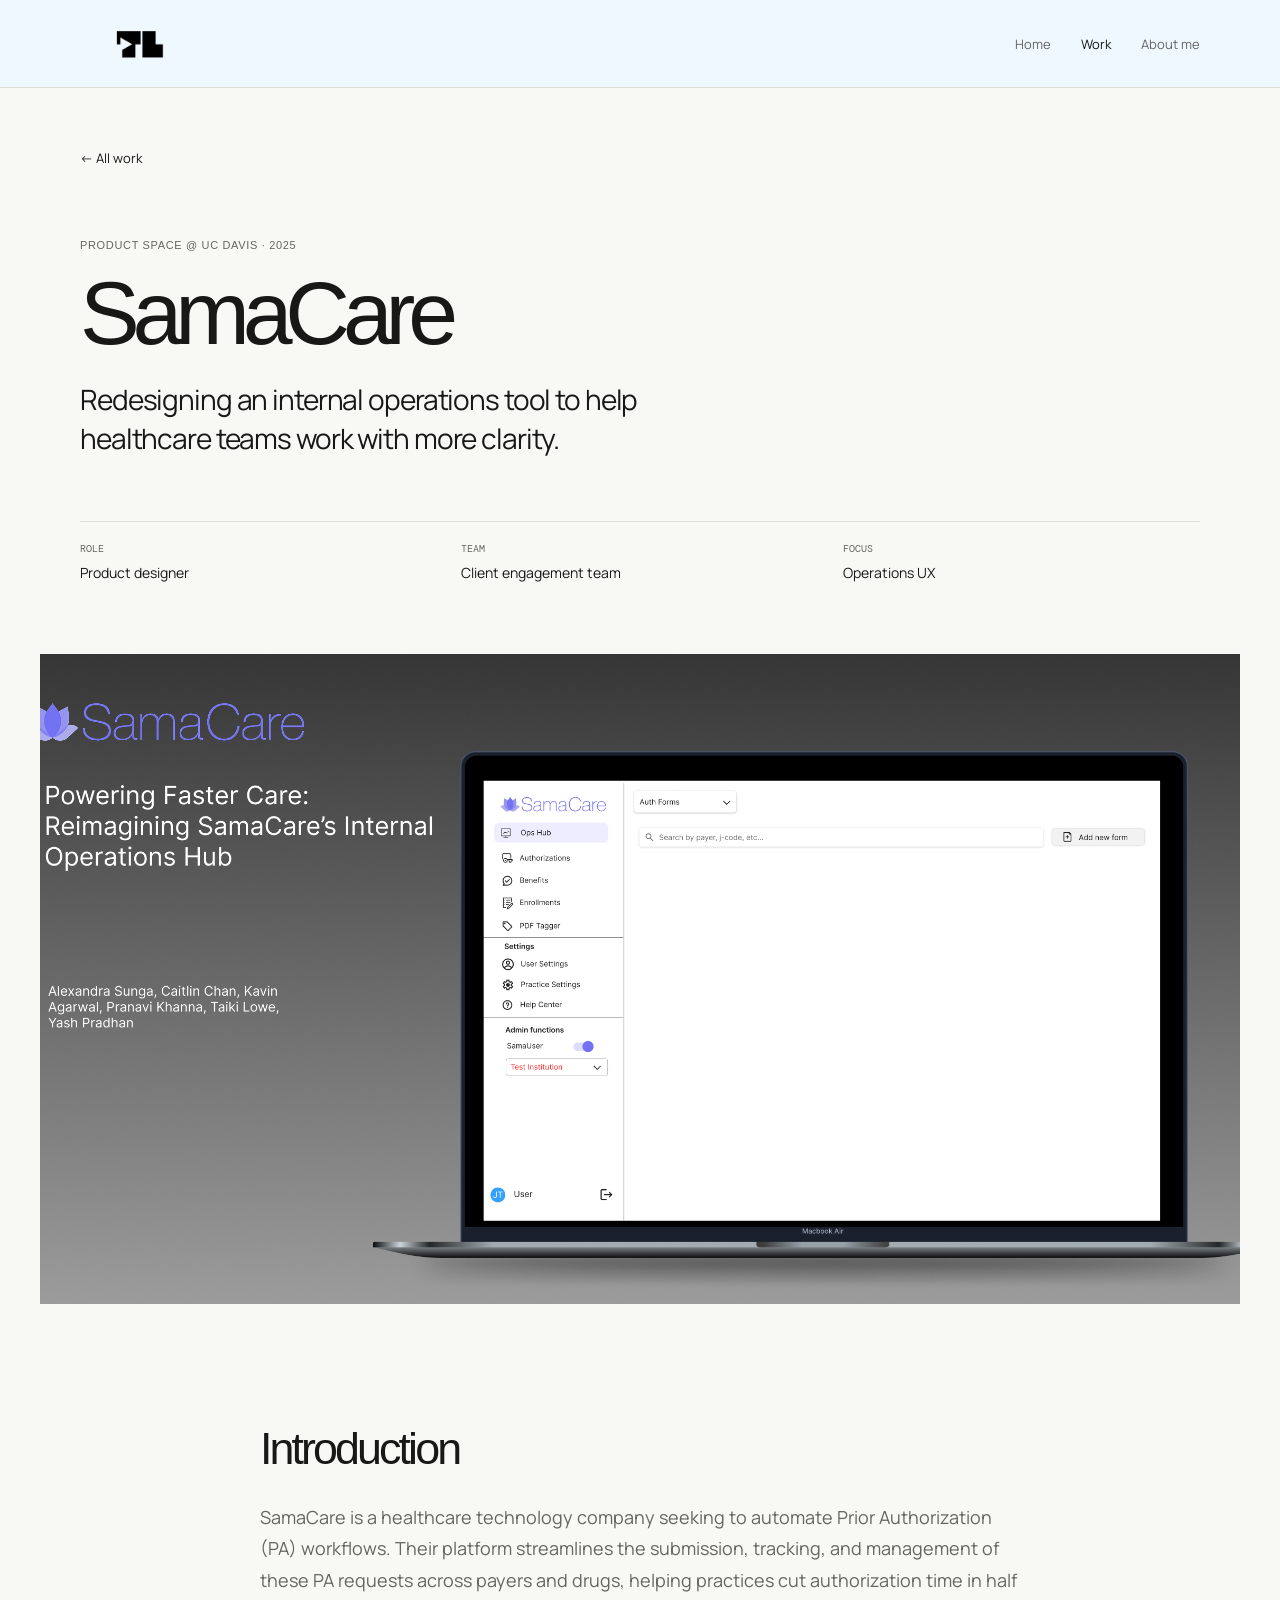
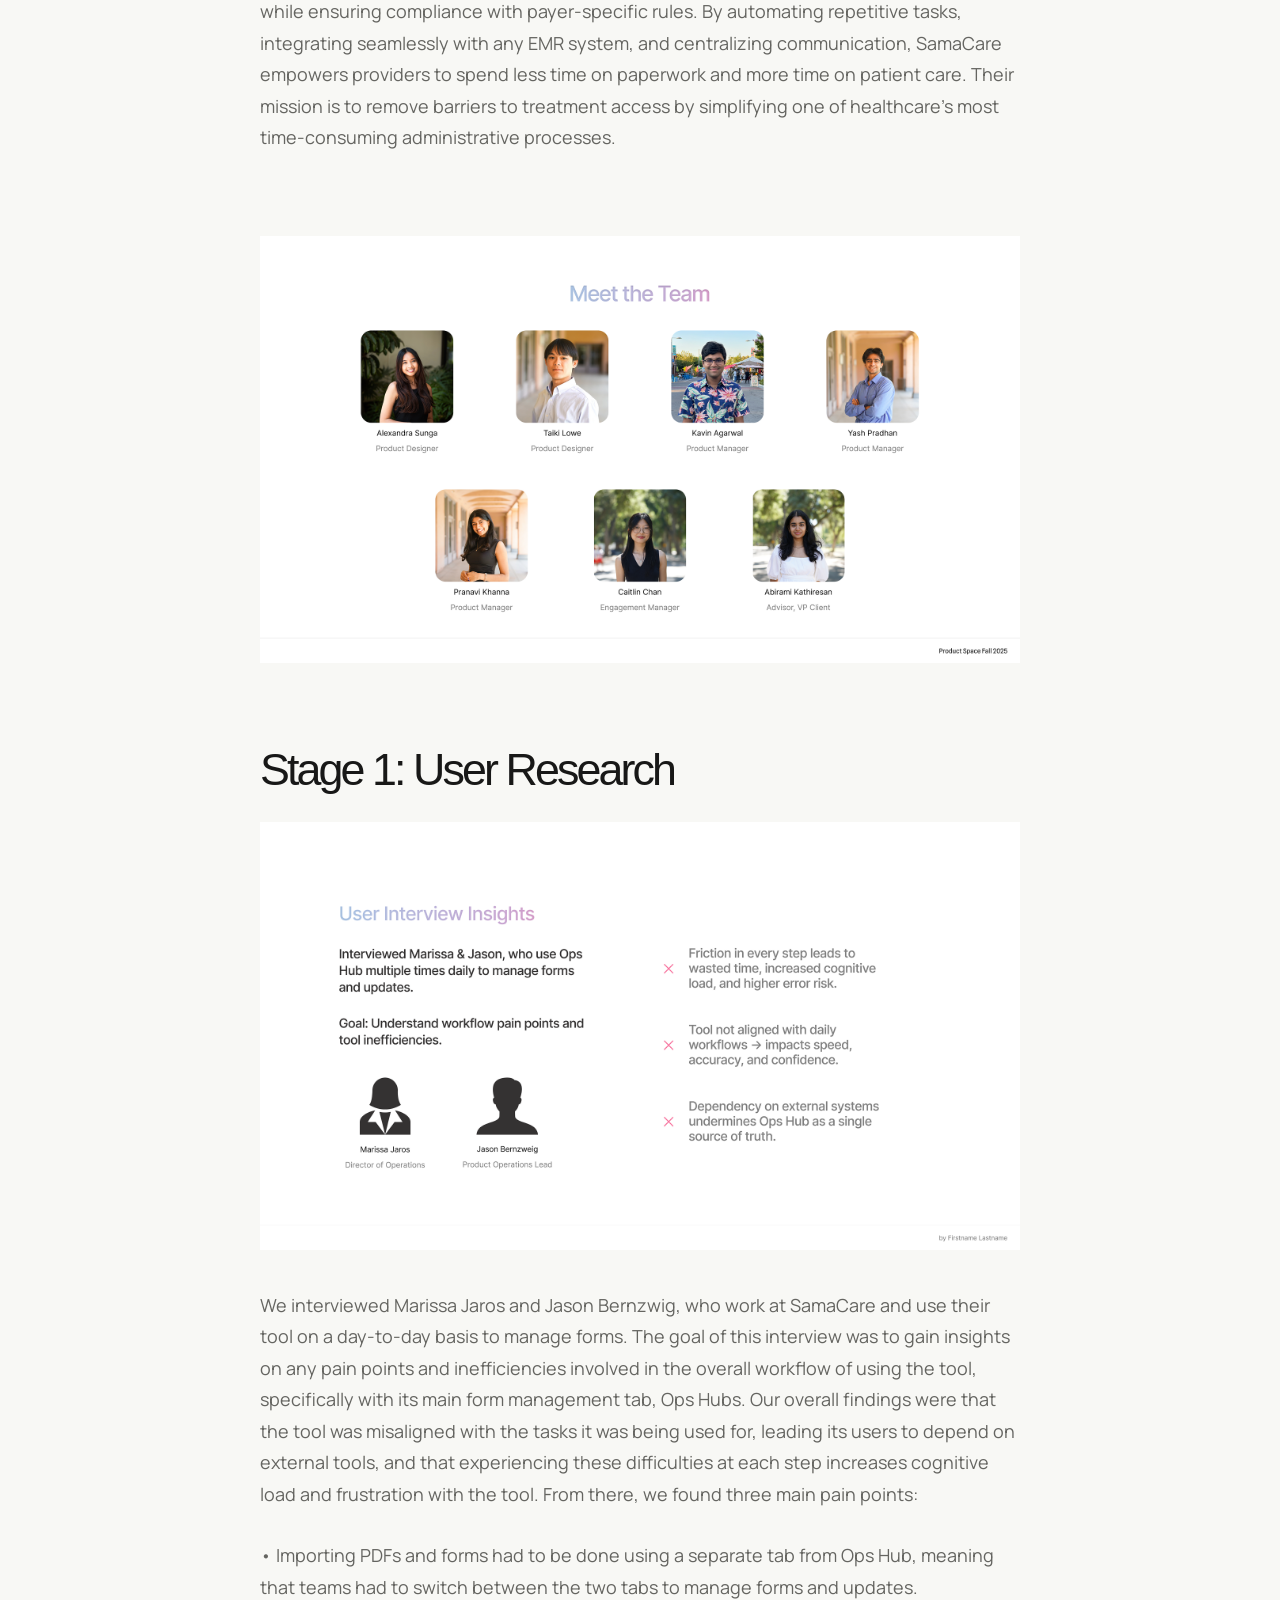
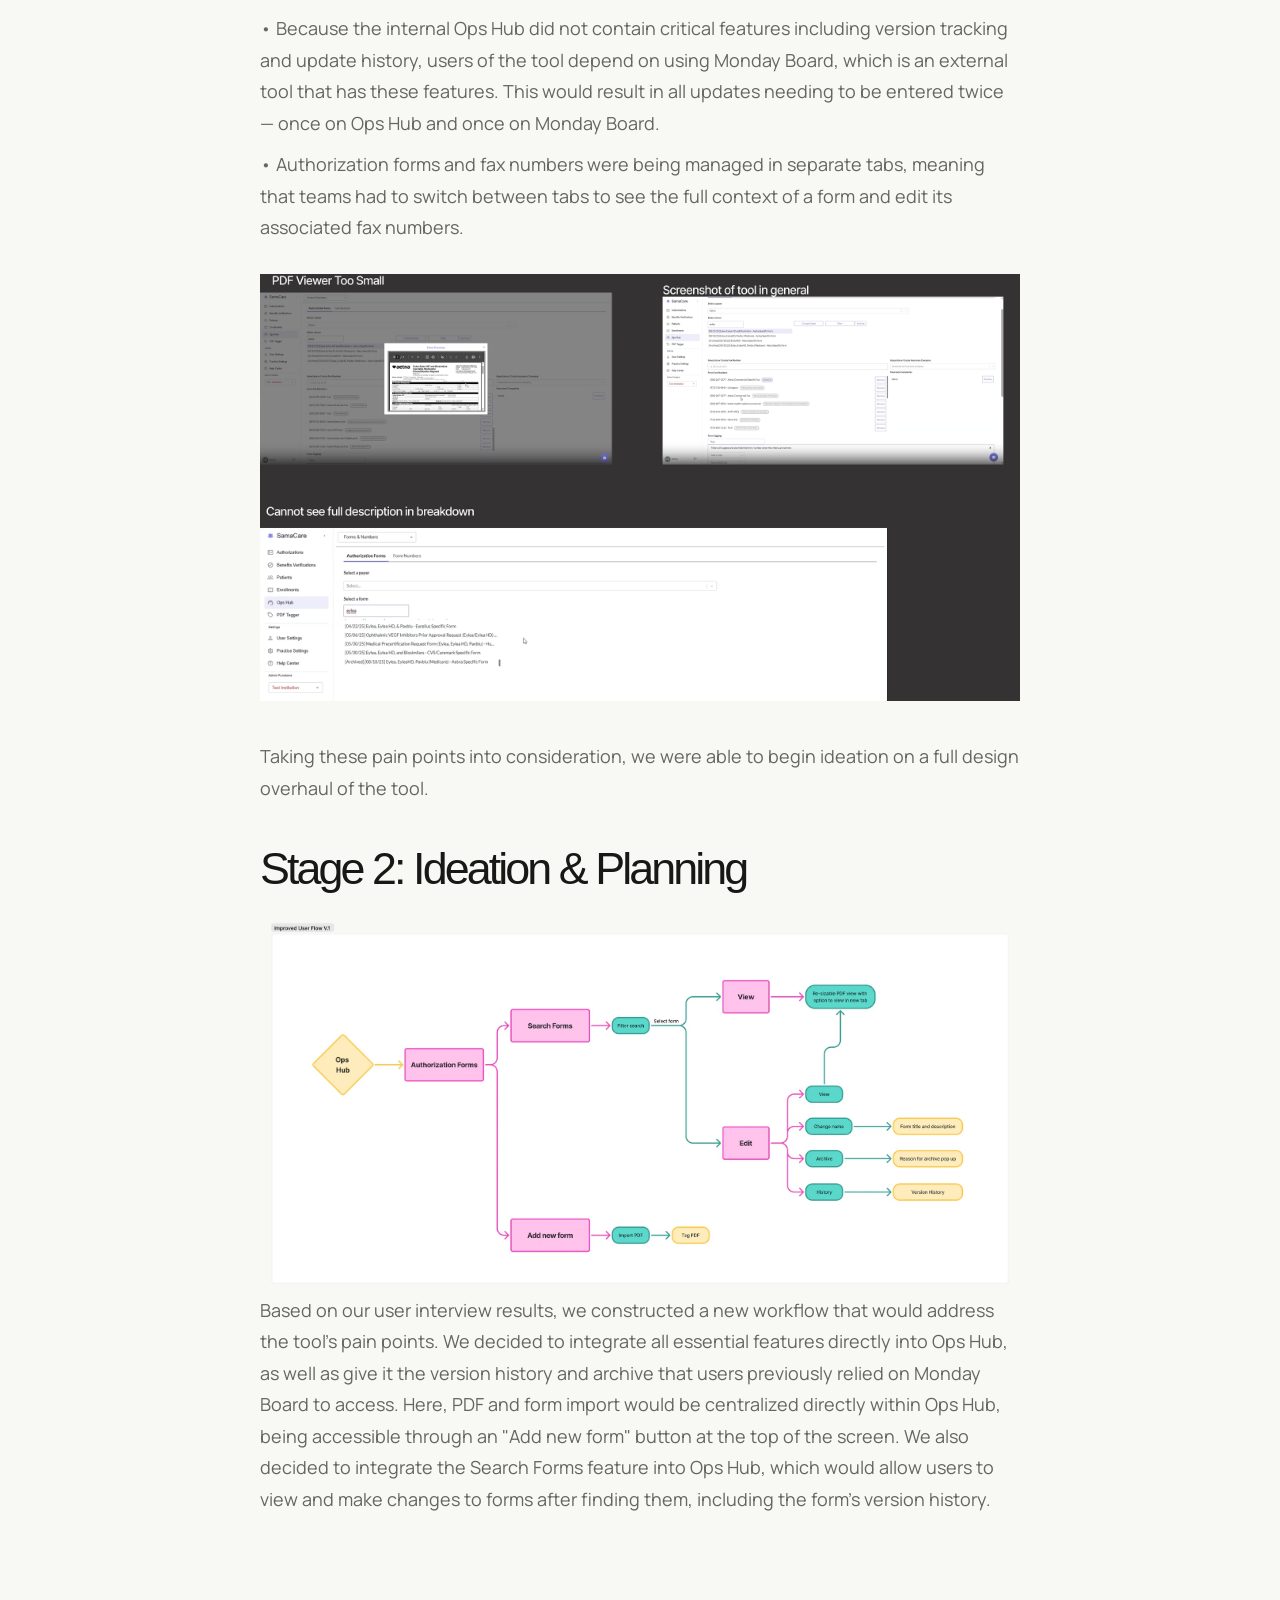
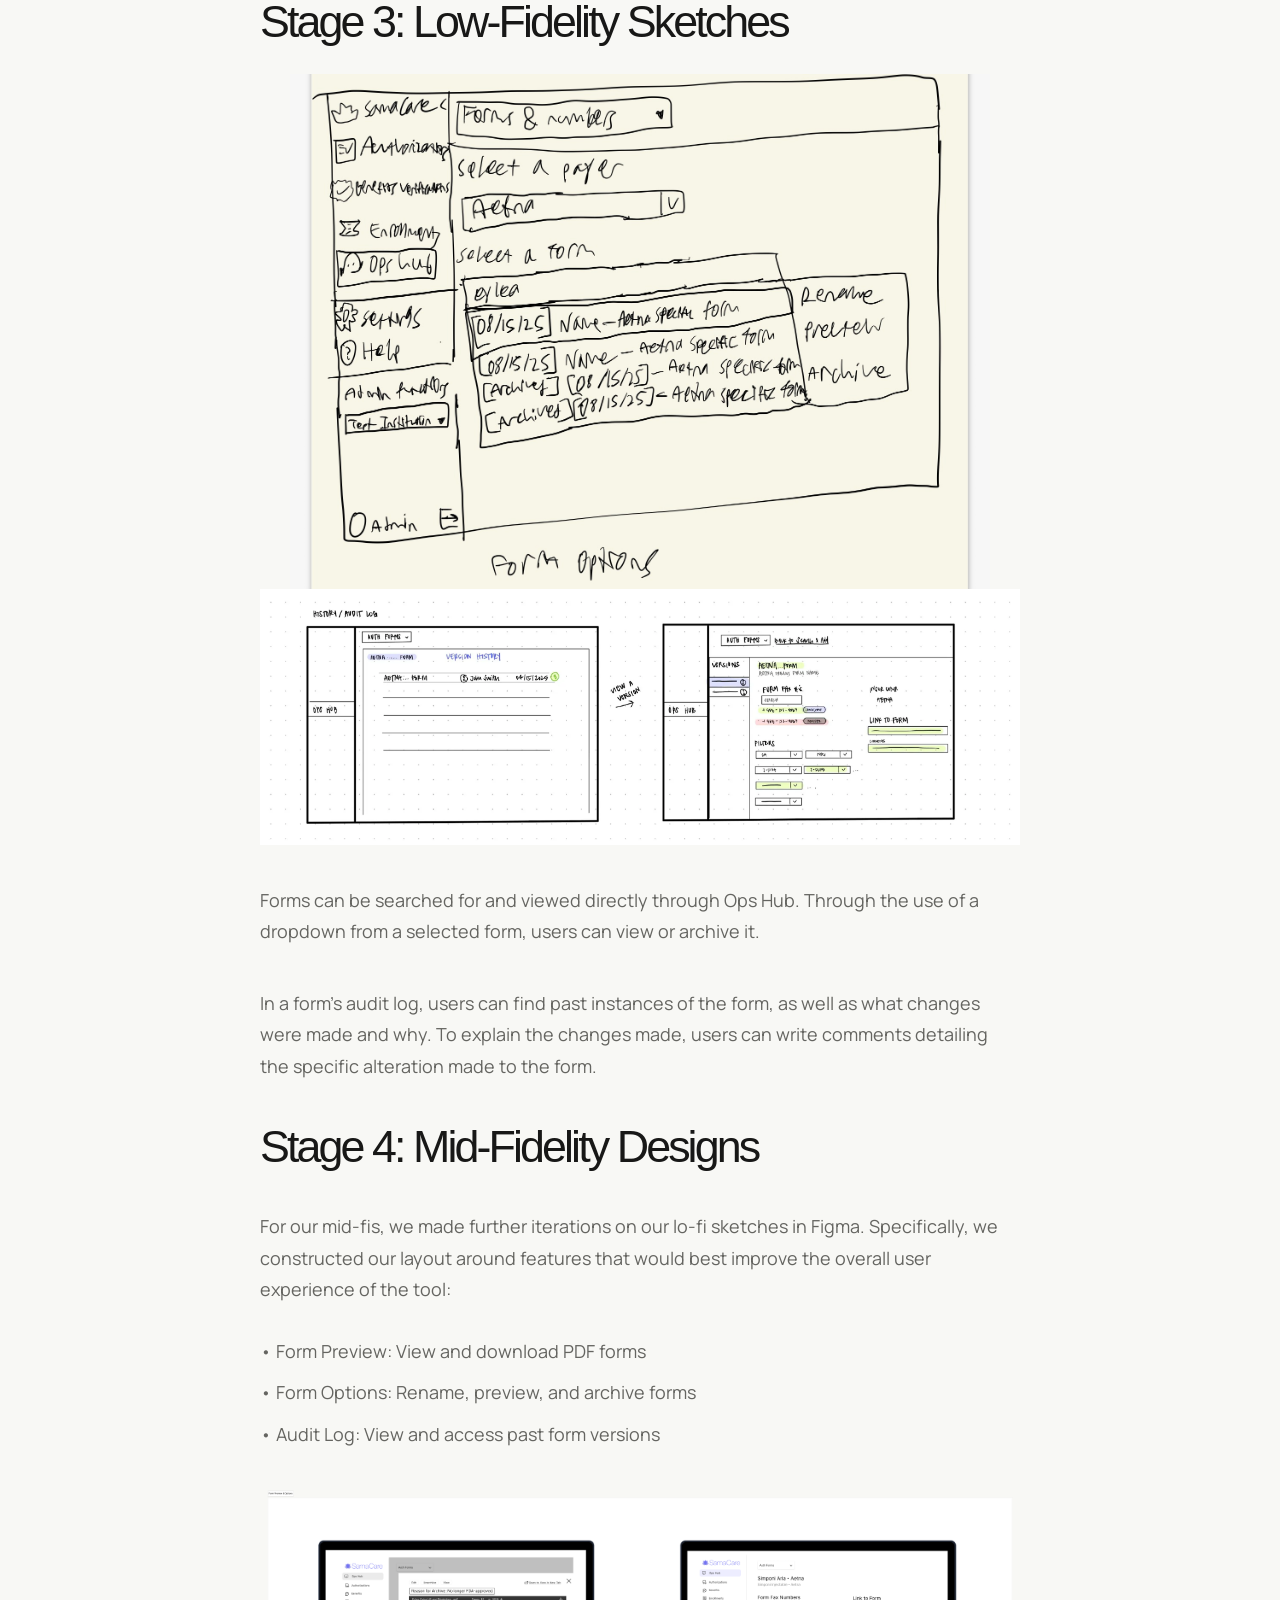
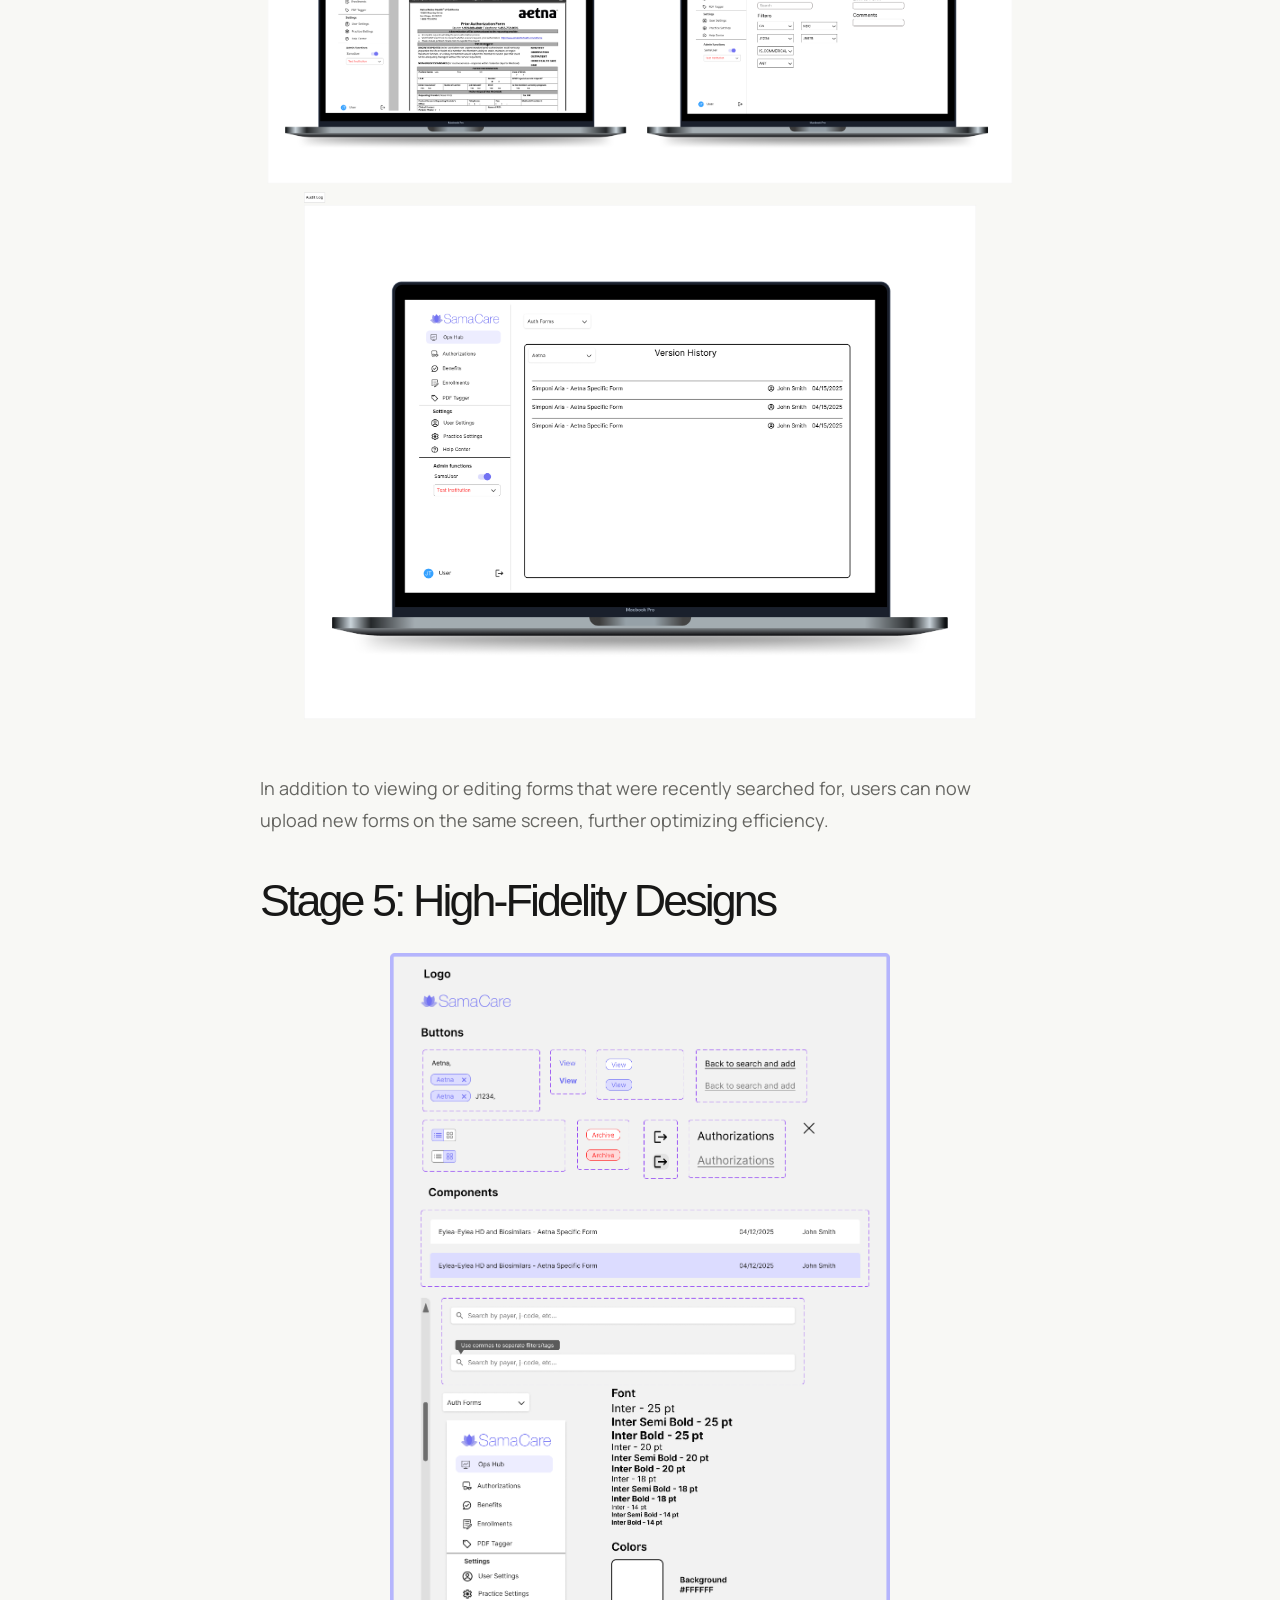
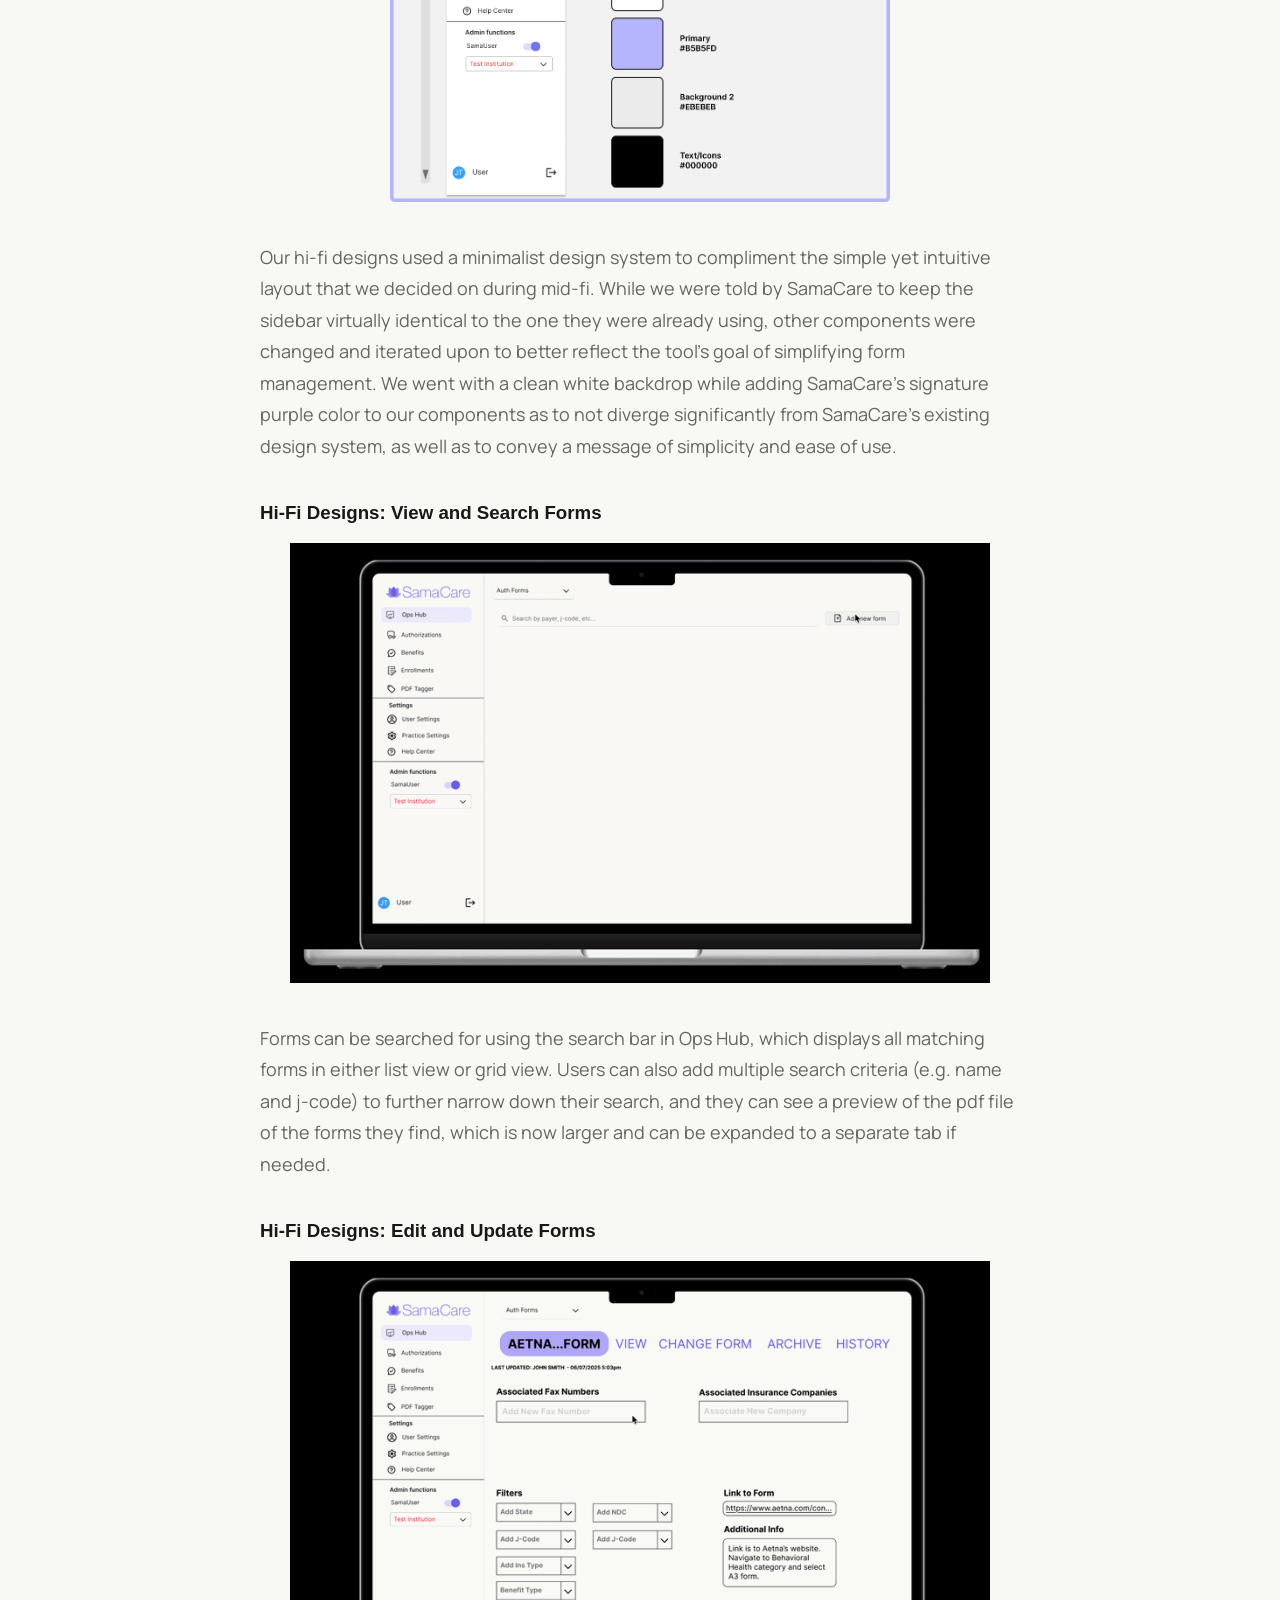
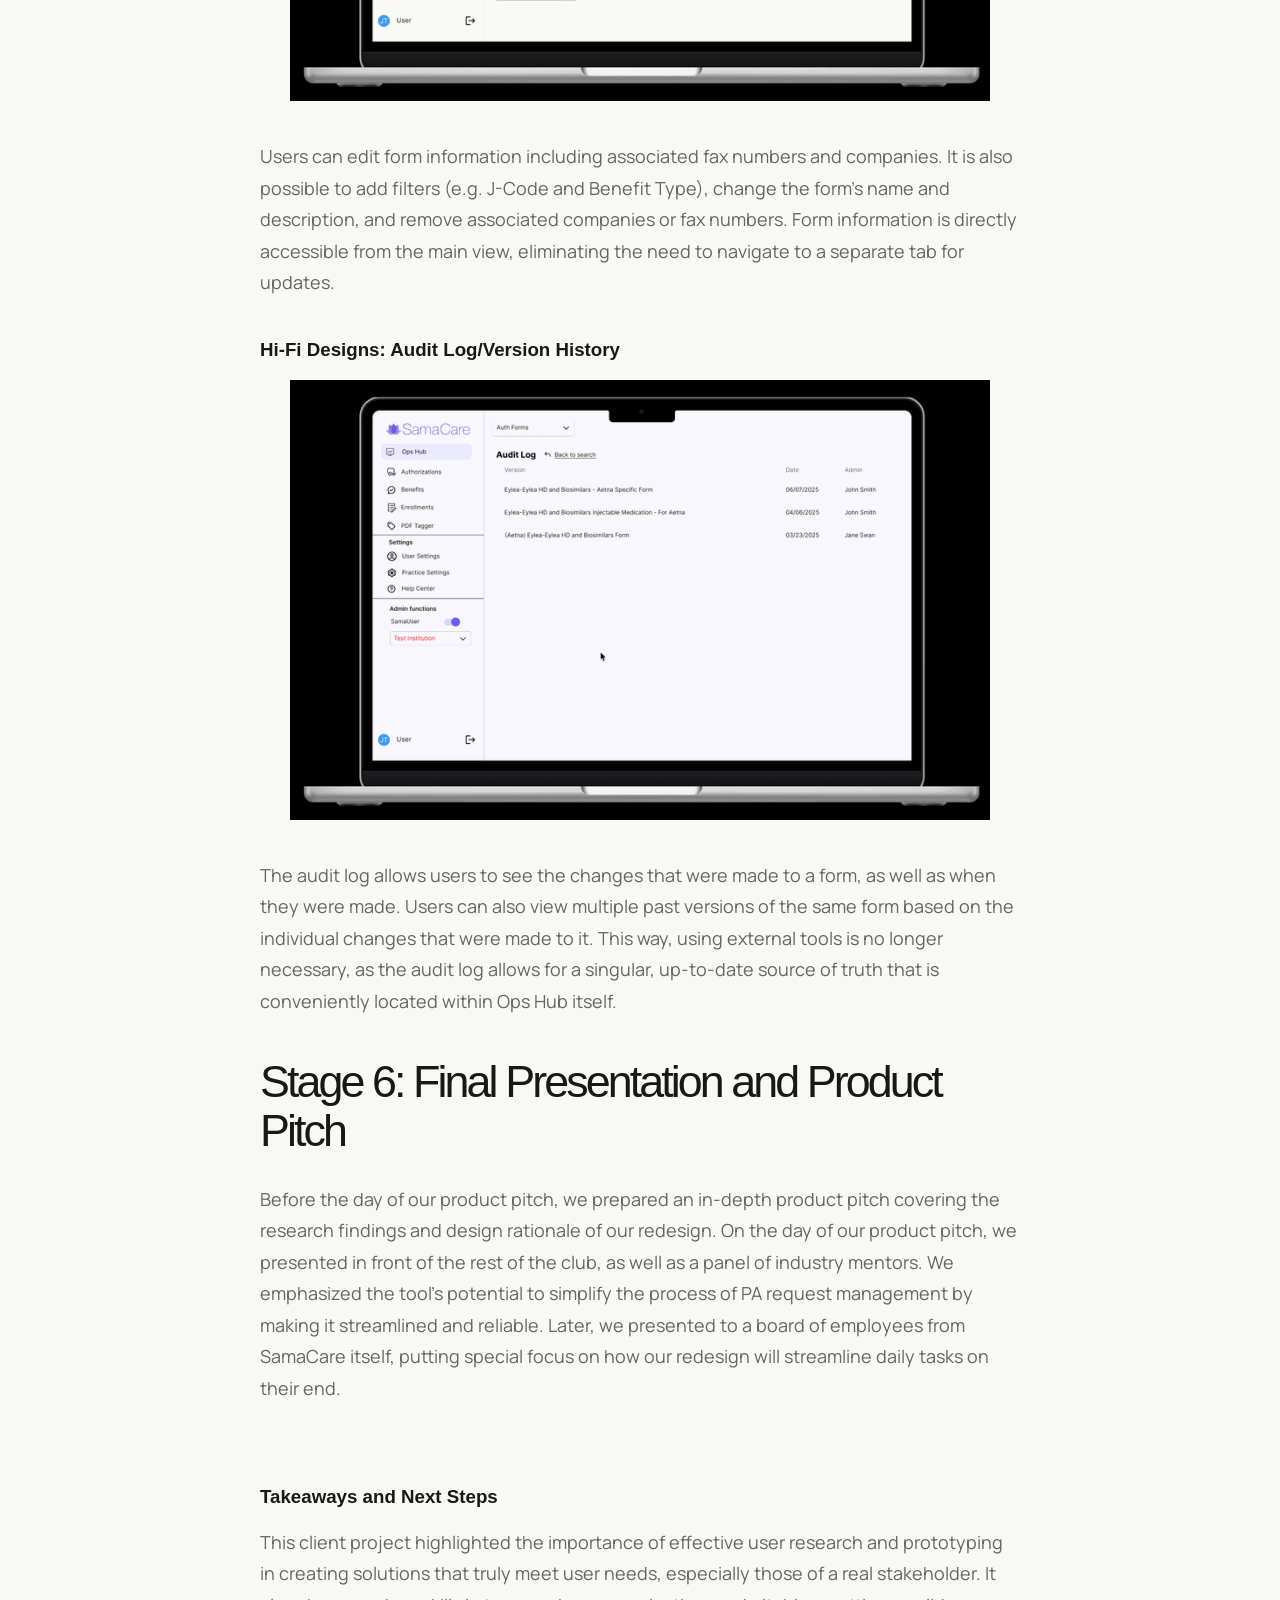
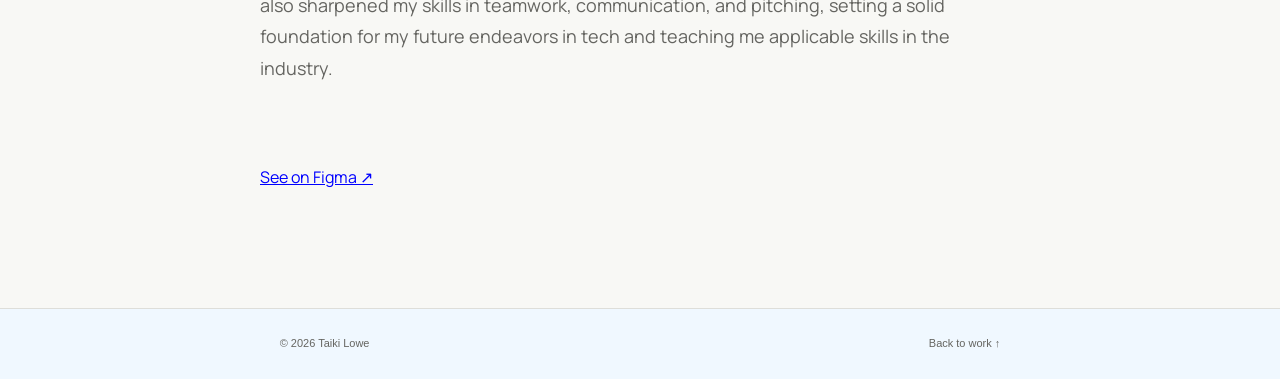
<file: projects/samacare.html>
<!doctype html>
<html lang="en"><head>
    <meta charset="UTF-8" /><meta name="viewport" content="width=device-width, initial-scale=1.0" />
    <title>SamaCare — Taiki Lowe</title>
    <link rel="icon" type="image/x-icon" sizes="32x32" href="../Fixed TL.ico">
    <link rel="stylesheet" href="../styles.css" />
</head>
<body>
    <header class="site-header"><a class="wordmark" href="../index.html">
        <img src="../TL.png" alt="Taiki Lowe" width="200" height="200" style="transform: translate(-40px, 10px);">
    </a><nav aria-label="Primary"><a href="../index.html">Home</a><a class="active" href="../index.html#work">Work</a><a href="../about.html">About me</a></nav></header>
    <main class="case-study">
        <section class="case-hero wrap"><a class="back" href="../index.html#work">← All work</a><p class="eyebrow">Product Space @ UC Davis · 2025</p><h1>SamaCare</h1><p class="case-lede">Redesigning an internal operations tool to help healthcare teams work with more clarity.</p><dl class="case-details"><div><dt>Role</dt><dd>Product designer</dd></div><div><dt>Team</dt><dd>Client engagement team</dd></div><div><dt>Focus</dt><dd>Operations UX</dd></div></dl></section>
        <img class="case-cover" src="../SamaCare Hero Image.png" alt="SamaCare internal tool screens" />
        <section class="case-content wrap">
           <h2>Introduction</h2><p>SamaCare is a healthcare technology company seeking to automate Prior Authorization (PA) workflows. Their platform streamlines the submission, tracking, and management of these PA requests across payers and drugs, helping practices cut authorization time in half while ensuring compliance with payer-specific rules. By automating repetitive tasks, integrating seamlessly with any EMR system, and centralizing communication, SamaCare empowers providers to spend less time on paperwork and more time on patient care. Their mission is to remove barriers to treatment access by simplifying one of healthcare’s most time-consuming administrative processes. </p>
            <img src="SamaCare Team.png" alt="SamaCare Team" class="responsive-img" width="800" height="450"/><p></p>
            <h2>Stage 1: User Research</h2><img src="User Interview Insights.png" alt="User Interview Insights" class="responsive-img" width="800" height="450"/>
            <p style="margin-top: 40px; margin-bottom: 30px;">We interviewed Marissa Jaros and Jason Bernzwig, who work at SamaCare and use their tool on a day-to-day basis to manage forms. The goal of this interview was to gain insights on any pain points and inefficiencies involved in the overall workflow of using the tool, specifically with its main form management tab, Ops Hubs. Our overall findings were that the tool was misaligned with the tasks it was being used for, leading its users to depend on external tools, and that experiencing these difficulties at each step increases cognitive load and frustration with the tool. From there, we found three main pain points:</p>
            <p style="margin-top: 10px; margin-bottom: 10px;">• Importing PDFs and forms had to be done using a separate tab from Ops Hub, meaning that teams had to switch between the two tabs to manage forms and updates. </p>
            <p style="margin-top: 10px; margin-bottom: 10px;">• Because the internal Ops Hub did not contain critical features including version tracking and update history, users of the tool depend on using Monday Board, which is an external tool that has these features. This would result in all updates needing to be entered twice — once on Ops Hub and once on Monday Board.</p>
            <p style="margin-top: 10px; margin-bottom: 30px;">• Authorization forms and fax numbers were being managed in separate tabs, meaning that teams had to switch between tabs to see the full context of a form and edit its associated fax numbers.</p> 
            <img src="Original SamaCare.png" alt="Original SamaCare" class="responsive-img" width="800" height="500" />
            <p style="margin-top: 40px; margin-bottom: 40px;">Taking these pain points into consideration, we were able to begin ideation on a full design overhaul of the tool. </p>
            <h2>Stage 2: Ideation & Planning</h2><img src="SamaCare User Flow.png" alt="SamaCare User Flow" class="responsive-img" width="800" height="400"/>
            <p>Based on our user interview results, we constructed a new workflow that would address the tool's pain points. We decided to integrate all essential features directly into Ops Hub, as  well as give it the version history and archive that users previously relied on Monday Board to access. Here, PDF and form import would be centralized directly within Ops Hub, being accessible through an "Add new form" button at the top of the screen. We also decided to integrate the Search Forms feature into Ops Hub, which would allow users to view and make changes to forms after finding them, including the form's version history.</p>
            <h2>Stage 3: Low-Fidelity Sketches</h2><img src="SamaCare Lofi 2.jpeg" alt="SamaCare Lofis " class="responsive-img" height="500" width="700"/><img src="SamaCare Lofi.png" alt="SamaCare Lofis 2" class="responsive-img" height="300" width="800"/>
            <p style="margin-top: 40px; margin-bottom: 40px;">Forms can be searched for and viewed directly through Ops Hub. Through the use of a dropdown from a selected form, users can view or archive it.</p> 
            <p style="margin-top: 40px; margin-bottom: 40px;">In a form's audit log, users can find past instances of the form, as well as what changes were made and why. To explain the changes made, users can write comments detailing the specific alteration made to the form.</p>
            <h2>Stage 4: Mid-Fidelity Designs</h2><p style="margin-top: 40px; margin-bottom: 30px;">For our mid-fis, we made further iterations on our lo-fi sketches in Figma. Specifically, we constructed our layout around features that would best improve the overall user experience of the tool:</p>
            <p style="margin-top: 10px; margin-bottom: 10px;">• Form Preview: View and download PDF forms </p> 
            <p style="margin-top: 10px; margin-bottom: 10px;">• Form Options: Rename, preview, and archive forms </p> 
            <p style="margin-top: 10px; margin-bottom: 40px;">• Audit Log: View and access past form versions </p>
            <img src="Form Preview & Options.png" alt="Form Preview & Options" class="responsive-img" width="1000" height="400" /><img src="Audit Log.png" alt="Audit Log" class="responsive-img" width="700" height="500" />
            <p style="margin-top: 40px; margin-bottom: 40px;">In addition to viewing or editing forms that were recently searched for, users can now upload new forms on the same screen, further optimizing efficiency.</p> 
            <h2>Stage 5: High-Fidelity Designs</h2><img src="Design System.png" alt="SamaCare Design System" class="responsive-img" width="500" height="800" />
            <p style="margin-top: 40px; margin-bottom: 40px;">Our hi-fi designs used a minimalist design system to compliment the simple yet intuitive layout that we decided on during mid-fi. While we were told by SamaCare to keep the sidebar virtually identical to the one they were already using, other components were changed and iterated upon to better reflect the tool's goal of simplifying form management. We went with a clean white backdrop while adding SamaCare's signature purple color to our components as to not diverge significantly from SamaCare's existing design system, as well as to convey a message of simplicity and ease of use.</p>
            <h3>Hi-Fi Designs: View and Search Forms</h3><img src="View and Search Forms.gif" alt="View and Search Forms" class="responsive-img" width="700" height="400" />
            <p style="margin-top: 40px; margin-bottom: 40px;">Forms can be searched for using the search bar in Ops Hub, which displays all matching forms in either list view or grid view. Users can also add multiple search criteria (e.g. name and j-code) to further narrow down their search, and they can see a preview of the pdf file of the forms they find, which is now larger and can be expanded to a separate tab if needed.</p>
            <h3>Hi-Fi Designs: Edit and Update Forms</h3><img src="Edit and Update Forms.gif" alt="Edit and Update Forms" class="responsive-img" width="700" height="400" /> 
            <p style="margin-top: 40px; margin-bottom: 40px;">Users can edit form information including associated fax numbers and companies. It is also possible to add filters (e.g. J-Code and Benefit Type), change the form's name and description, and remove associated companies or fax numbers. Form information is directly accessible from the main view, eliminating the need to navigate to a separate tab for updates.</p> 
            <h3>Hi-Fi Designs: Audit Log/Version History</h3><img src="Audit Log and Version History.gif" alt="Audit Log" class="responsive-img" width="700" height="400" />
            <p style="margin-top: 40px; margin-bottom: 40px;">The audit log allows users to see the changes that were made to a form, as well as when they were made.  Users can also view multiple past versions of the same form based on the individual changes that were made to it. This way, using external tools is no longer necessary, as the audit log allows for a singular, up-to-date source of truth that is conveniently located within Ops Hub itself. </p>
            <h2>Stage 6: Final Presentation and Product Pitch</h2><p>Before the day of our product pitch, we prepared an in-depth product pitch covering the research findings and design rationale of our redesign. On the day of our product pitch, we presented in front of the rest of the club, as well as a panel of industry mentors. We emphasized the tool's potential to simplify the process of PA request management by making it streamlined and reliable. Later, we presented to a board of employees from SamaCare itself, putting special focus on how our redesign will streamline daily tasks on their end.</p>
            <h3>Takeaways and Next Steps</h3><p>This client project highlighted the importance of effective user research and prototyping in creating solutions that truly meet user needs, especially those of a real stakeholder.  It also sharpened my skills in teamwork, communication, and pitching, setting a solid foundation for my future endeavors in tech and teaching me applicable skills in the industry. </p>
            <a style="text-decoration: underline; color: blue" href="https://www.figma.com/proto/AXmTJrFXHTTfXDPdovjVBf/Ops-Hub-Redesign?page-id=0%3A1&node-id=292-793&viewport=1028%2C967%2C0.24&t=8G5L0OpSlNq6WEEz-1&scaling=scale-down&content-scaling=fixed&starting-point-node-id=1%3A14" target="_blank">See on Figma ↗</a>
        </section>
    </main>
    <footer>
        <span>© 2026 Taiki Lowe</span><a href="../index.html#work">Back to work ↑</a>
    </footer>
</body>
</html>
</file>
<file: styles.css>
@import url('https://fonts.googleapis.com/css2?family=DM+Mono:wght@400;500&family=Manrope:wght@400;500;600;700&display=swap');

:root{
    --ink:#181817;
    --muted:#656561;
    --line:#deded9;
    --paper:#f8f8f5;
    --lime:#d5eb71;
    --pink:#f5d6e9;
    --blue:#dbeaf2
}
*{box-sizing:border-box}
html{
    scroll-behavior:smooth;
}
body{
    margin:0;
    background:var(--paper);
    color:var(--ink);
    font-family:Manrope,Arial,sans-serif; 
}
.finisher-header {
  align-items: center;
  width: 100vw !important; /* Forces width to match 100% of the viewport width */ 
  margin-inline:auto;
    /* Force mobile GPU rendering to stabilize layout shifts */
  transform: translateZ(0);
  will-change: transform;
  overflow: hidden;
}
h1{
    font-family:"Verdana",Helvetica,sans-serif;
} 
h2{
    font-family:"Verdana",Helvetica,sans-serif;
}
h3{
    font-family:"Verdana",Helvetica,sans-serif;
}
a{
    color:inherit;text-decoration:none
}
.wrap{
    width:min(1120px,calc(100% - 80px));
    margin-inline:auto;
} 
.flex-container {
  display: flex;         /* Places image and text side-by-side */
  align-items: center;   /* Vertically centers the text next to the image */
  gap: 20px;             /* Adds clean spacing between the image and text */
}
.flex-container img {
  max-width: 100%;    /* Makes sure the image doesn't overflow */
  height: auto;
}
.aligned-image {
  max-width: 200px;      /* Keeps the image at a controlled size */
  height: auto;          /* Maintains the aspect ratio */
}

.responsive-img {
  display: block;
  max-width: 100%;    /* Overrides the 800px width to fit the mobile screen perfectly */
  height: auto;       /* Overrides the 450px height to keep the original aspect ratio */
  margin: 0 auto;     /* Centers the image horizontally if the screen is wider than 800px */
}

.site-header{
    background-color: aliceblue;height:88px;padding:0 max(40px,calc((100vw - 1120px)/2));display:flex;align-items:center;justify-content:space-between;border-bottom:1px solid var(--line);font-size:13px
} 

.wordmark{
    font-weight:700;letter-spacing:-.04em;font-size:16px
  }
  .site-header nav{
    display:flex;gap:30px;color:var(--muted)
  }
  .site-header nav a{
    transition:color .2s
  }
  .site-header nav a:hover,.site-header nav a.active{color:var(--ink)}.eyebrow{
    font-family:'Arial',monospace;font-size:11px;text-transform:uppercase;letter-spacing:.06em;color:var(--muted);margin:0 0 20px
  }
  .hero{
    padding:5% 17% 10%;
    width: 100%;
    align-items: left;
    justify-content: left;
    text-align: left;
  } 
  .portrait{
    width:200px;height:200px;border-radius:50%;object-fit:cover;object-position:center 20%;margin-bottom:15px;filter:saturate(.8);}h1,h2,h3,p{margin-top:0}.hero h1{max-width:735px;font-size:clamp(48px,6vw,82px);line-height:1.07;letter-spacing:-.07em;font-weight:500;margin-bottom:36px}
    .intro{
      max-width:735px;font-size:18px;line-height:1.6;color:var(--muted);margin-bottom:38px;margin-top:38px
    }
    .contact-email{
      display:inline-flex;gap:12px;align-items:center;border-bottom:1px solid var(--ink);padding-bottom:6px;font-size:14px;font-weight:600
    }
    .text-link{
      display:inline-flex;gap:12px;align-items:center;border-bottom:1px solid var(--paper);padding-bottom:6px;font-size:14px;font-weight:600
    }
    .text-link span,.contact-email span{font-size:18px}
    .work{padding:2% 0% 5%;border-top:1px}
    .section-head{
      display:grid;grid-template-columns:3fr 3fr;margin-bottom:58px;
    }
      .section-head h2,.contact h2{font-size:clamp(34px,4vw,55px);line-height:1.05;letter-spacing:-.06em;font-weight:500;margin:0
      }
      .project-list{display:grid;gap:52px}
      .project-card{
        display:grid;grid-template-columns:1.9fr 1fr;gap:30px;align-items:end
      }
      .project-art{
        height:410px;overflow:hidden;display:flex;align-items:center;justify-content:center;background:var(--pink)
      }
      .project-card.anchored .project-art{background:var(--blue)}
      .project-card.samacare .project-art{background:var(--lime)}
      .project-art img{width:100%;height:100%;object-fit:cover;transition:transform .6s ease}
      .project-card:hover img{transform:scale(1.035)}
      .project-meta{padding-bottom:2px}.project-meta p{font-family:'Arial',monospace;color:var(--muted);font-size:10px;text-transform:uppercase;letter-spacing:.04em}
      .project-meta h3{font-weight:500;font-size:32px;letter-spacing:-.06em;margin-bottom:11px}.project-meta span{font-size:14px;color:var(--muted)}.project-meta b{font-weight:400;color:var(--ink);padding-left:6px}
      .contact{padding:50px 0 120px;border-top:1px}.contact h2{margin-bottom:38px}.contact-email{font-size:clamp(20px,2.4vw,32px);letter-spacing:-.045em}
      .about{min-height:calc(100vh - 170px);padding:100px 0 150px}.about-grid{display:grid;grid-template-columns:1.2fr 1fr;gap:90px}.about h1{font-size:clamp(42px,5vw,68px);line-height:1.06;letter-spacing:-.07em;font-weight:500}
      .about p{font-size:16px;line-height:1.7;color:var(--muted)}.about 
      .large-copy{font-size:20px;line-height:1.55;color:var(--ink)}.case-hero{padding:58px 0 72px}.back{font-size:13px;display:inline-block;margin-bottom:72px}
      .case-hero h1{font-size:clamp(54px,7vw,96px);line-height:.95;letter-spacing:-.08em;font-weight:500;margin-bottom:24px}.case-lede{font-size:clamp(20px,2.3vw,28px);line-height:1.38;max-width:680px;letter-spacing:-.04em}
      .case-details{margin:64px 0 0;padding-top:20px;border-top:1px solid var(--line);display:grid;grid-template-columns:repeat(3,1fr);gap:24px}.case-details div{display:grid;gap:8px}.case-details dt{font-family:'DM Mono',monospace;font-size:10px;text-transform:uppercase;color:var(--muted)}.case-details dd{margin:0;font-size:14px}
      .case-cover{display:block;width:min(1320px,calc(100% - 80px));height:min(55vw,650px);object-fit:cover;margin:0 auto;background:var(--pink)}.case-cover.contain{object-fit:contain;background:var(--blue)}.case-content{max-width:760px;padding:120px 0}
      .case-content h2{font-size:clamp(30px,3.5vw,48px);font-weight:500;line-height:1.1;letter-spacing:-.065em;margin-bottom:28px}.case-content p:not(.eyebrow){font-size:18px;line-height:1.75;color:var(--muted);margin-bottom:82px}
      .pull-quote{font-size:clamp(25px,3vw,40px);line-height:1.2;letter-spacing:-.055em;border-top:1px solid var(--ink);border-bottom:1px solid var(--ink);padding:46px 0;margin:0 0 82px}footer{background-color: aliceblue;width: 100%;margin:auto;padding:28px 0 30px;border-top:1px solid var(--line);font-family:'Arial',monospace;color:var(--muted);font-size:11px;display:flex;justify-content:space-around}footer a:hover{color:var(--ink)}
@media(max-width:700px){
  .wrap,footer,.case-cover{width:calc(100% - 40px)}
  .site-header{height:76px;padding:0 20px}
  .site-header nav{gap:15px;font-size:11px}
  .site-header nav a:nth-child(3){display:none}
  .hero{padding:54px 0 90px}
  .portrait{width:122px;height:122px;margin-bottom:15px}
  .hero h1{font-size:45px}
  .intro{font-size:16px}
  .work,.contact{padding:70px 0}
  .section-head,.project-card,.about-grid{display:block}
  .section-head{margin-bottom:38px}
  .section-head h2{margin-top:10px}
  .project-list{gap:45px}
  .project-art{height:260px}
  .project-meta{padding-top:18px} 
  .project-meta h3{font-size:28px;margin-bottom:7px}
  .about{padding:64px 0 100px}
  .about-grid{gap:30px}
  .case-hero{padding:34px 0 52px}
  .back{margin-bottom:55px}
  .case-details{margin-top:46px;grid-template-columns:1fr;gap:16px}
  .case-cover{height:250px}.case-content{padding:75px 0}
  .case-content p:not(.eyebrow){font-size:16px;margin-bottom:60px}
  .pull-quote{padding:34px 0;margin-bottom:60px}footer{padding:25px 0;font-size:10px}}

@view-transition {
  navigation: auto;
}
</file>
